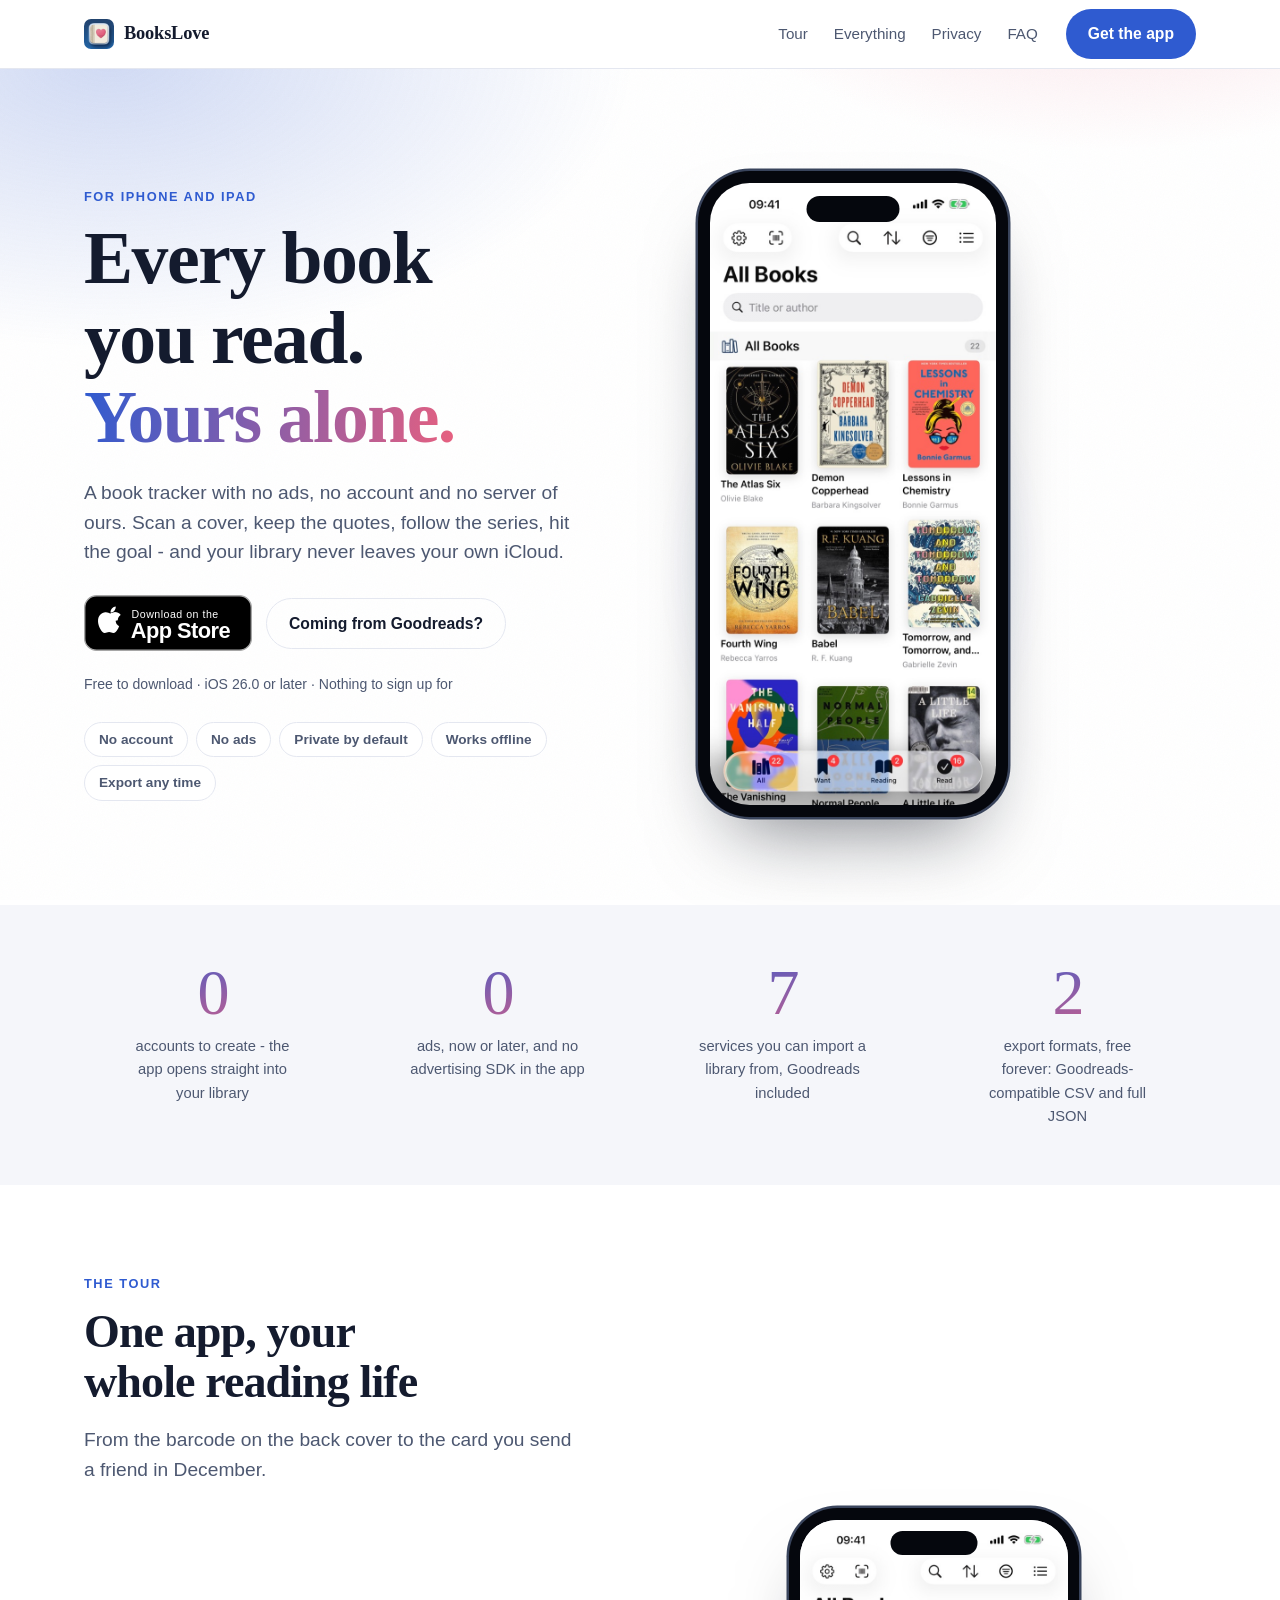
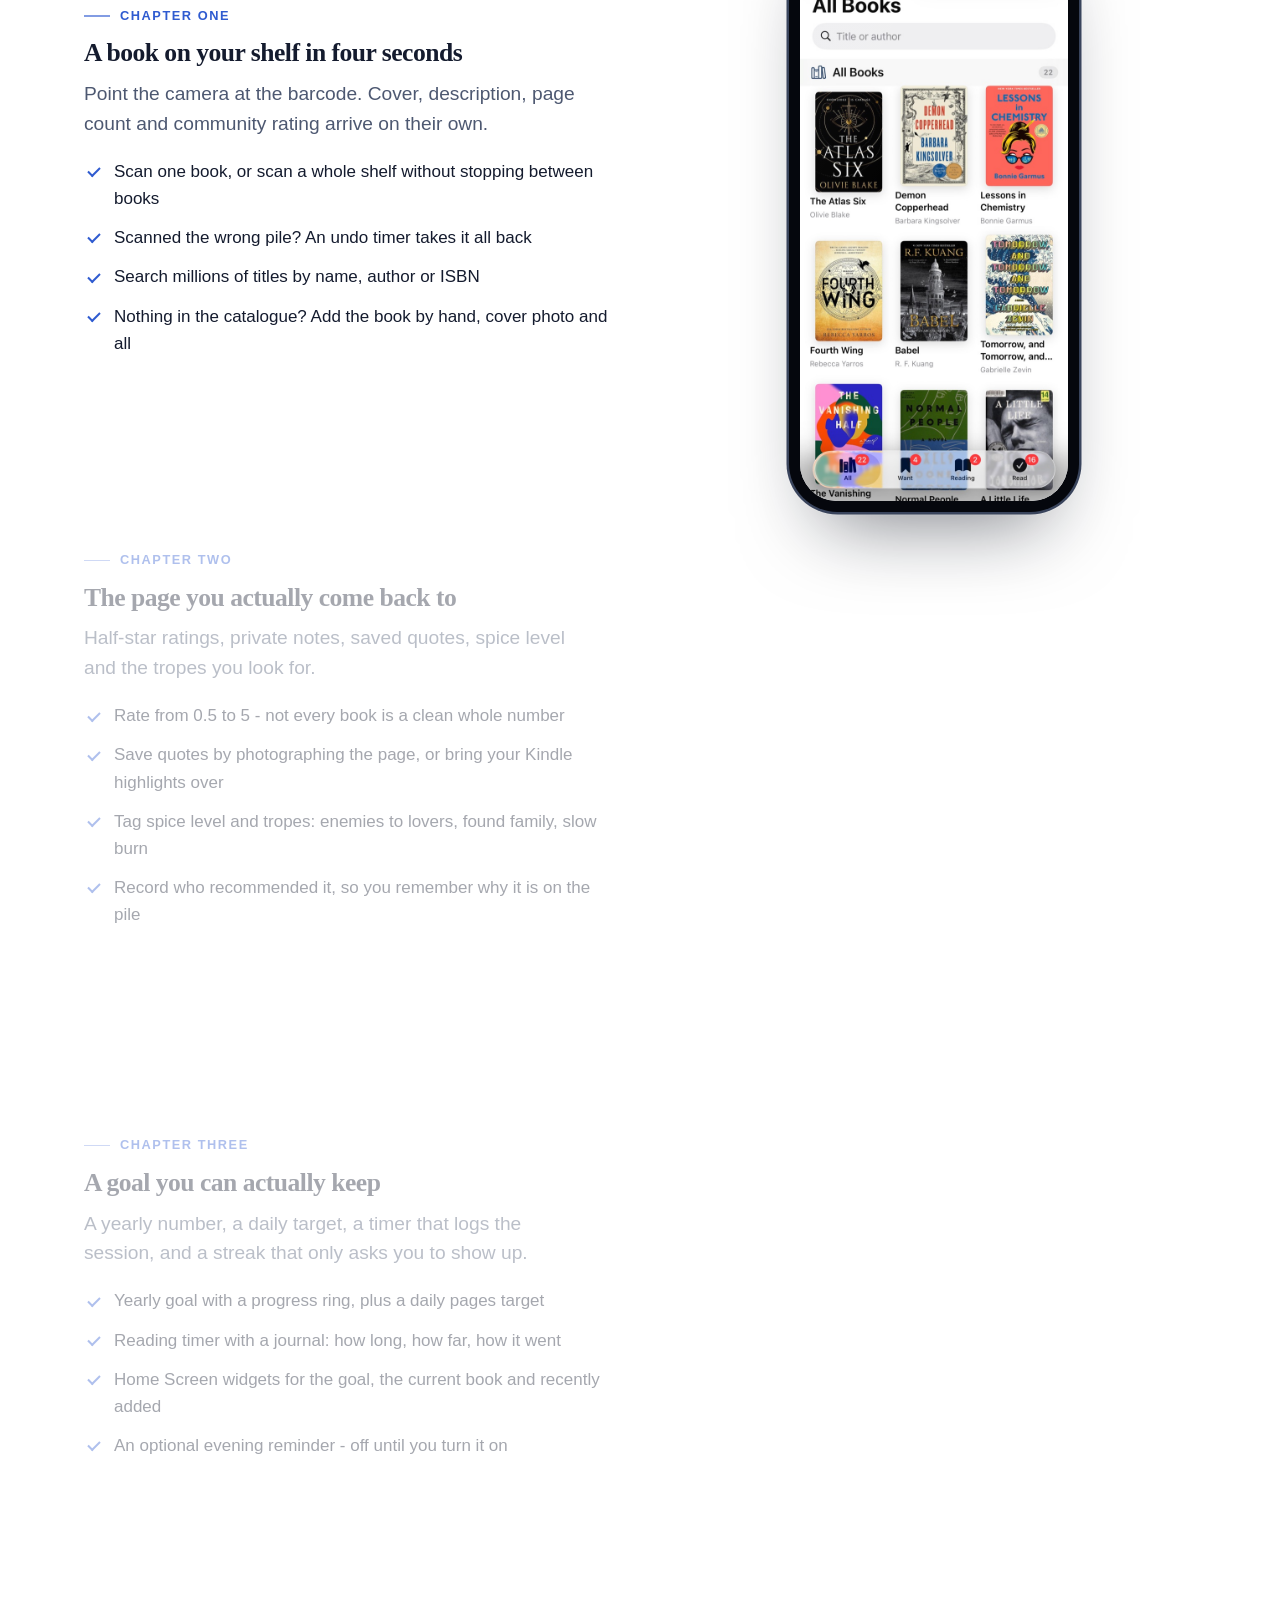
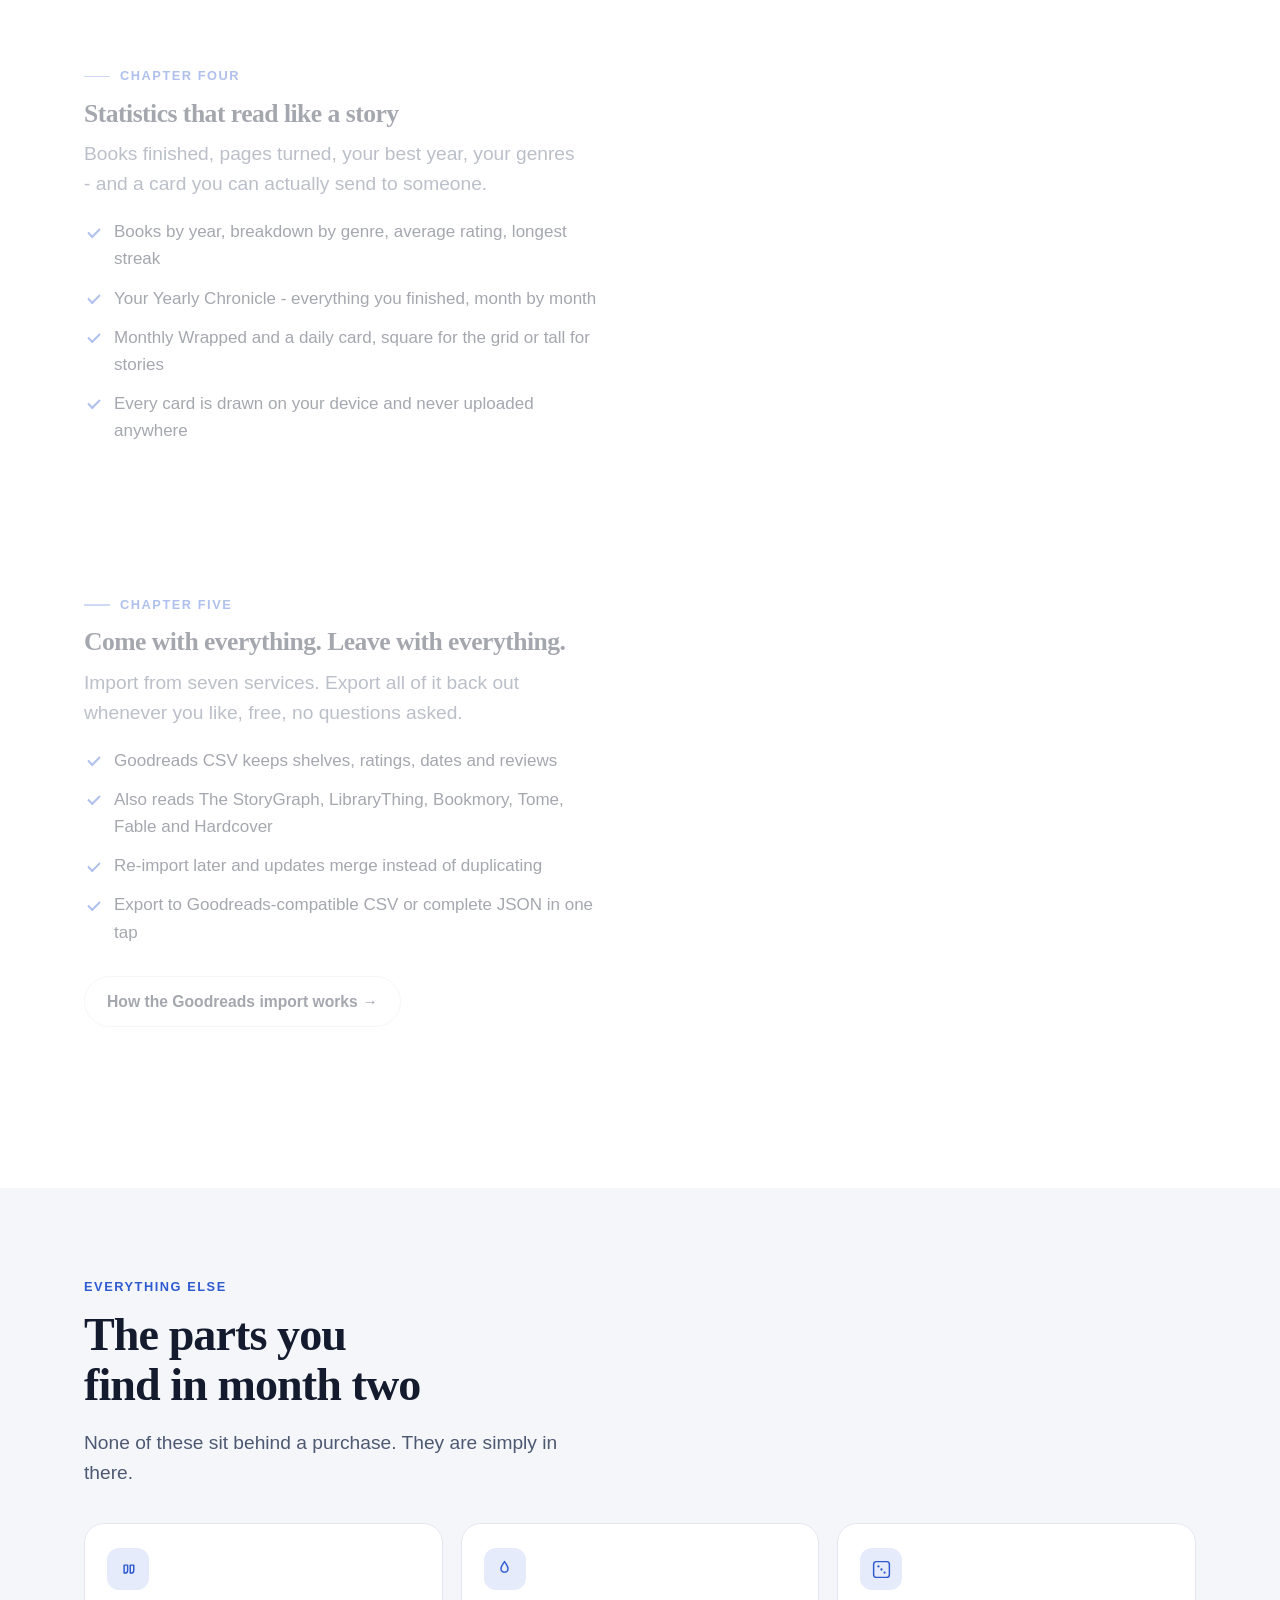
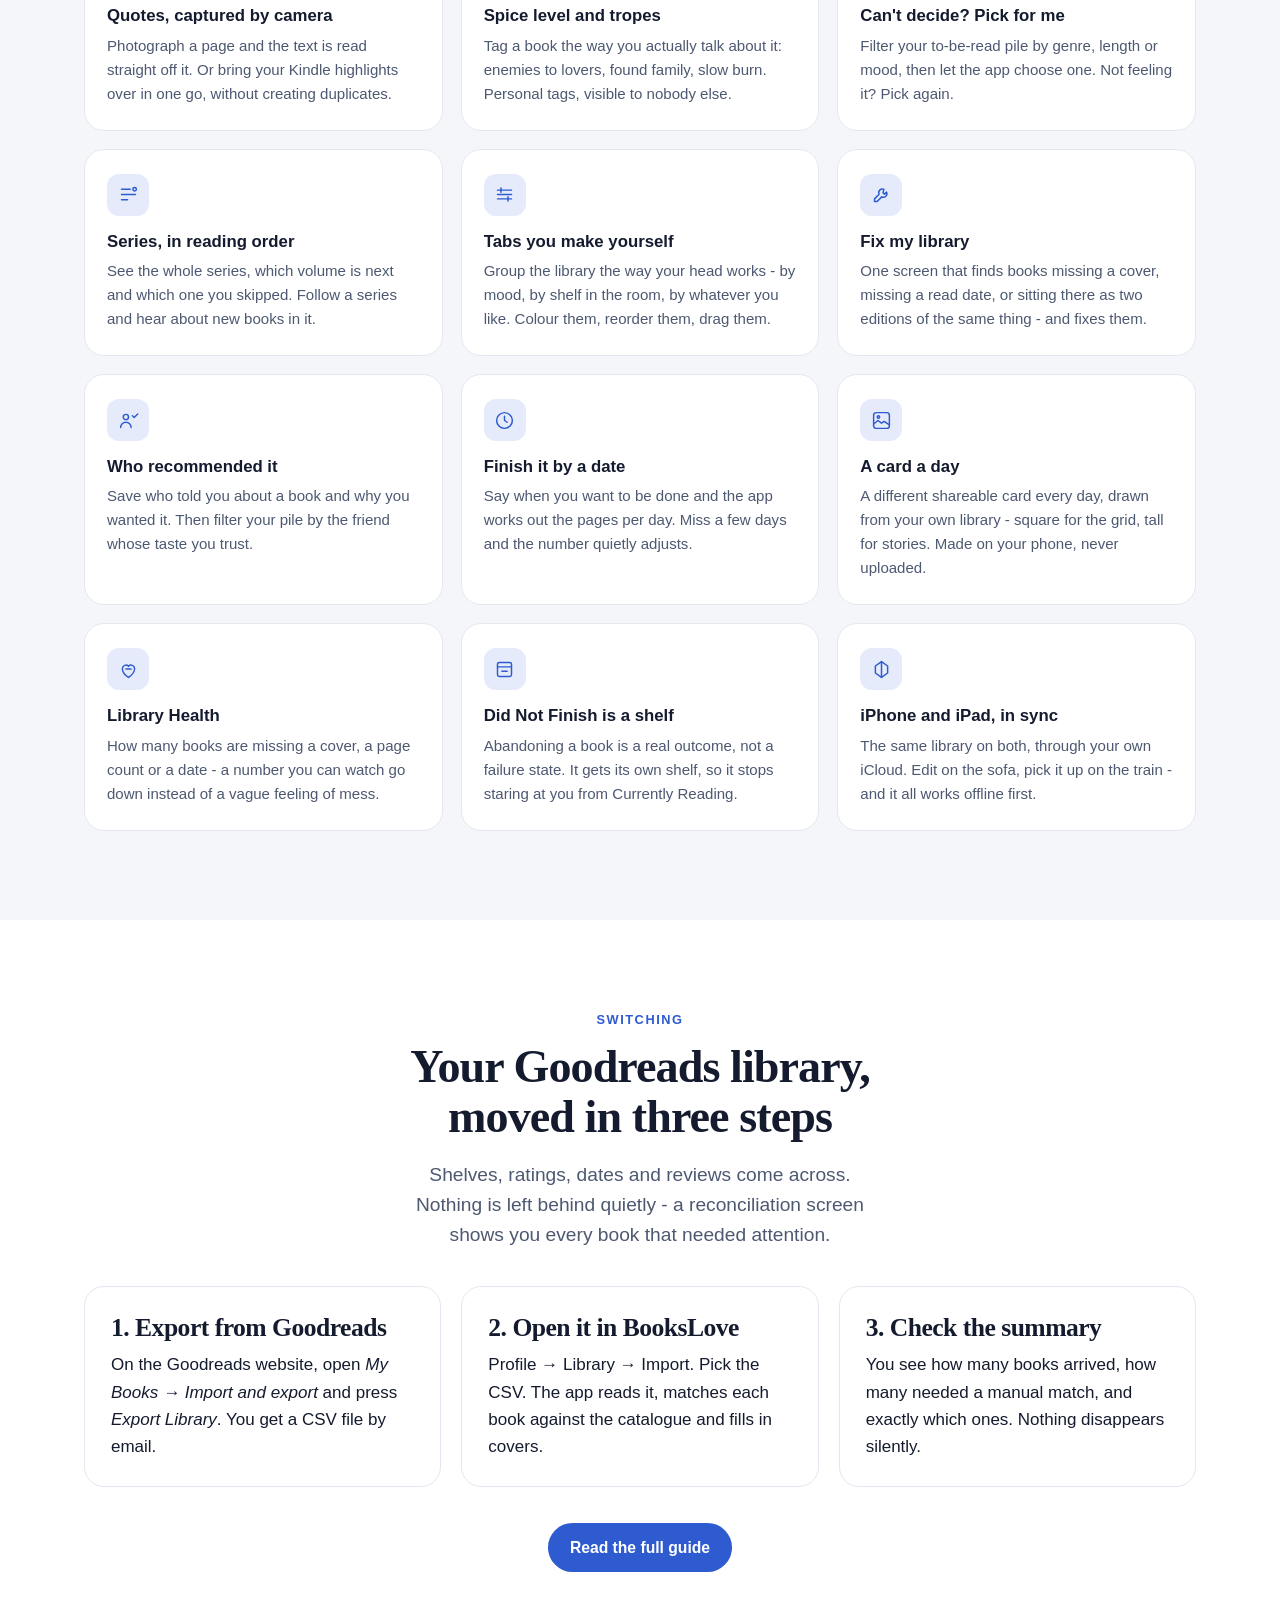
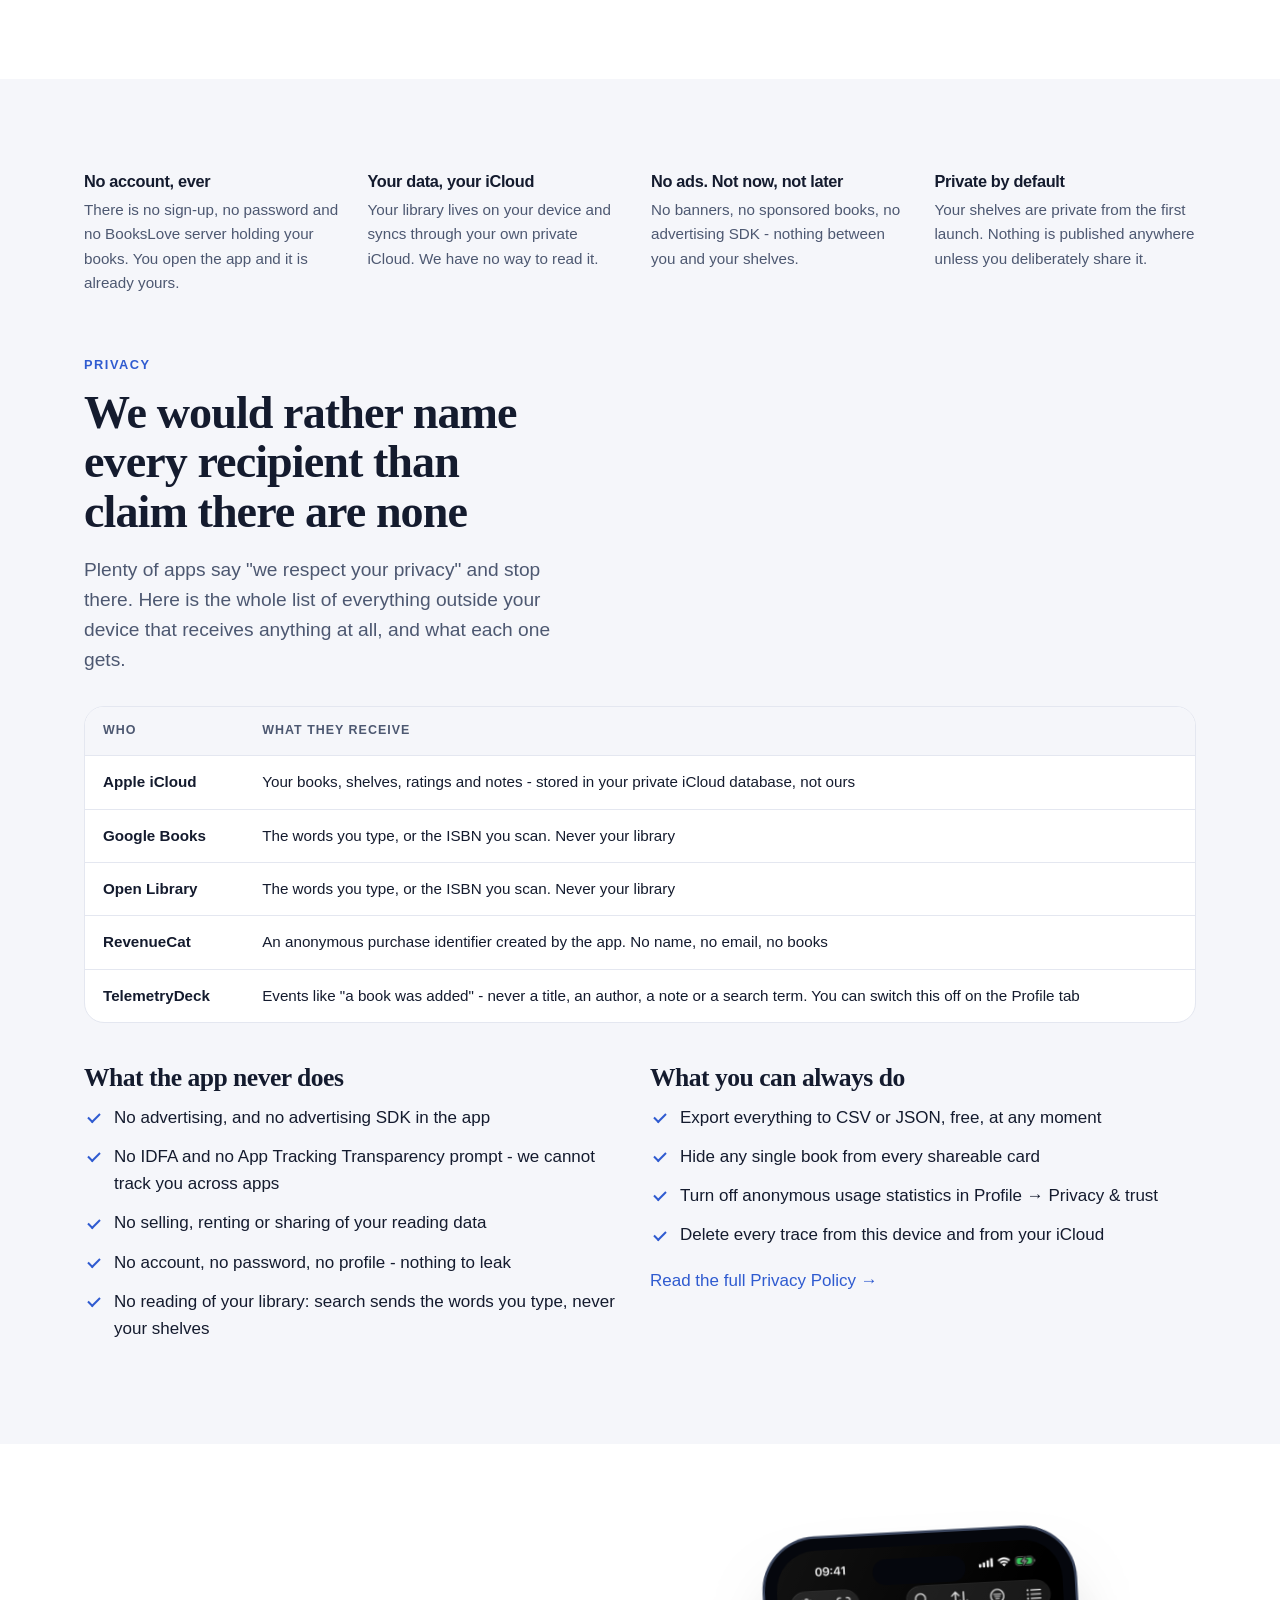
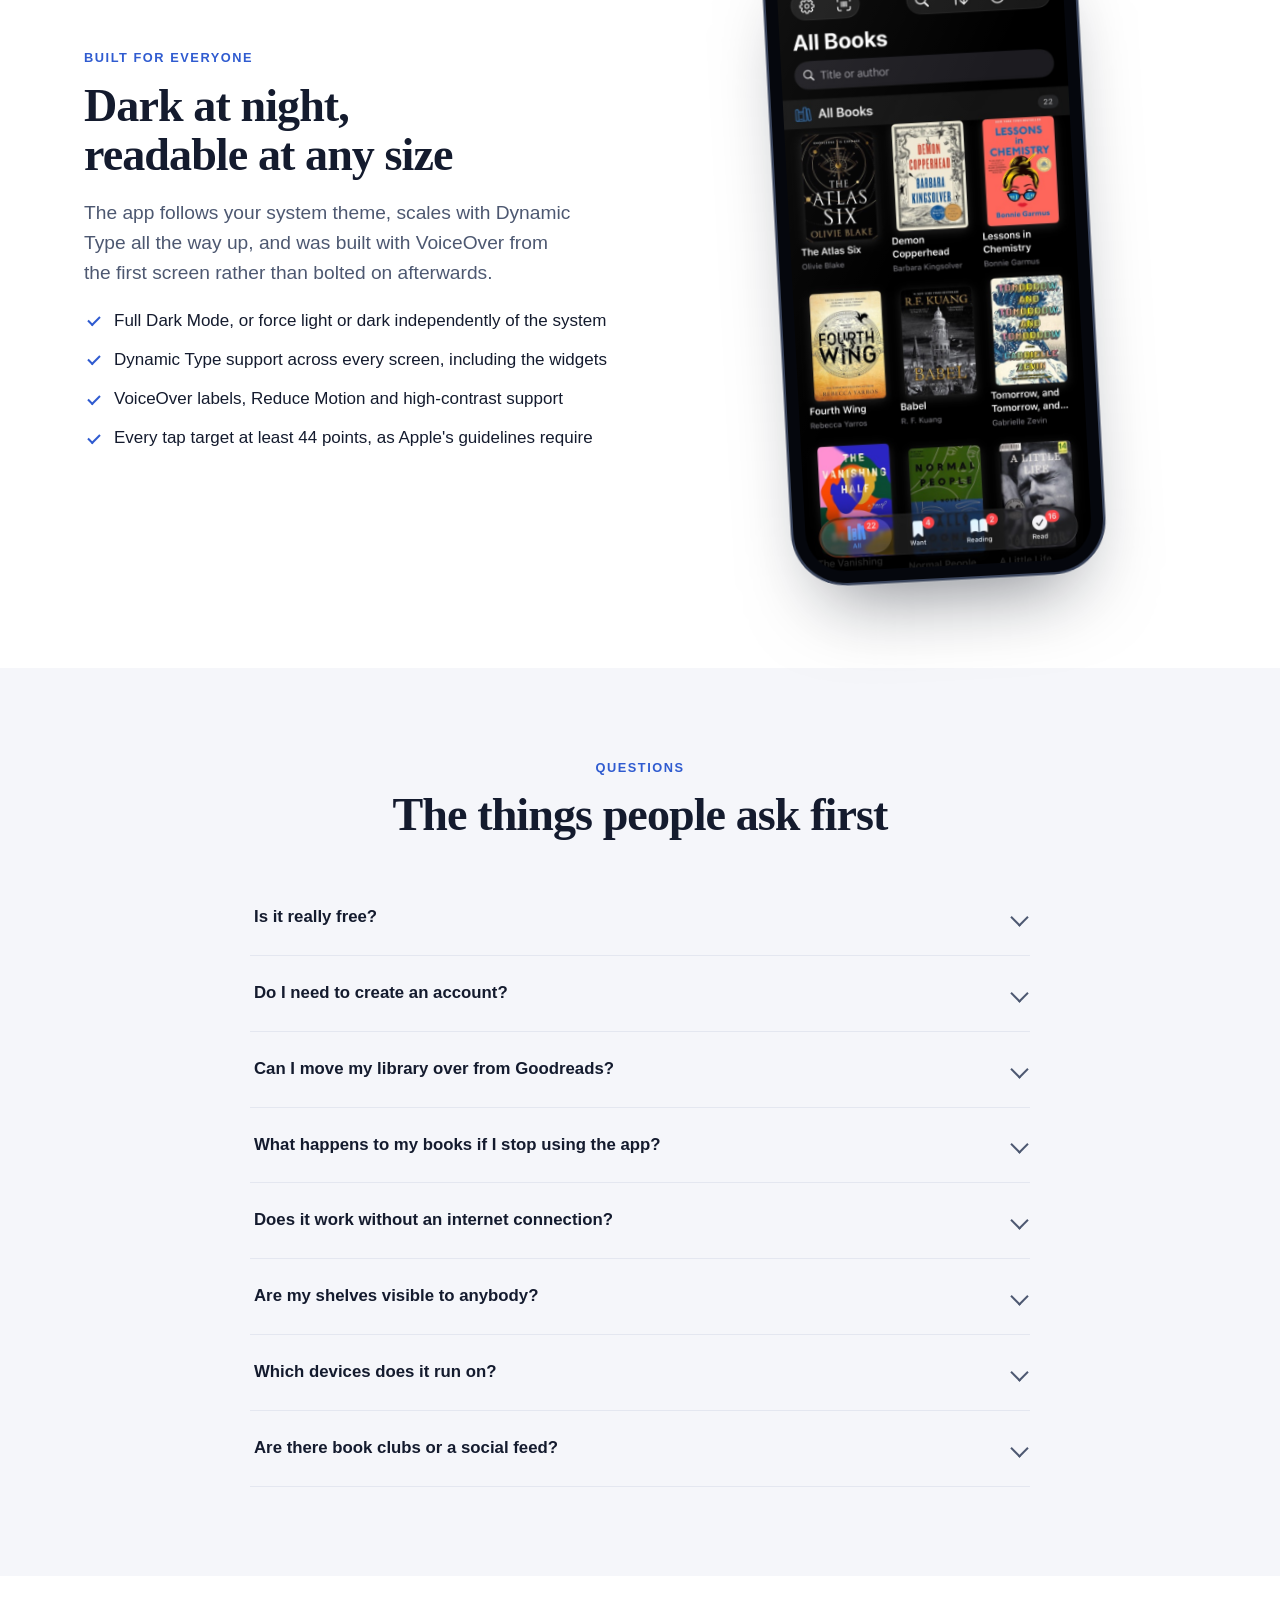
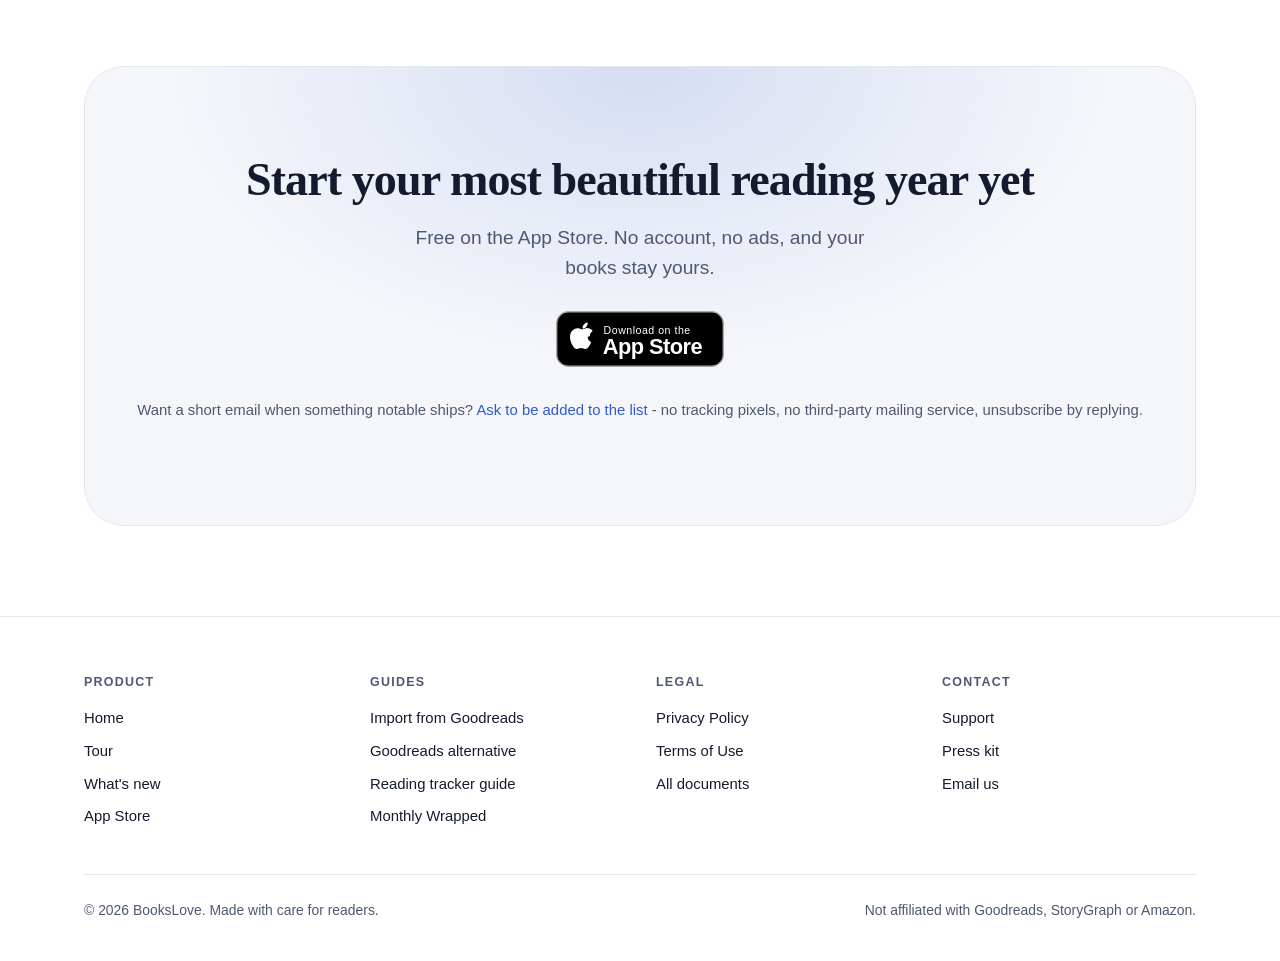
<file: index.html>
<!DOCTYPE html>
<!--
  index.html - лендинг BooksLove. T-230 (Блок 1A v1.1), редакция 2.

  ── ЧТО ИЗМЕНИЛОСЬ В РЕДАКЦИИ 2 ─────────────────────────────────────────────
  1. Рамка телефона перестала обрезать скриншот: aspect-ratio переехал с рамки
     на экран. Раньше срезало по 5,4 px с каждой стороны (3,9 % ширины), и
     интерфейс приложения выглядел вжатым в края корпуса.
  2. Шесть одинаковых блоков «текст + картинка» заменены ЛИПКОЙ СЦЕНОЙ: телефон
     стоит на месте, текст идёт мимо, кадр меняется. Одинаковые блоки читаются
     как шаблон и пролистываются не глядя.
  3. Добавлена сетка функций из двенадцати карточек. В первой редакции лендинг
     показывал примерно половину приложения: цитат, вкусовых тегов, лотереи
     TBR, своих вкладок, радара серий, «Fix my library», источника рекомендации,
     карточек дня, журнала сессий и Library Health не было вовсе.
  4. Полоса цифр, индикатор прокрутки, зерно поверх страницы.

  ── ⚠️ КОГДА ЭТУ СТРАНИЦУ МОЖНО ПУБЛИКОВАТЬ ─────────────────────────────────
  Страница описывает функции версии 1.1, а в App Store сейчас 1.0.1. Сайт
  обязан уехать ОДНОВРЕМЕННО с релизом v1.1 (T-401), не раньше: иначе он
  обещает то, чего в скачанном приложении ещё нет. Сторож следит за этим с
  другой стороны - проверка H требует, чтобы changelog.html содержал текущий
  MARKETING_VERSION проекта.

  ── ПОРЯДОК БЛОКОВ ──────────────────────────────────────────────────────────
  Подчинён порядку, в каком человек задаёт вопросы:
    1. «Что это?»            → hero.
    2. «Насколько всерьёз?»  → полоса из четырёх проверяемых цифр.
    3. «Как это работает?»   → липкая сцена из пяти глав.
    4. «А ещё что умеет?»    → сетка из двенадцати карточек.
    5. «У меня всё в Goodreads» → блок переезда.
    6. «А данные?»           → манифест приватности с ИМЕНАМИ получателей.
    7. «А если…?»            → FAQ.
    8. «Ладно.»              → финальный призыв.

  ── ПРАВИЛО ТЕКСТА ──────────────────────────────────────────────────────────
  Ни одного обещания функции, которой нет в коде. Названия экранов и кнопок
  сверены по исходникам. Формулировки про приватность скопированы из
  BookLove/Domain/Models/TrustPolicy.swift дословно.
-->
<html lang="en">
<head>
  <meta charset="utf-8">
  <meta name="viewport" content="width=device-width, initial-scale=1">

  <title>BooksLove - a private book tracker for iPhone and iPad</title>
  <meta name="description" content="Track every book you read - without ads, without an account, without a server of ours. Quotes, series, spice tags, goals and Goodreads import. For iPhone and iPad.">
  <link rel="canonical" href="https://volynetsvitalii.github.io/booklove-legal/">

  <meta name="apple-itunes-app" content="app-id=6761546582, app-argument=https://volynetsvitalii.github.io/booklove-legal/">

  <meta property="og:type" content="website">
  <meta property="og:site_name" content="BooksLove">
  <meta property="og:title" content="BooksLove - a private book tracker for iPhone and iPad">
  <meta property="og:description" content="No ads. No account. No server of ours. Your shelves live on your device and sync through your own iCloud.">
  <meta property="og:url" content="https://volynetsvitalii.github.io/booklove-legal/">
  <meta property="og:image" content="https://volynetsvitalii.github.io/booklove-legal/assets/og.png">
  <meta property="og:image:width" content="1200">
  <meta property="og:image:height" content="630">
  <meta property="og:image:alt" content="BooksLove - track your reading, keep it private">

  <meta name="twitter:card" content="summary_large_image">
  <meta name="twitter:title" content="BooksLove - a private book tracker">
  <meta name="twitter:description" content="No ads. No account. Your shelves stay yours.">
  <meta name="twitter:image" content="https://volynetsvitalii.github.io/booklove-legal/assets/og.png">

  <meta name="theme-color" content="#ffffff" media="(prefers-color-scheme: light)">
  <meta name="theme-color" content="#0b1120" media="(prefers-color-scheme: dark)">

  <link rel="icon" href="assets/favicon.svg" type="image/svg+xml">
  <link rel="apple-touch-icon" href="assets/icon.png">
  <link rel="stylesheet" href="assets/landing.css">
  <link rel="preload" as="image" href="assets/screens/library.jpg">

  <script type="application/ld+json">
  {
    "@context": "https://schema.org",
    "@type": "SoftwareApplication",
    "name": "BooksLove",
    "applicationCategory": "LifestyleApplication",
    "operatingSystem": "iOS 26.0 or later",
    "url": "https://volynetsvitalii.github.io/booklove-legal/",
    "downloadUrl": "https://apps.apple.com/app/id6761546582",
    "image": "https://volynetsvitalii.github.io/booklove-legal/assets/og.png",
    "description": "A book tracker for iPhone and iPad with no ads, no account and no server of its own. Shelves, half-star ratings, quotes, series tracking, reading goals, statistics and Goodreads import.",
    "offers": { "@type": "Offer", "price": "0", "priceCurrency": "USD" }
  }
  </script>

  <script defer src="assets/landing.js"></script>
</head>

<body>

<a class="sr-only" href="#main">Skip to content</a>

<!-- Индикатор прокрутки. Ширину задаёт landing.js. -->
<div class="progress" aria-hidden="true"></div>

<nav class="nav">
  <div class="wrap nav__inner">
    <a class="nav__brand" href="./">
      <img src="assets/icon.png" width="30" height="30" alt="">
      BooksLove
    </a>
    <div class="nav__links">
      <a href="#tour">Tour</a>
      <a href="#everything">Everything</a>
      <a href="#privacy">Privacy</a>
      <a href="#faq">FAQ</a>
    </div>
    <div class="nav__cta">
      <!-- ct= - campaign token Apple: App Store Connect → Analytics →
           Acquisition → Campaigns покажет, какая кнопка приносит установки. -->
      <a class="btn" href="https://apps.apple.com/app/id6761546582?ct=web_nav&amp;mt=8">Get the app</a>
    </div>
  </div>
</nav>

<main id="main">

<!-- ═══════════════════════════════════════════════════════════════════════
     HERO
     ═══════════════════════════════════════════════════════════════════════ -->
<header class="hero">
  <div class="wrap">
    <div class="hero__grid">

      <div>
        <p class="eyebrow">For iPhone and iPad</p>

        <h1 class="hero__title">
          Every book you read.<br>
          <span class="hero__accent">Yours alone.</span>
        </h1>

        <p class="lede hero__lede">
          A book tracker with no ads, no account and no server of ours. Scan a
          cover, keep the quotes, follow the series, hit the goal - and your
          library never leaves your own iCloud.
        </p>

        <div class="actions hero__actions">
          <a class="badge-appstore" href="https://apps.apple.com/app/id6761546582?ct=web_hero&amp;mt=8">
            <img src="assets/appstore-badge.svg" width="168" height="56" alt="Download BooksLove on the App Store">
          </a>
          <a class="btn btn--ghost" href="import-from-goodreads.html">Coming from Goodreads?</a>
        </div>

        <p class="hero__note">
          Free to download · iOS 26.0 or later · Nothing to sign up for
        </p>

        <ul class="pills" style="margin-top: 26px;">
          <li class="pill">No account</li>
          <li class="pill">No ads</li>
          <li class="pill">Private by default</li>
          <li class="pill">Works offline</li>
          <li class="pill">Export any time</li>
        </ul>
      </div>

      <div class="hero__media">
        <div class="phone phone--glow">
          <div class="phone__screen">
            <img src="assets/screens/library.jpg" width="640" height="1391"
                 alt="The BooksLove library: a grid of book covers with shelf counters at the bottom"
                 fetchpriority="high">
          </div>
        </div>
      </div>

    </div>
  </div>
</header>

<!-- ═══════════════════════════════════════════════════════════════════════
     ПОЛОСА ЦИФР
     ───────────────────────────────────────────────────────────────────────
     Все четыре числа - ПРОВЕРЯЕМЫЕ факты о продукте. Метрик вроде «100 000
     довольных читателей» здесь нет и не будет: их пришлось бы выдумать.
     ═══════════════════════════════════════════════════════════════════════ -->
<section class="section section--alt" style="padding-top: 56px; padding-bottom: 56px;">
  <div class="wrap">
    <div class="stats reveal">
      <div>
        <span class="stats__n">0</span>
        <span class="stats__l">accounts to create - the app opens straight into your library</span>
      </div>
      <div>
        <span class="stats__n">0</span>
        <span class="stats__l">ads, now or later, and no advertising SDK in the app</span>
      </div>
      <div>
        <span class="stats__n">7</span>
        <span class="stats__l">services you can import a library from, Goodreads included</span>
      </div>
      <div>
        <span class="stats__n">2</span>
        <span class="stats__l">export formats, free forever: Goodreads-compatible CSV and full JSON</span>
      </div>
    </div>
  </div>
</section>

<!-- ═══════════════════════════════════════════════════════════════════════
     ЛИПКАЯ СЦЕНА - ПЯТЬ ГЛАВ
     ───────────────────────────────────────────────────────────────────────
     Телефон прилипает к экрану, текст идёт мимо, кадр меняется.

     Связь «глава ↔ кадр» - через атрибут data-shot, а не через порядковый
     номер: с номерами перестановка двух глав в разметке молча показывала бы
     чужой экран, и заметить это можно только глазами.
     ═══════════════════════════════════════════════════════════════════════ -->
<section class="section" id="tour">
  <div class="wrap">
    <div class="lead-block reveal" style="margin-bottom: 24px;">
      <p class="eyebrow">The tour</p>
      <h2>One app, your whole reading life</h2>
      <p class="lede">From the barcode on the back cover to the card you send a
      friend in December.</p>
    </div>

    <div class="scene__grid">

      <div class="scene__steps">

        <article class="scene__step" data-shot="library">
          <p class="eyebrow">Chapter one</p>
          <h3>A book on your shelf in four seconds</h3>
          <p class="lede">Point the camera at the barcode. Cover, description,
          page count and community rating arrive on their own.</p>
          <ul class="ticks">
            <li>Scan one book, or scan a whole shelf without stopping between books</li>
            <li>Scanned the wrong pile? An undo timer takes it all back</li>
            <li>Search millions of titles by name, author or ISBN</li>
            <li>Nothing in the catalogue? Add the book by hand, cover photo and all</li>
          </ul>
        </article>

        <article class="scene__step" data-shot="bookdetail">
          <p class="eyebrow">Chapter two</p>
          <h3>The page you actually come back to</h3>
          <p class="lede">Half-star ratings, private notes, saved quotes, spice
          level and the tropes you look for.</p>
          <ul class="ticks">
            <li>Rate from 0.5 to 5 - not every book is a clean whole number</li>
            <li>Save quotes by photographing the page, or bring your Kindle highlights over</li>
            <li>Tag spice level and tropes: enemies to lovers, found family, slow burn</li>
            <li>Record who recommended it, so you remember why it is on the pile</li>
          </ul>
        </article>

        <article class="scene__step" data-shot="goal">
          <p class="eyebrow">Chapter three</p>
          <h3>A goal you can actually keep</h3>
          <p class="lede">A yearly number, a daily target, a timer that logs the
          session, and a streak that only asks you to show up.</p>
          <ul class="ticks">
            <li>Yearly goal with a progress ring, plus a daily pages target</li>
            <li>Reading timer with a journal: how long, how far, how it went</li>
            <li>Home Screen widgets for the goal, the current book and recently added</li>
            <li>An optional evening reminder - off until you turn it on</li>
          </ul>
        </article>

        <article class="scene__step" data-shot="stats">
          <p class="eyebrow">Chapter four</p>
          <h3>Statistics that read like a story</h3>
          <p class="lede">Books finished, pages turned, your best year, your
          genres - and a card you can actually send to someone.</p>
          <ul class="ticks">
            <li>Books by year, breakdown by genre, average rating, longest streak</li>
            <li>Your Yearly Chronicle - everything you finished, month by month</li>
            <li>Monthly Wrapped and a daily card, square for the grid or tall for stories</li>
            <li>Every card is drawn on your device and never uploaded anywhere</li>
          </ul>
        </article>

        <article class="scene__step" data-shot="import">
          <p class="eyebrow">Chapter five</p>
          <h3>Come with everything. Leave with everything.</h3>
          <p class="lede">Import from seven services. Export all of it back out
          whenever you like, free, no questions asked.</p>
          <ul class="ticks">
            <li>Goodreads CSV keeps shelves, ratings, dates and reviews</li>
            <li>Also reads The StoryGraph, LibraryThing, Bookmory, Tome, Fable and Hardcover</li>
            <li>Re-import later and updates merge instead of duplicating</li>
            <li>Export to Goodreads-compatible CSV or complete JSON in one tap</li>
          </ul>
          <p style="margin-top: 18px;">
            <a class="btn btn--ghost" href="import-from-goodreads.html">How the Goodreads import works →</a>
          </p>
        </article>

      </div>

      <!-- Липкий телефон. Все кадры лежат в экране СРАЗУ, друг на друге, и
           переключается только прозрачность. Подмена src давала бы вспышку
           пустого экрана на каждом переходе. -->
      <div class="scene__stage">
        <div class="phone">
          <div class="phone__screen">
            <img class="scene__shot is-active" data-shot="library"
                 src="assets/screens/library.jpg" width="640" height="1391"
                 alt="The library screen: a grid of book covers">
            <img class="scene__shot" data-shot="bookdetail"
                 src="assets/screens/bookdetail.jpg" width="640" height="1391"
                 alt="A book detail screen with cover, rating and description">
            <img class="scene__shot" data-shot="goal"
                 src="assets/screens/goal.jpg" width="640" height="1391"
                 alt="The reading goal screen with a progress ring">
            <img class="scene__shot" data-shot="stats"
                 src="assets/screens/stats.jpg" width="640" height="1391"
                 alt="The statistics screen with charts by year and genre">
            <img class="scene__shot" data-shot="import"
                 src="assets/screens/import.jpg" width="640" height="1391"
                 alt="The import screen reading a Goodreads CSV file">
          </div>
        </div>
      </div>

    </div>
  </div>
</section>

<!-- ═══════════════════════════════════════════════════════════════════════
     СЕТКА ФУНКЦИЙ - всё остальное, что умеет приложение
     ───────────────────────────────────────────────────────────────────────
     Двенадцать карточек. В первой редакции лендинга не было ни одной из
     первых десяти, и половина приложения оставалась незамеченной.
     ═══════════════════════════════════════════════════════════════════════ -->
<section class="section section--alt" id="everything">
  <div class="wrap">
    <div class="lead-block reveal">
      <p class="eyebrow">Everything else</p>
      <h2>The parts you find in month two</h2>
      <p class="lede">None of these sit behind a purchase. They are simply in
      there.</p>
    </div>

    <div class="fgrid reveal" style="margin-top: 36px;">

      <div class="fcard">
        <span class="fcard__icon" aria-hidden="true">
          <svg viewBox="0 0 24 24" fill="none" stroke="currentColor" stroke-width="1.7" stroke-linecap="round" stroke-linejoin="round">
            <path d="M7 7h4v6a3 3 0 0 1-3 3H7zM14 7h4v6a3 3 0 0 1-3 3h-1z"/>
          </svg>
        </span>
        <h3>Quotes, captured by camera</h3>
        <p>Photograph a page and the text is read straight off it. Or bring your
        Kindle highlights over in one go, without creating duplicates.</p>
      </div>

      <div class="fcard">
        <span class="fcard__icon" aria-hidden="true">
          <svg viewBox="0 0 24 24" fill="none" stroke="currentColor" stroke-width="1.7" stroke-linecap="round" stroke-linejoin="round">
            <path d="M12 3c2.5 3.5 4 5.8 4 8a4 4 0 0 1-8 0c0-2.2 1.5-4.5 4-8z"/>
          </svg>
        </span>
        <h3>Spice level and tropes</h3>
        <p>Tag a book the way you actually talk about it: enemies to lovers,
        found family, slow burn. Personal tags, visible to nobody else.</p>
      </div>

      <div class="fcard">
        <span class="fcard__icon" aria-hidden="true">
          <svg viewBox="0 0 24 24" fill="none" stroke="currentColor" stroke-width="1.7" stroke-linecap="round" stroke-linejoin="round">
            <rect x="3" y="3" width="18" height="18" rx="3"/>
            <circle cx="8.5" cy="8.5" r="1.3" fill="currentColor" stroke="none"/>
            <circle cx="12" cy="12" r="1.3" fill="currentColor" stroke="none"/>
            <circle cx="15.5" cy="15.5" r="1.3" fill="currentColor" stroke="none"/>
          </svg>
        </span>
        <h3>Can't decide? Pick for me</h3>
        <p>Filter your to-be-read pile by genre, length or mood, then let the app
        choose one. Not feeling it? Pick again.</p>
      </div>

      <div class="fcard">
        <span class="fcard__icon" aria-hidden="true">
          <svg viewBox="0 0 24 24" fill="none" stroke="currentColor" stroke-width="1.7" stroke-linecap="round" stroke-linejoin="round">
            <path d="M4 6h10M4 12h16M4 18h7"/><circle cx="19" cy="6" r="2"/>
          </svg>
        </span>
        <h3>Series, in reading order</h3>
        <p>See the whole series, which volume is next and which one you skipped.
        Follow a series and hear about new books in it.</p>
      </div>

      <div class="fcard">
        <span class="fcard__icon" aria-hidden="true">
          <svg viewBox="0 0 24 24" fill="none" stroke="currentColor" stroke-width="1.7" stroke-linecap="round" stroke-linejoin="round">
            <path d="M4 7h16M4 12h16M4 17h16"/><path d="M8 4.5v5M16 14.5v5"/>
          </svg>
        </span>
        <h3>Tabs you make yourself</h3>
        <p>Group the library the way your head works - by mood, by shelf in the
        room, by whatever you like. Colour them, reorder them, drag them.</p>
      </div>

      <div class="fcard">
        <span class="fcard__icon" aria-hidden="true">
          <svg viewBox="0 0 24 24" fill="none" stroke="currentColor" stroke-width="1.7" stroke-linecap="round" stroke-linejoin="round">
            <path d="M14.7 6.3a4 4 0 0 0-5.4 5.4L4 17v3h3l5.3-5.3a4 4 0 0 0 5.4-5.4l-2.3 2.3-1.7-1.7z"/>
          </svg>
        </span>
        <h3>Fix my library</h3>
        <p>One screen that finds books missing a cover, missing a read date, or
        sitting there as two editions of the same thing - and fixes them.</p>
      </div>

      <div class="fcard">
        <span class="fcard__icon" aria-hidden="true">
          <svg viewBox="0 0 24 24" fill="none" stroke="currentColor" stroke-width="1.7" stroke-linecap="round" stroke-linejoin="round">
            <circle cx="9" cy="8" r="3"/><path d="M3 20a6 6 0 0 1 12 0"/><path d="M16.5 6.5l2 2 4-4"/>
          </svg>
        </span>
        <h3>Who recommended it</h3>
        <p>Save who told you about a book and why you wanted it. Then filter your
        pile by the friend whose taste you trust.</p>
      </div>

      <div class="fcard">
        <span class="fcard__icon" aria-hidden="true">
          <svg viewBox="0 0 24 24" fill="none" stroke="currentColor" stroke-width="1.7" stroke-linecap="round" stroke-linejoin="round">
            <circle cx="12" cy="12" r="9"/><path d="M12 7v5l3 2"/>
          </svg>
        </span>
        <h3>Finish it by a date</h3>
        <p>Say when you want to be done and the app works out the pages per day.
        Miss a few days and the number quietly adjusts.</p>
      </div>

      <div class="fcard">
        <span class="fcard__icon" aria-hidden="true">
          <svg viewBox="0 0 24 24" fill="none" stroke="currentColor" stroke-width="1.7" stroke-linecap="round" stroke-linejoin="round">
            <rect x="3" y="3" width="18" height="18" rx="3"/><path d="M3 16l5-4 4 3 3-2 6 4"/><circle cx="8.5" cy="8" r="1.4"/>
          </svg>
        </span>
        <h3>A card a day</h3>
        <p>A different shareable card every day, drawn from your own library -
        square for the grid, tall for stories. Made on your phone, never uploaded.</p>
      </div>

      <div class="fcard">
        <span class="fcard__icon" aria-hidden="true">
          <svg viewBox="0 0 24 24" fill="none" stroke="currentColor" stroke-width="1.7" stroke-linecap="round" stroke-linejoin="round">
            <path d="M12 21s-7-4.6-7-10a4 4 0 0 1 7-2.6A4 4 0 0 1 19 11c0 5.4-7 10-7 10z"/><path d="M9 11.5h6"/>
          </svg>
        </span>
        <h3>Library Health</h3>
        <p>How many books are missing a cover, a page count or a date - a number
        you can watch go down instead of a vague feeling of mess.</p>
      </div>

      <div class="fcard">
        <span class="fcard__icon" aria-hidden="true">
          <svg viewBox="0 0 24 24" fill="none" stroke="currentColor" stroke-width="1.7" stroke-linecap="round" stroke-linejoin="round">
            <rect x="4" y="4" width="16" height="16" rx="2"/><path d="M4 9h16"/><path d="M9 14h6"/>
          </svg>
        </span>
        <h3>Did Not Finish is a shelf</h3>
        <p>Abandoning a book is a real outcome, not a failure state. It gets its
        own shelf, so it stops staring at you from Currently Reading.</p>
      </div>

      <div class="fcard">
        <span class="fcard__icon" aria-hidden="true">
          <svg viewBox="0 0 24 24" fill="none" stroke="currentColor" stroke-width="1.7" stroke-linecap="round" stroke-linejoin="round">
            <path d="M12 3l7 5v8l-7 5-7-5V8z"/><path d="M12 3v18"/>
          </svg>
        </span>
        <h3>iPhone and iPad, in sync</h3>
        <p>The same library on both, through your own iCloud. Edit on the sofa,
        pick it up on the train - and it all works offline first.</p>
      </div>

    </div>
  </div>
</section>

<!-- ═══════════════════════════════════════════════════════════════════════
     ПЕРЕЕЗД С GOODREADS
     ═══════════════════════════════════════════════════════════════════════ -->
<section class="section">
  <div class="wrap">
    <div class="measure center reveal">
      <p class="eyebrow">Switching</p>
      <h2>Your Goodreads library, moved in three steps</h2>
      <p class="lede" style="margin: 0 auto 36px;">Shelves, ratings, dates and
      reviews come across. Nothing is left behind quietly - a reconciliation
      screen shows you every book that needed attention.</p>
    </div>

    <div class="grid-3">
      <div class="card reveal">
        <h3>1. Export from Goodreads</h3>
        <p>On the Goodreads website, open <em class="ext-path">My Books → Import and export</em>
        and press <em>Export Library</em>. You get a CSV file by email.</p>
      </div>
      <div class="card reveal reveal--d1">
        <h3>2. Open it in BooksLove</h3>
        <p><span class="app-path">Profile → Library → Import</span>. Pick the CSV. The app reads it, matches each book
        against the catalogue and fills in covers.</p>
      </div>
      <div class="card reveal reveal--d2">
        <h3>3. Check the summary</h3>
        <p>You see how many books arrived, how many needed a manual match, and
        exactly which ones. Nothing disappears silently.</p>
      </div>
    </div>

    <p class="center" style="margin-top: 36px;">
      <a class="btn" href="import-from-goodreads.html">Read the full guide</a>
    </p>
  </div>
</section>

<!-- ═══════════════════════════════════════════════════════════════════════
     МАНИФЕСТ ПРИВАТНОСТИ
     ───────────────────────────────────────────────────────────────────────
     Четыре обещания - дословно из TrustPolicy.promises. Таблица получателей -
     точная копия TrustPolicy.dataRecipients, включая ОБЕ сторонние
     библиотеки: умолчание о них было бы тем самым способом соврать, который
     ловит Scripts/trust-audit.sh с другой стороны.
     ═══════════════════════════════════════════════════════════════════════ -->
<section class="section section--alt" id="privacy">
  <div class="wrap">
    <div class="promise reveal" style="margin-bottom: 56px;">
      <div>
        <h3>No account, ever</h3>
        <p>There is no sign-up, no password and no BooksLove server holding your books. You open the app and it is already yours.</p>
      </div>
      <div>
        <h3>Your data, your iCloud</h3>
        <p>Your library lives on your device and syncs through your own private iCloud. We have no way to read it.</p>
      </div>
      <div>
        <h3>No ads. Not now, not later</h3>
        <p>No banners, no sponsored books, no advertising SDK - nothing between you and your shelves.</p>
      </div>
      <div>
        <h3>Private by default</h3>
        <p>Your shelves are private from the first launch. Nothing is published anywhere unless you deliberately share it.</p>
      </div>
    </div>

    <div class="lead-block reveal">
      <p class="eyebrow">Privacy</p>
      <h2>We would rather name every recipient than claim there are none</h2>
      <p class="lede">Plenty of apps say "we respect your privacy" and stop
      there. Here is the whole list of everything outside your device that
      receives anything at all, and what each one gets.</p>
    </div>

    <div class="table-scroll reveal" style="margin-top: 32px;">
      <table class="compare">
        <thead>
          <tr><th scope="col">Who</th><th scope="col">What they receive</th></tr>
        </thead>
        <tbody>
          <tr><th scope="row">Apple iCloud</th><td>Your books, shelves, ratings and notes - stored in your private iCloud database, not ours</td></tr>
          <tr><th scope="row">Google Books</th><td>The words you type, or the ISBN you scan. Never your library</td></tr>
          <tr><th scope="row">Open Library</th><td>The words you type, or the ISBN you scan. Never your library</td></tr>
          <tr><th scope="row">RevenueCat</th><td>An anonymous purchase identifier created by the app. No name, no email, no books</td></tr>
          <tr><th scope="row">TelemetryDeck</th><td>Events like "a book was added" - never a title, an author, a note or a search term. You can switch this off on the Profile tab</td></tr>
        </tbody>
      </table>
    </div>

    <div class="grid-2 reveal" style="margin-top: 40px;">
      <div>
        <h3>What the app never does</h3>
        <ul class="ticks">
          <li>No advertising, and no advertising SDK in the app</li>
          <li>No IDFA and no App Tracking Transparency prompt - we cannot track you across apps</li>
          <li>No selling, renting or sharing of your reading data</li>
          <li>No account, no password, no profile - nothing to leak</li>
          <li>No reading of your library: search sends the words you type, never your shelves</li>
        </ul>
      </div>
      <div>
        <h3>What you can always do</h3>
        <ul class="ticks">
          <li>Export everything to CSV or JSON, free, at any moment</li>
          <li>Hide any single book from every shareable card</li>
          <li>Turn off anonymous usage statistics in <span class="app-path">Profile → Privacy &amp; trust</span></li>
          <li>Delete every trace from this device and from your iCloud</li>
        </ul>
        <p style="margin-top: 18px;">
          <a href="privacy.html">Read the full Privacy Policy →</a>
        </p>
      </div>
    </div>
  </div>
</section>

<!-- ═══════════════════════════════════════════════════════════════════════
     ТЁМНАЯ ТЕМА И ДОСТУПНОСТЬ
     ═══════════════════════════════════════════════════════════════════════ -->
<section class="section">
  <div class="wrap">
    <div class="feature reveal">
      <div>
        <p class="eyebrow">Built for everyone</p>
        <h2>Dark at night, readable at any size</h2>
        <p class="lede">The app follows your system theme, scales with Dynamic
        Type all the way up, and was built with VoiceOver from the first screen
        rather than bolted on afterwards.</p>
        <ul class="ticks">
          <li>Full Dark Mode, or force light or dark independently of the system</li>
          <li>Dynamic Type support across every screen, including the widgets</li>
          <li>VoiceOver labels, Reduce Motion and high-contrast support</li>
          <li>Every tap target at least 44 points, as Apple's guidelines require</li>
        </ul>
      </div>
      <div class="feature__media">
        <div class="phone phone--tilt">
          <div class="phone__screen">
            <img src="assets/screens/darkmode.jpg" width="640" height="1391" loading="lazy"
                 alt="The same library screen in dark mode, with light text on a dark background">
          </div>
        </div>
      </div>
    </div>
  </div>
</section>

<!-- ═══════════════════════════════════════════════════════════════════════
     FAQ
     ───────────────────────────────────────────────────────────────────────
     На <details>/<summary>: раскрывается силами браузера, работает с
     клавиатуры и без JavaScript. landing.js только сворачивает соседей.
     ═══════════════════════════════════════════════════════════════════════ -->
<section class="section section--alt" id="faq">
  <div class="wrap">
    <div class="measure center reveal">
      <p class="eyebrow">Questions</p>
      <h2>The things people ask first</h2>
    </div>

    <div class="faq reveal" style="margin-top: 40px;">

      <details>
        <summary>Is it really free?</summary>
        <div class="faq__a">
          <p>Downloading and using BooksLove is free. Unlimited books, every
          statistic, iCloud sync and full export are free forever and are never
          placed behind a purchase - that is a written guarantee in the app, not
          a launch promotion. There is an optional subscription for people who
          want to support the work; it does not unlock the core of the app.</p>
        </div>
      </details>

      <details>
        <summary>Do I need to create an account?</summary>
        <div class="faq__a">
          <p>No. There is no sign-up, no password and no BooksLove server. The
          app opens straight into your library. Syncing between your iPhone and
          iPad happens through your own iCloud account, which you already have.</p>
        </div>
      </details>

      <details>
        <summary>Can I move my library over from Goodreads?</summary>
        <div class="faq__a">
          <p>Yes. Export a CSV from Goodreads, open it in BooksLove, and your
          shelves, ratings, dates and reviews come across. You can re-import the
          same file later - updates are merged instead of duplicated. The same
          importer also reads The StoryGraph, LibraryThing, Bookmory, Tome,
          Fable and Hardcover.
          <a href="import-from-goodreads.html">Full guide here.</a></p>
        </div>
      </details>

      <details>
        <summary>What happens to my books if I stop using the app?</summary>
        <div class="faq__a">
          <p>You take them with you. Export the whole library to a
          Goodreads-compatible CSV or a complete JSON file in one tap, at any
          time, without a subscription. The door out is as wide as the door in -
          that is deliberate.</p>
        </div>
      </details>

      <details>
        <summary>Does it work without an internet connection?</summary>
        <div class="faq__a">
          <p>Yes. Your library is stored on the device, so reading, rating,
          editing and logging sessions all work offline. Only searching the
          catalogue and downloading covers need a connection, and changes made
          offline sync when you are back online.</p>
        </div>
      </details>

      <details>
        <summary>Are my shelves visible to anybody?</summary>
        <div class="faq__a">
          <p>No. There is no public profile, no feed and nowhere to publish to.
          Sharing only happens when you deliberately create a card and send it
          yourself, and any single book can be marked so it never appears on one.</p>
        </div>
      </details>

      <details>
        <summary>Which devices does it run on?</summary>
        <div class="faq__a">
          <p>iPhone and iPad running iOS or iPadOS 26.0 or later. The same
          library appears on both through iCloud, and there are Home Screen
          widgets for the reading goal, the book you're on and recently added
          books.</p>
        </div>
      </details>

      <details>
        <summary>Are there book clubs or a social feed?</summary>
        <div class="faq__a">
          <p>Not today. BooksLove is a personal reading tracker. If a social
          layer is ever built, it will be something you opt into deliberately -
          the private-by-default behaviour described above is not going to be
          quietly reversed.</p>
        </div>
      </details>

    </div>
  </div>
</section>

<!-- ═══════════════════════════════════════════════════════════════════════
     ФИНАЛЬНЫЙ ПРИЗЫВ + ПОДПИСКА
     ───────────────────────────────────────────────────────────────────────
     Подписка - обычная mailto-ссылка, а НЕ форма Mailchimp или Buttondown.
     Любой такой сервис ставит на страницу чужой скрипт и cookie, то есть
     ровно то, чего приложение обещает не делать.
     ═══════════════════════════════════════════════════════════════════════ -->
<section class="section">
  <div class="wrap">
    <div class="cta reveal">
      <h2>Start your most beautiful reading year yet</h2>
      <p class="lede" style="margin: 0 auto 28px;">Free on the App Store.
      No account, no ads, and your books stay yours.</p>

      <div class="actions">
        <a class="badge-appstore" href="https://apps.apple.com/app/id6761546582?ct=web_footer&amp;mt=8">
          <img src="assets/appstore-badge.svg" width="168" height="56" alt="Download BooksLove on the App Store">
        </a>
      </div>

      <p class="muted" style="margin-top: 32px; font-size: .93rem;">
        Want a short email when something notable ships?
        <a href="mailto:volynetsvitalii82@gmail.com?subject=BooksLove%20updates">Ask to be added to the list</a>
        - no tracking pixels, no third-party mailing service, unsubscribe by replying.
      </p>
    </div>
  </div>
</section>

</main>

<footer class="foot">
  <div class="wrap">
    <div class="foot__cols">

      <div>
        <h4>Product</h4>
        <ul>
          <li><a href="./">Home</a></li>
          <li><a href="#tour">Tour</a></li>
          <li><a href="changelog.html">What's new</a></li>
          <li><a href="https://apps.apple.com/app/id6761546582?ct=web_footer_link&amp;mt=8">App Store</a></li>
        </ul>
      </div>

      <div>
        <h4>Guides</h4>
        <ul>
          <li><a href="import-from-goodreads.html">Import from Goodreads</a></li>
          <li><a href="goodreads-alternative.html">Goodreads alternative</a></li>
          <li><a href="reading-tracker.html">Reading tracker guide</a></li>
          <li><a href="wrapped.html">Monthly Wrapped</a></li>
        </ul>
      </div>

      <div>
        <h4>Legal</h4>
        <ul>
          <li><a href="privacy.html">Privacy Policy</a></li>
          <li><a href="terms.html">Terms of Use</a></li>
          <li><a href="legal.html">All documents</a></li>
        </ul>
      </div>

      <div>
        <h4>Contact</h4>
        <ul>
          <li><a href="support.html">Support</a></li>
          <li><a href="press.html">Press kit</a></li>
          <li><a href="mailto:volynetsvitalii82@gmail.com">Email us</a></li>
        </ul>
      </div>

    </div>

    <div class="foot__bottom">
      <!-- data-year подставляет landing.js. Значение в разметке - запасное. -->
      <span>© <span data-year>2026</span> BooksLove. Made with care for readers.</span>
      <span>Not affiliated with Goodreads, StoryGraph or Amazon.</span>
    </div>
  </div>
</footer>

</body>
</html>
</file>
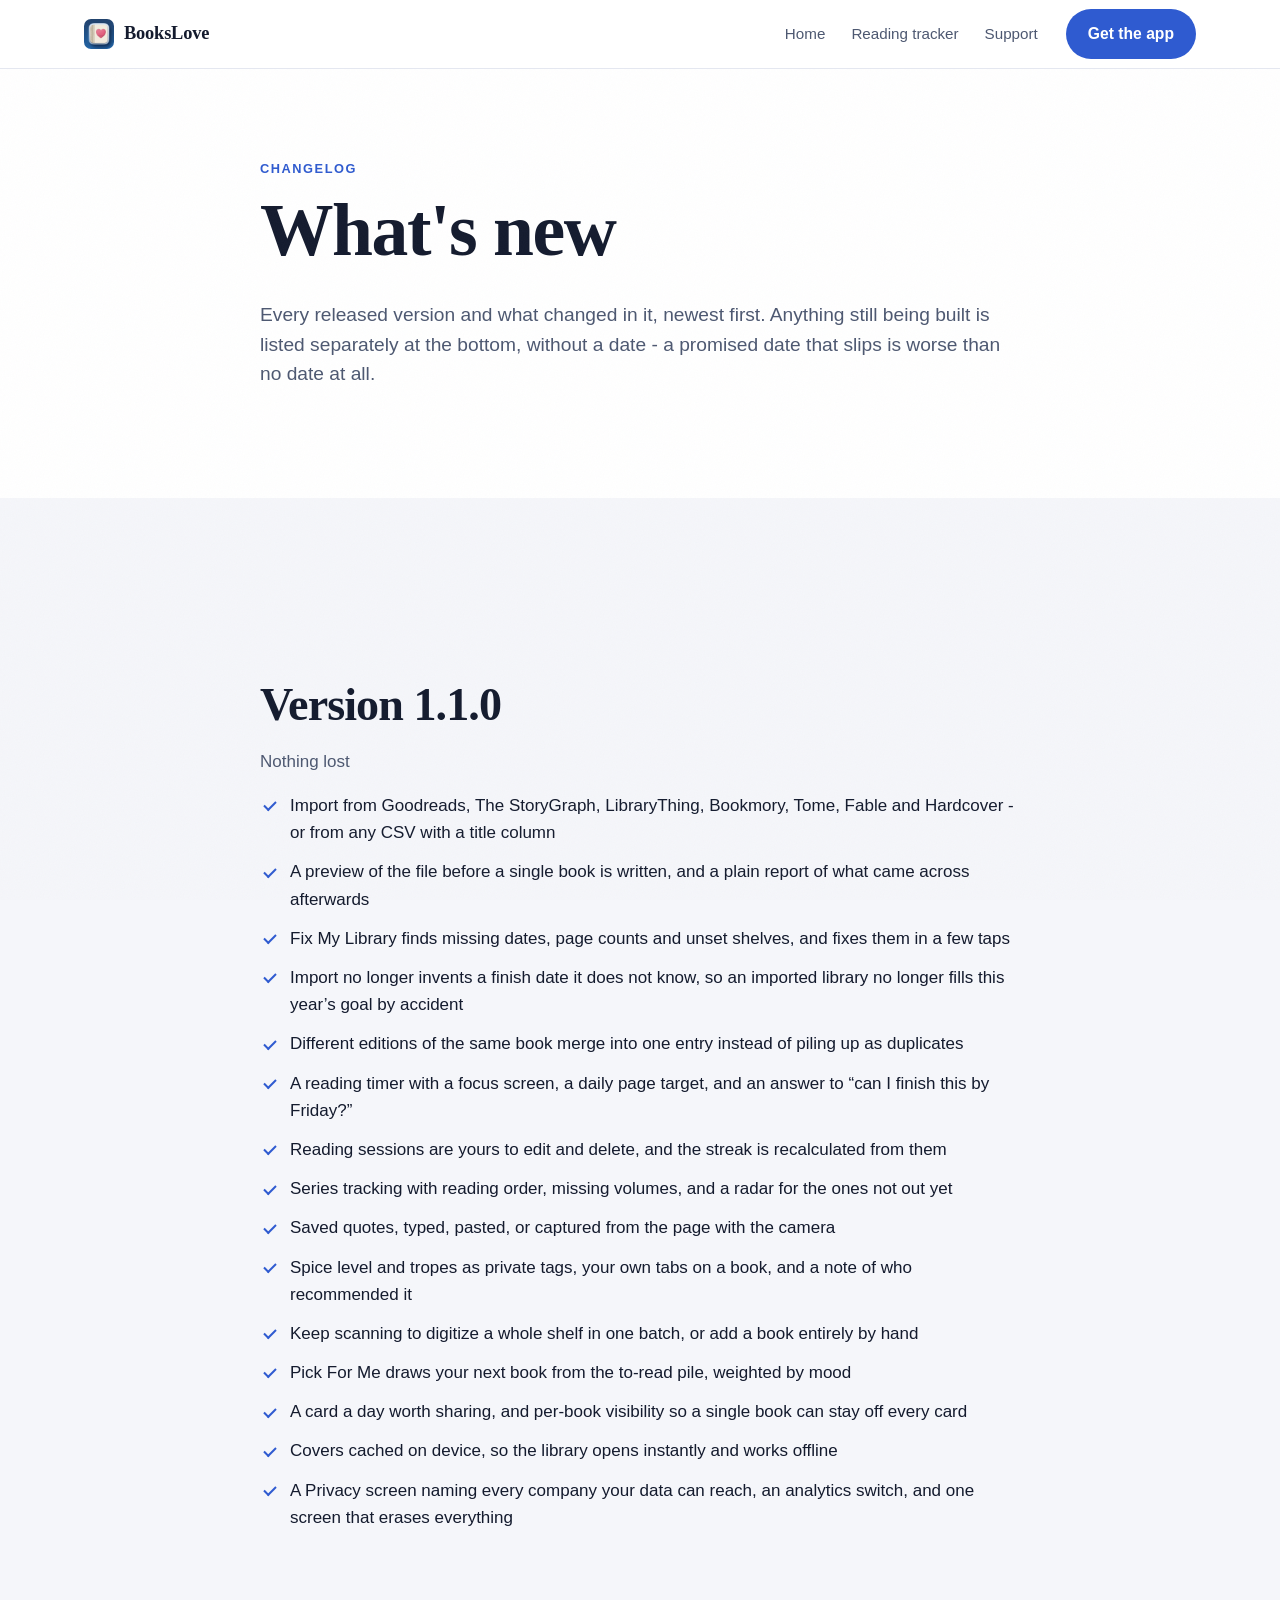
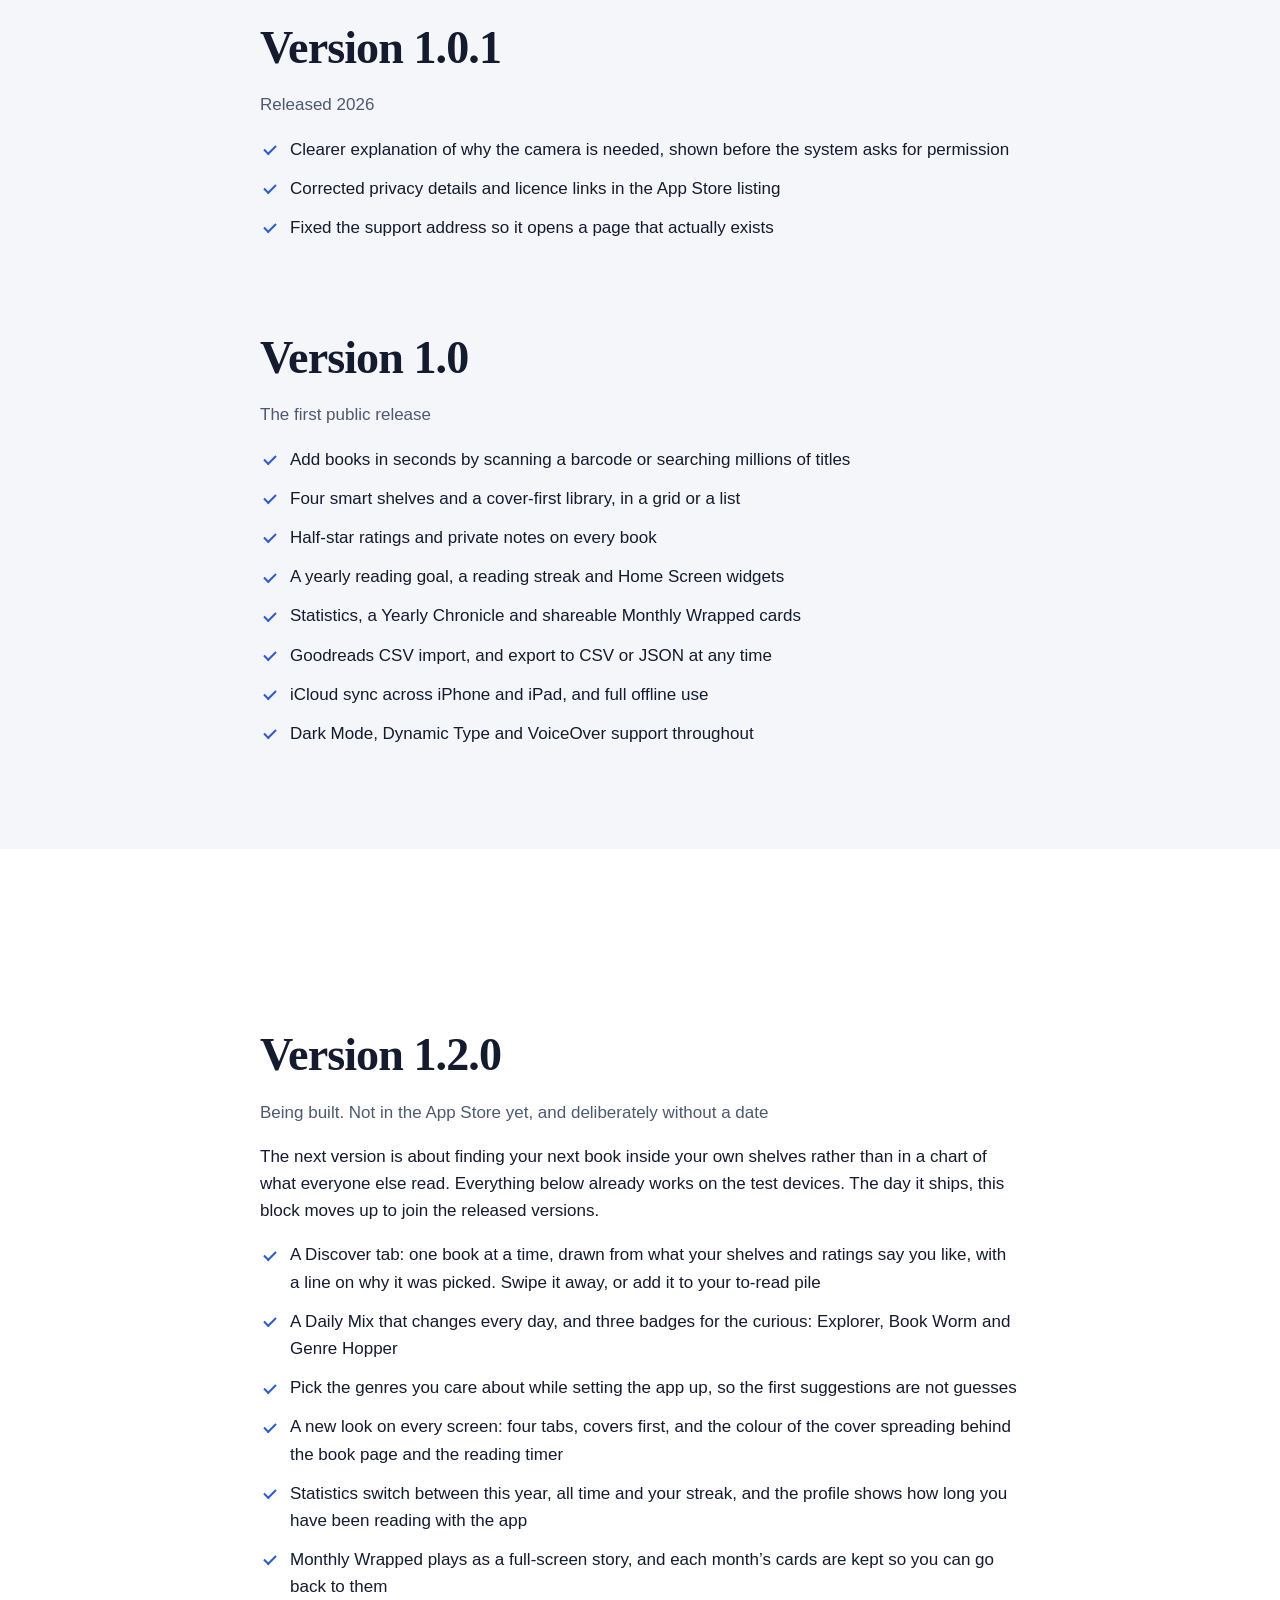
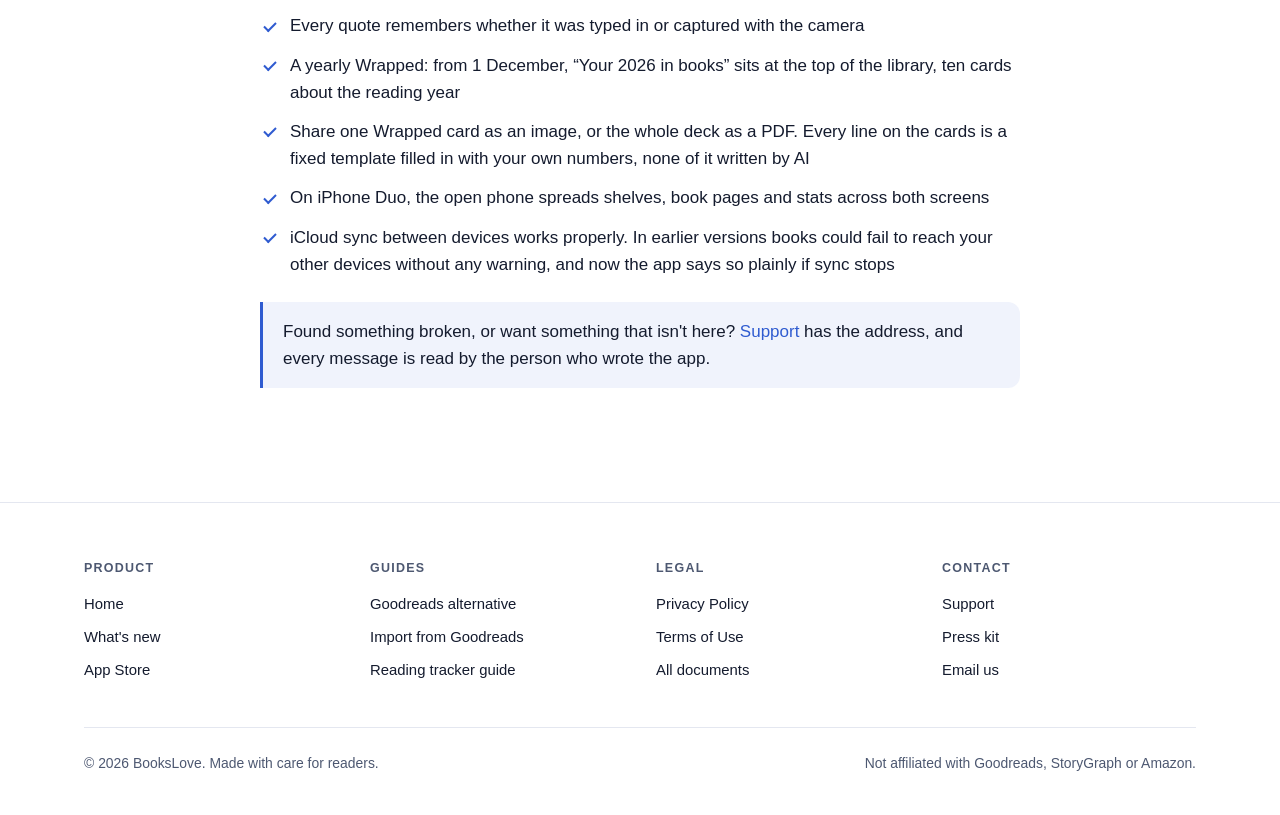
<file: changelog.html>
<!DOCTYPE html>
<!--
  changelog.html - журнал версий. T-230, пункт 5 ТЗ («блог / changelog»).

  ── ЗАЧЕМ ЖУРНАЛ ВООБЩЕ НУЖЕН ───────────────────────────────────────────────
  Две причины, обе практические.

  1. ДОВЕРИЕ. Заброшенное приложение и живое приложение выглядят в App Store
     одинаково. Датированный список версий - единственное дешёвое доказательство
     того, что работа идёт. Для приложения, которое просит доверить ему всю
     историю чтения, это не мелочь.

  2. ОРГАНИКА. Страница обновляется чаще всех остальных, и поисковые роботы
     заходят на неё регулярно, а через неё - на весь сайт.

  ── ПРАВИЛО ЗАПОЛНЕНИЯ ──────────────────────────────────────────────────────
  Дату и магазинный текст получает только ВЫШЕДШЕЕ. Тексты выпущенных версий
  берутся из fastlane/metadata/en-US/release_notes.txt того релиза -
  расхождение между магазином и сайтом здесь заметнее всего.

  Номер СЛЕДУЮЩЕЙ версии появляется на странице раньше релиза, и это не
  ошибка. Scripts/landing-audit.sh (проверка H) требует, чтобы здесь был
  раздел с MARKETING_VERSION проекта, а версия в проекте поднимается в день
  одобрения предыдущей: иначе Xcode Cloud отбивает каждый билд (ITMS-90186).
  Между одобрением 1.1.0 и выходом 1.2.0 проходят месяцы. Поэтому раздел
  «в работе» внизу страницы носит номер будущей версии, помечен явно как
  невыпущенный и не содержит дат: обещанная и сорванная дата вредит доверию
  сильнее, чем её отсутствие (T-661). В нём только то, что уже собрано и
  работает на тестовых устройствах, одной строкой - что ещё не готово.
  В день релиза блок переезжает наверх, к выпущенным, подпись меняется на
  магазинную, список сверяется с release_notes.txt. И СРАЗУ ЖЕ внизу
  заводится новый раздел «Being built» под следующий номер: версия в проекте
  поднимается в тот же день, и без этого раздела проверка H снова красная.
-->
<html lang="en">
<head>
  <meta charset="utf-8">
  <meta name="viewport" content="width=device-width, initial-scale=1">

  <title>What's new in BooksLove - release notes</title>
  <meta name="description" content="Every BooksLove release and what changed in it, newest first - plus what is being worked on now.">
  <link rel="canonical" href="https://volynetsvitalii.github.io/booklove-legal/changelog.html">

  <meta name="apple-itunes-app" content="app-id=6761546582">

  <meta property="og:type" content="article">
  <meta property="og:site_name" content="BooksLove">
  <meta property="og:title" content="What's new in BooksLove">
  <meta property="og:description" content="Every release and what changed in it, newest first.">
  <meta property="og:url" content="https://volynetsvitalii.github.io/booklove-legal/changelog.html">
  <meta property="og:image" content="https://volynetsvitalii.github.io/booklove-legal/assets/og.png">
  <meta name="twitter:card" content="summary_large_image">
  <meta name="twitter:title" content="What's new in BooksLove">
  <meta name="twitter:description" content="Every release and what changed in it, newest first.">
  <meta name="twitter:image" content="https://volynetsvitalii.github.io/booklove-legal/assets/og.png">

  <meta name="theme-color" content="#ffffff" media="(prefers-color-scheme: light)">
  <meta name="theme-color" content="#0b1120" media="(prefers-color-scheme: dark)">

  <link rel="icon" href="assets/favicon.svg" type="image/svg+xml">
  <link rel="apple-touch-icon" href="assets/icon.png">
  <link rel="stylesheet" href="assets/landing.css">
  <script defer src="assets/landing.js"></script>
</head>

<body>

<nav class="nav">
  <div class="wrap nav__inner">
    <a class="nav__brand" href="./"><img src="assets/icon.png" width="30" height="30" alt="">BooksLove</a>
    <div class="nav__links">
      <a href="./">Home</a>
      <a href="reading-tracker.html">Reading tracker</a>
      <a href="support.html">Support</a>
    </div>
    <div class="nav__cta">
      <a class="btn" href="https://apps.apple.com/app/id6761546582?ct=web_changelog_nav&amp;mt=8">Get the app</a>
    </div>
  </div>
</nav>

<main>

<section class="section">
  <div class="wrap">
    <div class="article">
      <p class="eyebrow">Changelog</p>
      <h1>What's new</h1>
      <p class="lede" style="max-width: none;">
        Every released version and what changed in it, newest first. Anything
        still being built is listed separately at the bottom, without a date -
        a promised date that slips is worse than no date at all.
      </p>
    </div>
  </div>
</section>

<section class="section section--alt">
  <div class="wrap">
    <div class="article reveal">

      <h2>Version 1.1.0</h2>
      <p class="muted">Nothing lost</p>
      <ul class="ticks">
        <li>Import from Goodreads, The StoryGraph, LibraryThing, Bookmory, Tome, Fable and Hardcover - or from any CSV with a title column</li>
        <li>A preview of the file before a single book is written, and a plain report of what came across afterwards</li>
        <li>Fix My Library finds missing dates, page counts and unset shelves, and fixes them in a few taps</li>
        <li>Import no longer invents a finish date it does not know, so an imported library no longer fills this year&rsquo;s goal by accident</li>
        <li>Different editions of the same book merge into one entry instead of piling up as duplicates</li>
        <li>A reading timer with a focus screen, a daily page target, and an answer to &ldquo;can I finish this by Friday?&rdquo;</li>
        <li>Reading sessions are yours to edit and delete, and the streak is recalculated from them</li>
        <li>Series tracking with reading order, missing volumes, and a radar for the ones not out yet</li>
        <li>Saved quotes, typed, pasted, or captured from the page with the camera</li>
        <li>Spice level and tropes as private tags, your own tabs on a book, and a note of who recommended it</li>
        <li>Keep scanning to digitize a whole shelf in one batch, or add a book entirely by hand</li>
        <li>Pick For Me draws your next book from the to-read pile, weighted by mood</li>
        <li>A card a day worth sharing, and per-book visibility so a single book can stay off every card</li>
        <li>Covers cached on device, so the library opens instantly and works offline</li>
        <li>A Privacy screen naming every company your data can reach, an analytics switch, and one screen that erases everything</li>
      </ul>

      <h2>Version 1.0.1</h2>
      <p class="muted">Released 2026</p>
      <ul class="ticks">
        <li>Clearer explanation of why the camera is needed, shown before the system asks for permission</li>
        <li>Corrected privacy details and licence links in the App Store listing</li>
        <li>Fixed the support address so it opens a page that actually exists</li>
      </ul>

      <h2>Version 1.0</h2>
      <p class="muted">The first public release</p>
      <ul class="ticks">
        <li>Add books in seconds by scanning a barcode or searching millions of titles</li>
        <li>Four smart shelves and a cover-first library, in a grid or a list</li>
        <li>Half-star ratings and private notes on every book</li>
        <li>A yearly reading goal, a reading streak and Home Screen widgets</li>
        <li>Statistics, a Yearly Chronicle and shareable Monthly Wrapped cards</li>
        <li>Goodreads CSV import, and export to CSV or JSON at any time</li>
        <li>iCloud sync across iPhone and iPad, and full offline use</li>
        <li>Dark Mode, Dynamic Type and VoiceOver support throughout</li>
      </ul>

    </div>
  </div>
</section>

<section class="section">
  <div class="wrap">
    <div class="article reveal">
      <h2>Version 1.2.0</h2>
      <p class="muted">Being built. Not in the App Store yet, and deliberately without a date</p>
      <p>
        The next version is about finding your next book inside your own
        shelves rather than in a chart of what everyone else read. Everything
        below already works on the test devices. The day it ships, this block
        moves up to join the released versions.
      </p>
      <ul class="ticks">
        <li>A Discover tab: one book at a time, drawn from what your shelves and ratings say you like, with a line on why it was picked. Swipe it away, or add it to your to-read pile</li>
        <li>A Daily Mix that changes every day, and three badges for the curious: Explorer, Book Worm and Genre Hopper</li>
        <li>Pick the genres you care about while setting the app up, so the first suggestions are not guesses</li>
        <li>A new look on every screen: four tabs, covers first, and the colour of the cover spreading behind the book page and the reading timer</li>
        <li>Statistics switch between this year, all time and your streak, and the profile shows how long you have been reading with the app</li>
        <li>Monthly Wrapped plays as a full-screen story, and each month&rsquo;s cards are kept so you can go back to them</li>
        <li>Every quote remembers whether it was typed in or captured with the camera</li>
        <li>A yearly Wrapped: from 1 December, &ldquo;Your 2026 in books&rdquo; sits at the top of the library, ten cards about the reading year</li>
        <li>Share one Wrapped card as an image, or the whole deck as a PDF. Every line on the cards is a fixed template filled in with your own numbers, none of it written by AI</li>
        <li>On iPhone Duo, the open phone spreads shelves, book pages and stats across both screens</li>
        <li>iCloud sync between devices works properly. In earlier versions books could fail to reach your other devices without any warning, and now the app says so plainly if sync stops</li>
      </ul>

      <div class="note">
        <p>
          Found something broken, or want something that isn't here?
          <a href="support.html">Support</a> has the address, and every message
          is read by the person who wrote the app.
        </p>
      </div>
    </div>
  </div>
</section>

</main>

<footer class="foot">
  <div class="wrap">
    <div class="foot__cols">
      <div>
        <h4>Product</h4>
        <ul>
          <li><a href="./">Home</a></li>
          <li><a href="changelog.html">What's new</a></li>
          <li><a href="https://apps.apple.com/app/id6761546582?ct=web_changelog_footer&amp;mt=8">App Store</a></li>
        </ul>
      </div>
      <div>
        <h4>Guides</h4>
        <ul>
          <li><a href="goodreads-alternative.html">Goodreads alternative</a></li>
          <li><a href="import-from-goodreads.html">Import from Goodreads</a></li>
          <li><a href="reading-tracker.html">Reading tracker guide</a></li>
        </ul>
      </div>
      <div>
        <h4>Legal</h4>
        <ul>
          <li><a href="privacy.html">Privacy Policy</a></li>
          <li><a href="terms.html">Terms of Use</a></li>
          <li><a href="legal.html">All documents</a></li>
        </ul>
      </div>
      <div>
        <h4>Contact</h4>
        <ul>
          <li><a href="support.html">Support</a></li>
          <li><a href="press.html">Press kit</a></li>
          <li><a href="mailto:volynetsvitalii82@gmail.com">Email us</a></li>
        </ul>
      </div>
    </div>
    <div class="foot__bottom">
      <span>© <span data-year>2026</span> BooksLove. Made with care for readers.</span>
      <span>Not affiliated with Goodreads, StoryGraph or Amazon.</span>
    </div>
  </div>
</footer>

</body>
</html>
</file>
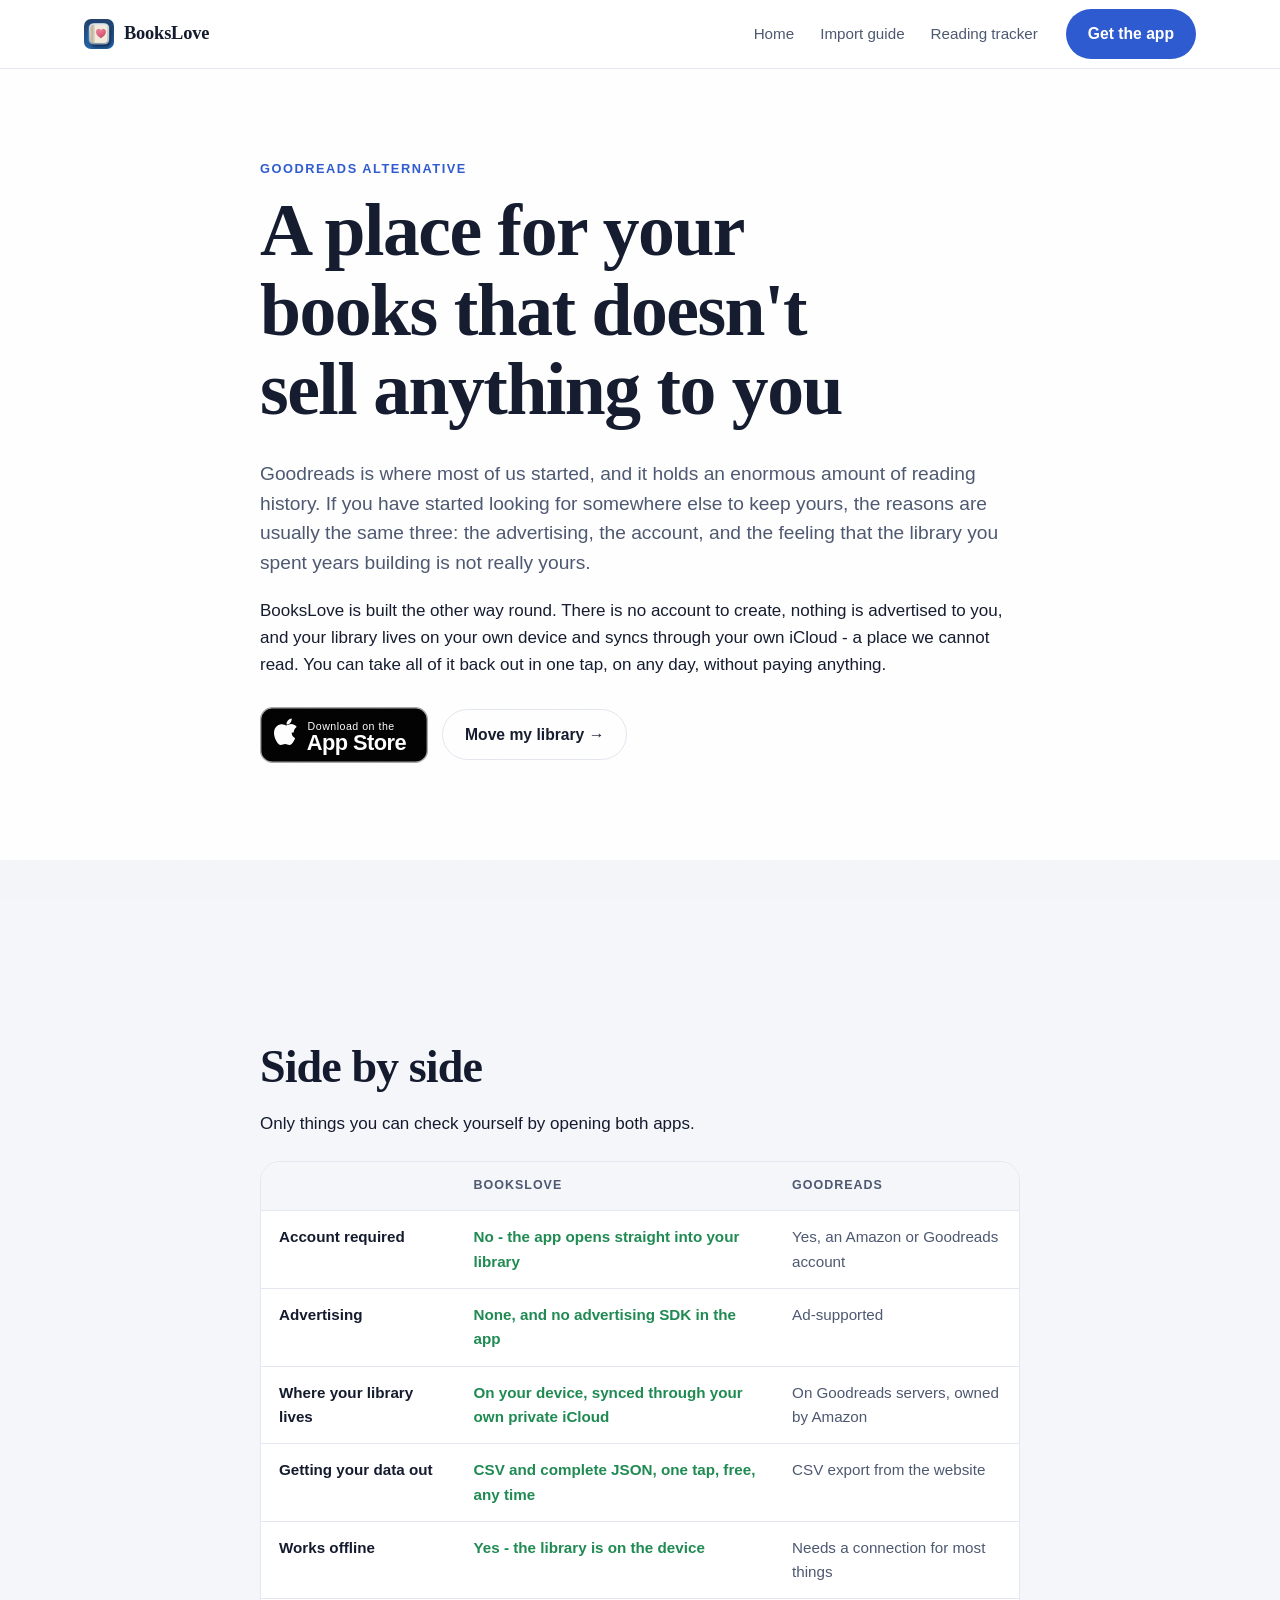
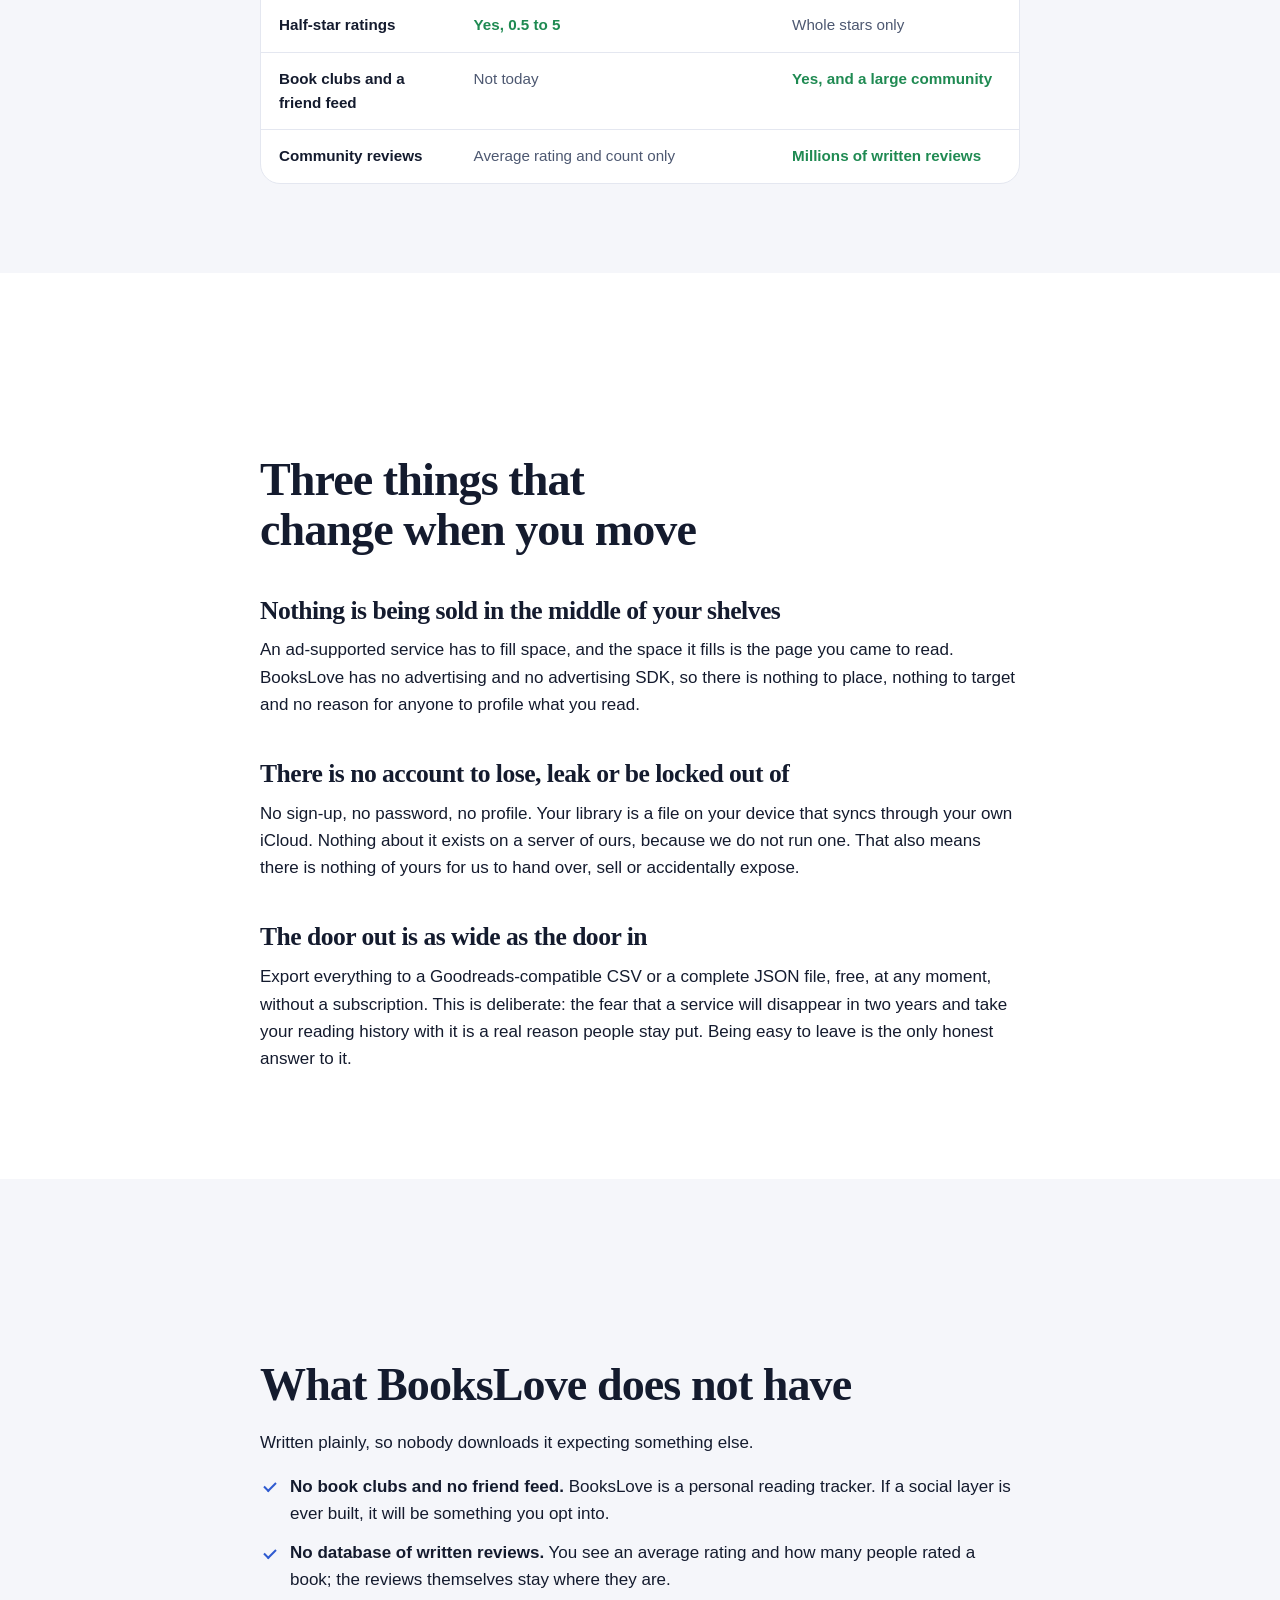
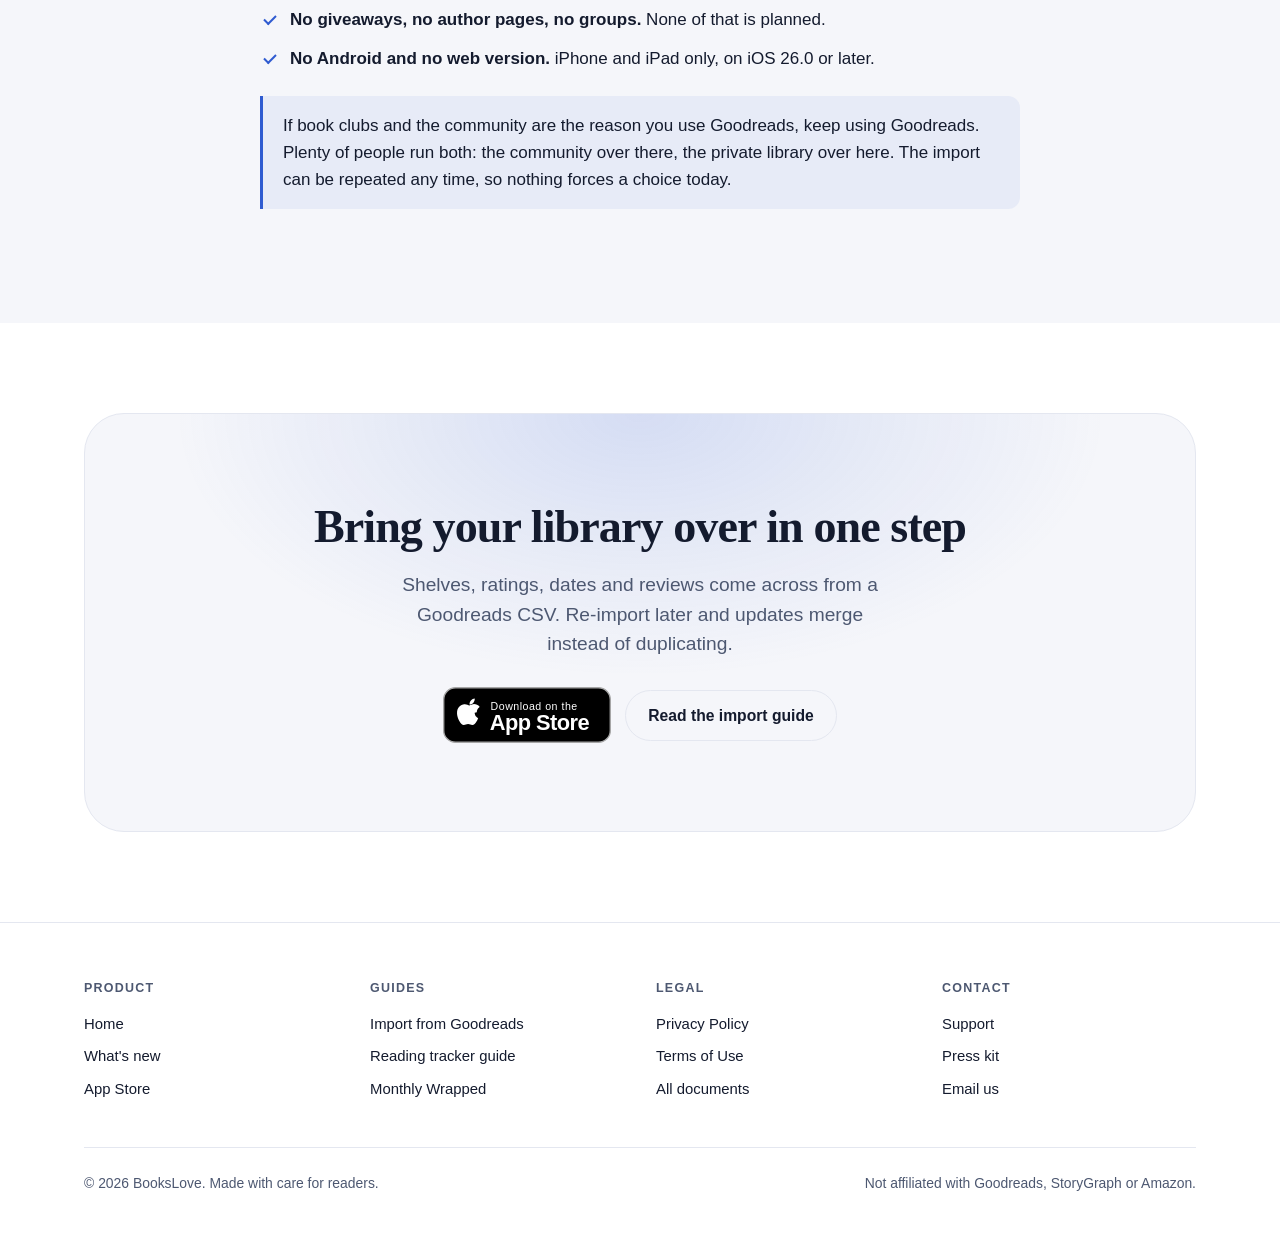
<file: goodreads-alternative.html>
<!DOCTYPE html>
<!--
  goodreads-alternative.html - SEO-страница коммерческого намерения. T-230.

  ── КАКОЙ ЗАПРОС ОНА ЛОВИТ ──────────────────────────────────────────────────
  «goodreads alternative», «apps like goodreads», «goodreads without ads».
  Человек уже недоволен и ищет, на что уйти. Ему не нужен рассказ о том, что
  такое трекер чтения, - ему нужен ответ на вопрос «чем ваш лучше и чего в нём
  нет».

  ── ПОЧЕМУ ЗДЕСЬ ЕСТЬ РАЗДЕЛ «ЧЕГО У НАС НЕТ» ───────────────────────────────
  Сравнение, в котором конкурент проигрывает по всем строкам, читается как
  реклама и не убеждает никого. Раздел с честным перечнем отсутствующего
  (клубы, лента друзей, база отзывов) делает ровно обратное: он показывает, что
  остальным строкам можно верить. И он же отсекает людей, которым нужны именно
  клубы, - их установка всё равно закончилась бы удалением и одной звездой.

  ── ЧТО СОЗНАТЕЛЬНО НЕ НАПИСАНО ─────────────────────────────────────────────
  В исходных данных аудита T-394 есть куда более резкие подробности о
  конкуренте. На публичной странице их нет: это утверждения о чужой компании,
  которые пришлось бы доказывать. В таблице оставлены только факты, очевидные
  любому, кто открывал Goodreads: нужен аккаунт, есть реклама, владелец -
  Amazon, экспорт отдают в CSV.
-->
<html lang="en">
<head>
  <meta charset="utf-8">
  <meta name="viewport" content="width=device-width, initial-scale=1">

  <title>A Goodreads alternative without ads or an account - BooksLove</title>
  <meta name="description" content="Looking for a Goodreads alternative? BooksLove tracks your reading with no ads, no account and no server of ours - and imports your Goodreads library in one step.">
  <link rel="canonical" href="https://volynetsvitalii.github.io/booklove-legal/goodreads-alternative.html">

  <meta name="apple-itunes-app" content="app-id=6761546582">

  <meta property="og:type" content="article">
  <meta property="og:site_name" content="BooksLove">
  <meta property="og:title" content="A Goodreads alternative without ads or an account">
  <meta property="og:description" content="Your shelves on your device, in your own iCloud. Import from Goodreads in one step, export back out any time.">
  <meta property="og:url" content="https://volynetsvitalii.github.io/booklove-legal/goodreads-alternative.html">
  <meta property="og:image" content="https://volynetsvitalii.github.io/booklove-legal/assets/og.png">
  <meta name="twitter:card" content="summary_large_image">
  <meta name="twitter:title" content="A Goodreads alternative without ads or an account">
  <meta name="twitter:description" content="Your shelves on your device, in your own iCloud.">
  <meta name="twitter:image" content="https://volynetsvitalii.github.io/booklove-legal/assets/og.png">

  <meta name="theme-color" content="#ffffff" media="(prefers-color-scheme: light)">
  <meta name="theme-color" content="#0b1120" media="(prefers-color-scheme: dark)">

  <link rel="icon" href="assets/favicon.svg" type="image/svg+xml">
  <link rel="apple-touch-icon" href="assets/icon.png">
  <link rel="stylesheet" href="assets/landing.css">
  <script defer src="assets/landing.js"></script>
</head>

<body>

<nav class="nav">
  <div class="wrap nav__inner">
    <a class="nav__brand" href="./"><img src="assets/icon.png" width="30" height="30" alt="">BooksLove</a>
    <div class="nav__links">
      <a href="./">Home</a>
      <a href="import-from-goodreads.html">Import guide</a>
      <a href="reading-tracker.html">Reading tracker</a>
    </div>
    <div class="nav__cta">
      <a class="btn" href="https://apps.apple.com/app/id6761546582?ct=web_alt_nav&amp;mt=8">Get the app</a>
    </div>
  </div>
</nav>

<main>

<section class="section">
  <div class="wrap">
    <div class="article">
      <p class="eyebrow">Goodreads alternative</p>
      <h1>A place for your books that doesn't sell anything to you</h1>
      <p class="lede" style="max-width: none;">
        Goodreads is where most of us started, and it holds an enormous amount
        of reading history. If you have started looking for somewhere else to
        keep yours, the reasons are usually the same three: the advertising,
        the account, and the feeling that the library you spent years building
        is not really yours.
      </p>
      <p>
        BooksLove is built the other way round. There is no account to create,
        nothing is advertised to you, and your library lives on your own device
        and syncs through your own iCloud - a place we cannot read. You can take
        all of it back out in one tap, on any day, without paying anything.
      </p>

      <div class="actions" style="margin: 28px 0 8px;">
        <a class="badge-appstore" href="https://apps.apple.com/app/id6761546582?ct=web_alt_hero&amp;mt=8">
          <img src="assets/appstore-badge.svg" width="168" height="56" alt="Download BooksLove on the App Store">
        </a>
        <a class="btn btn--ghost" href="import-from-goodreads.html">Move my library →</a>
      </div>
    </div>
  </div>
</section>

<!-- ── Сравнение ────────────────────────────────────────────────────────── -->
<section class="section section--alt">
  <div class="wrap">
    <div class="article reveal">
      <h2>Side by side</h2>
      <p>Only things you can check yourself by opening both apps.</p>
    </div>

    <div class="table-scroll article reveal" style="margin-top: 24px;">
      <table class="compare">
        <thead>
          <tr>
            <th scope="col">&nbsp;</th>
            <th scope="col">BooksLove</th>
            <th scope="col">Goodreads</th>
          </tr>
        </thead>
        <tbody>
          <tr>
            <th scope="row">Account required</th>
            <td class="yes">No - the app opens straight into your library</td>
            <td class="no">Yes, an Amazon or Goodreads account</td>
          </tr>
          <tr>
            <th scope="row">Advertising</th>
            <td class="yes">None, and no advertising SDK in the app</td>
            <td class="no">Ad-supported</td>
          </tr>
          <tr>
            <th scope="row">Where your library lives</th>
            <td class="yes">On your device, synced through your own private iCloud</td>
            <td class="no">On Goodreads servers, owned by Amazon</td>
          </tr>
          <tr>
            <th scope="row">Getting your data out</th>
            <td class="yes">CSV and complete JSON, one tap, free, any time</td>
            <td class="no">CSV export from the website</td>
          </tr>
          <tr>
            <th scope="row">Works offline</th>
            <td class="yes">Yes - the library is on the device</td>
            <td class="no">Needs a connection for most things</td>
          </tr>
          <tr>
            <th scope="row">Half-star ratings</th>
            <td class="yes">Yes, 0.5 to 5</td>
            <td class="no">Whole stars only</td>
          </tr>
          <tr>
            <th scope="row">Book clubs and a friend feed</th>
            <td class="no">Not today</td>
            <td class="yes">Yes, and a large community</td>
          </tr>
          <tr>
            <th scope="row">Community reviews</th>
            <td class="no">Average rating and count only</td>
            <td class="yes">Millions of written reviews</td>
          </tr>
        </tbody>
      </table>
    </div>
  </div>
</section>

<!-- ── Три причины ──────────────────────────────────────────────────────── -->
<section class="section">
  <div class="wrap">
    <div class="article reveal">
      <h2>Three things that change when you move</h2>

      <h3>Nothing is being sold in the middle of your shelves</h3>
      <p>
        An ad-supported service has to fill space, and the space it fills is the
        page you came to read. BooksLove has no advertising and no advertising
        SDK, so there is nothing to place, nothing to target and no reason for
        anyone to profile what you read.
      </p>

      <h3>There is no account to lose, leak or be locked out of</h3>
      <p>
        No sign-up, no password, no profile. Your library is a file on your
        device that syncs through your own iCloud. Nothing about it exists on a
        server of ours, because we do not run one. That also means there is
        nothing of yours for us to hand over, sell or accidentally expose.
      </p>

      <h3>The door out is as wide as the door in</h3>
      <p>
        Export everything to a Goodreads-compatible CSV or a complete JSON file,
        free, at any moment, without a subscription. This is deliberate: the
        fear that a service will disappear in two years and take your reading
        history with it is a real reason people stay put. Being easy to leave
        is the only honest answer to it.
      </p>
    </div>
  </div>
</section>

<!-- ── Чего у нас нет ───────────────────────────────────────────────────── -->
<section class="section section--alt">
  <div class="wrap">
    <div class="article reveal">
      <h2>What BooksLove does not have</h2>
      <p>
        Written plainly, so nobody downloads it expecting something else.
      </p>
      <ul class="ticks">
        <li><strong>No book clubs and no friend feed.</strong> BooksLove is a personal reading tracker. If a social layer is ever built, it will be something you opt into.</li>
        <li><strong>No database of written reviews.</strong> You see an average rating and how many people rated a book; the reviews themselves stay where they are.</li>
        <li><strong>No giveaways, no author pages, no groups.</strong> None of that is planned.</li>
        <li><strong>No Android and no web version.</strong> iPhone and iPad only, on iOS 26.0 or later.</li>
      </ul>
      <div class="note">
        <p>
          If book clubs and the community are the reason you use Goodreads,
          keep using Goodreads. Plenty of people run both: the community over
          there, the private library over here. The import can be repeated any
          time, so nothing forces a choice today.
        </p>
      </div>
    </div>
  </div>
</section>

<!-- ── Призыв ───────────────────────────────────────────────────────────── -->
<section class="section">
  <div class="wrap">
    <div class="cta reveal">
      <h2>Bring your library over in one step</h2>
      <p class="lede" style="margin: 0 auto 28px;">
        Shelves, ratings, dates and reviews come across from a Goodreads CSV.
        Re-import later and updates merge instead of duplicating.
      </p>
      <div class="actions">
        <a class="badge-appstore" href="https://apps.apple.com/app/id6761546582?ct=web_alt_cta&amp;mt=8">
          <img src="assets/appstore-badge.svg" width="168" height="56" alt="Download BooksLove on the App Store">
        </a>
        <a class="btn btn--ghost" href="import-from-goodreads.html">Read the import guide</a>
      </div>
    </div>
  </div>
</section>

</main>

<footer class="foot">
  <div class="wrap">
    <div class="foot__cols">
      <div>
        <h4>Product</h4>
        <ul>
          <li><a href="./">Home</a></li>
          <li><a href="changelog.html">What's new</a></li>
          <li><a href="https://apps.apple.com/app/id6761546582?ct=web_alt_footer&amp;mt=8">App Store</a></li>
        </ul>
      </div>
      <div>
        <h4>Guides</h4>
        <ul>
          <li><a href="import-from-goodreads.html">Import from Goodreads</a></li>
          <li><a href="reading-tracker.html">Reading tracker guide</a></li>
          <li><a href="wrapped.html">Monthly Wrapped</a></li>
        </ul>
      </div>
      <div>
        <h4>Legal</h4>
        <ul>
          <li><a href="privacy.html">Privacy Policy</a></li>
          <li><a href="terms.html">Terms of Use</a></li>
          <li><a href="legal.html">All documents</a></li>
        </ul>
      </div>
      <div>
        <h4>Contact</h4>
        <ul>
          <li><a href="support.html">Support</a></li>
          <li><a href="press.html">Press kit</a></li>
          <li><a href="mailto:volynetsvitalii82@gmail.com">Email us</a></li>
        </ul>
      </div>
    </div>
    <div class="foot__bottom">
      <span>© <span data-year>2026</span> BooksLove. Made with care for readers.</span>
      <span>Not affiliated with Goodreads, StoryGraph or Amazon.</span>
    </div>
  </div>
</footer>

</body>
</html>
</file>
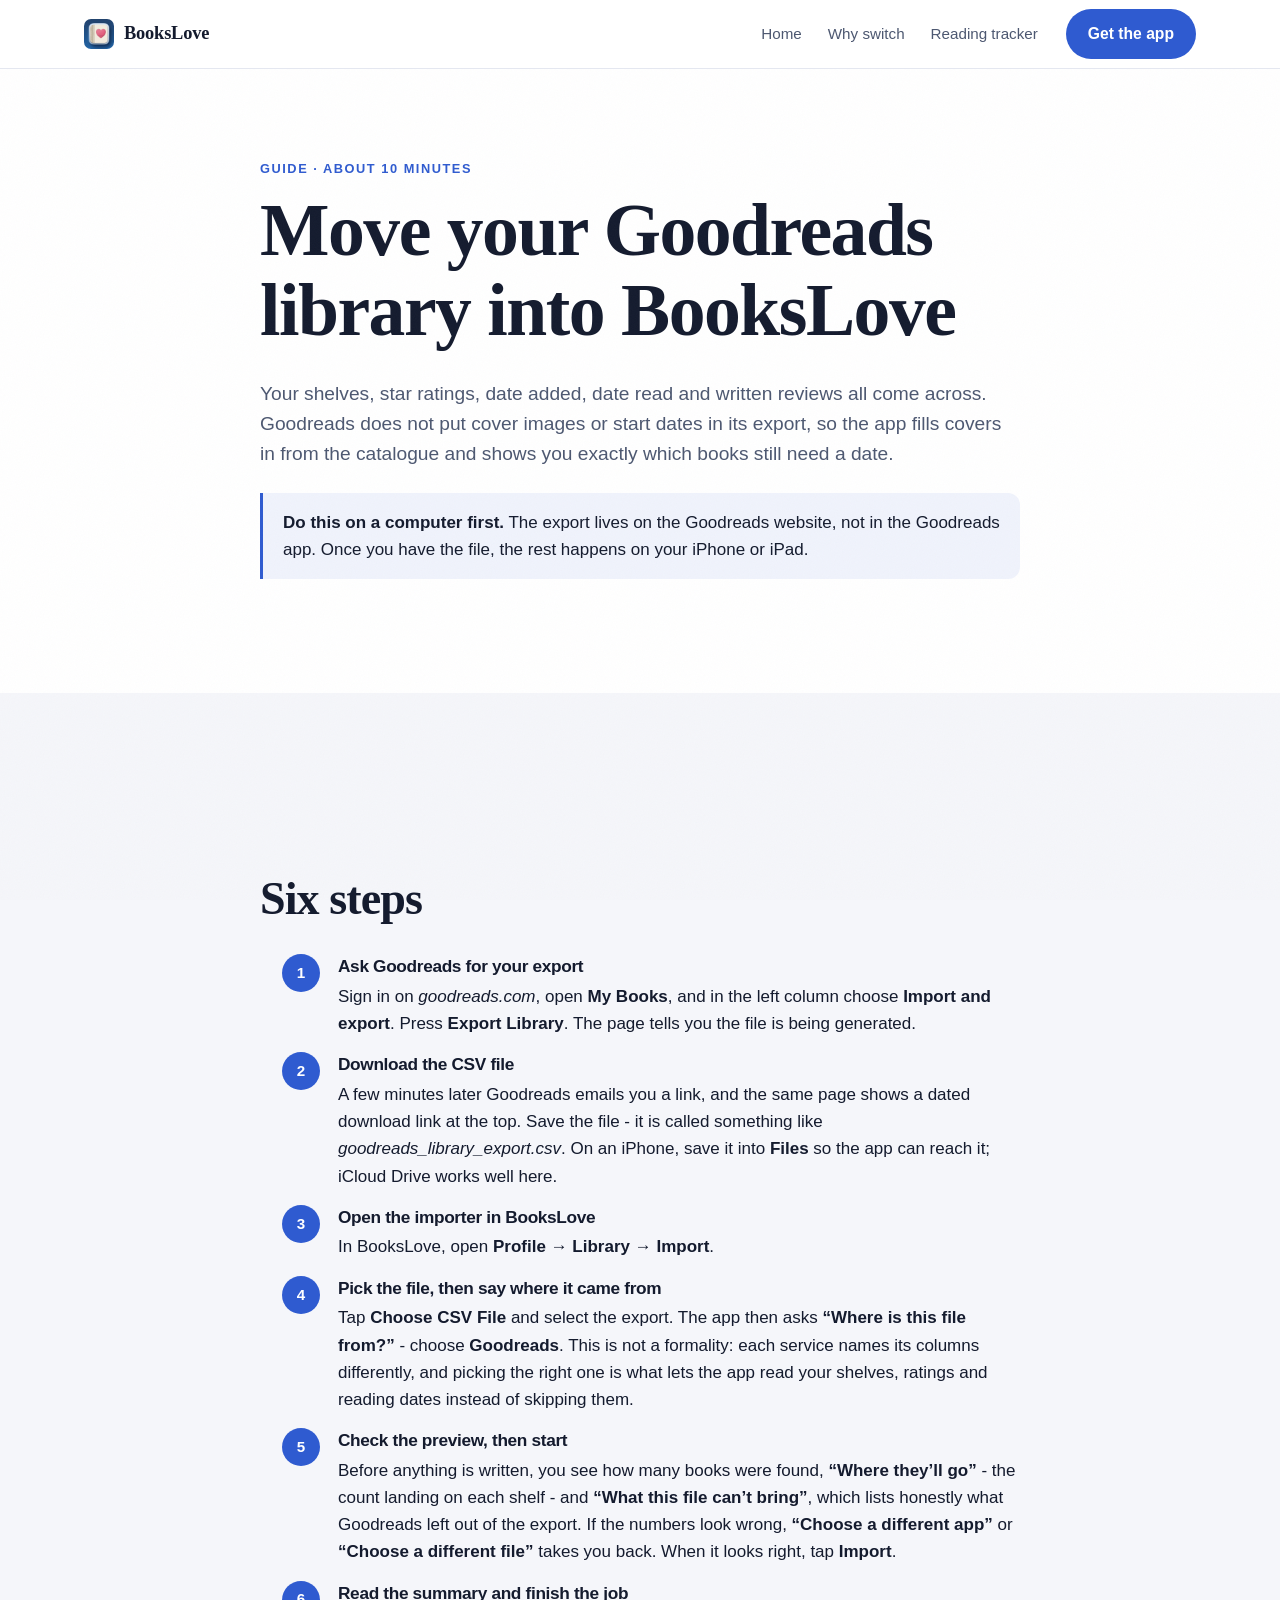
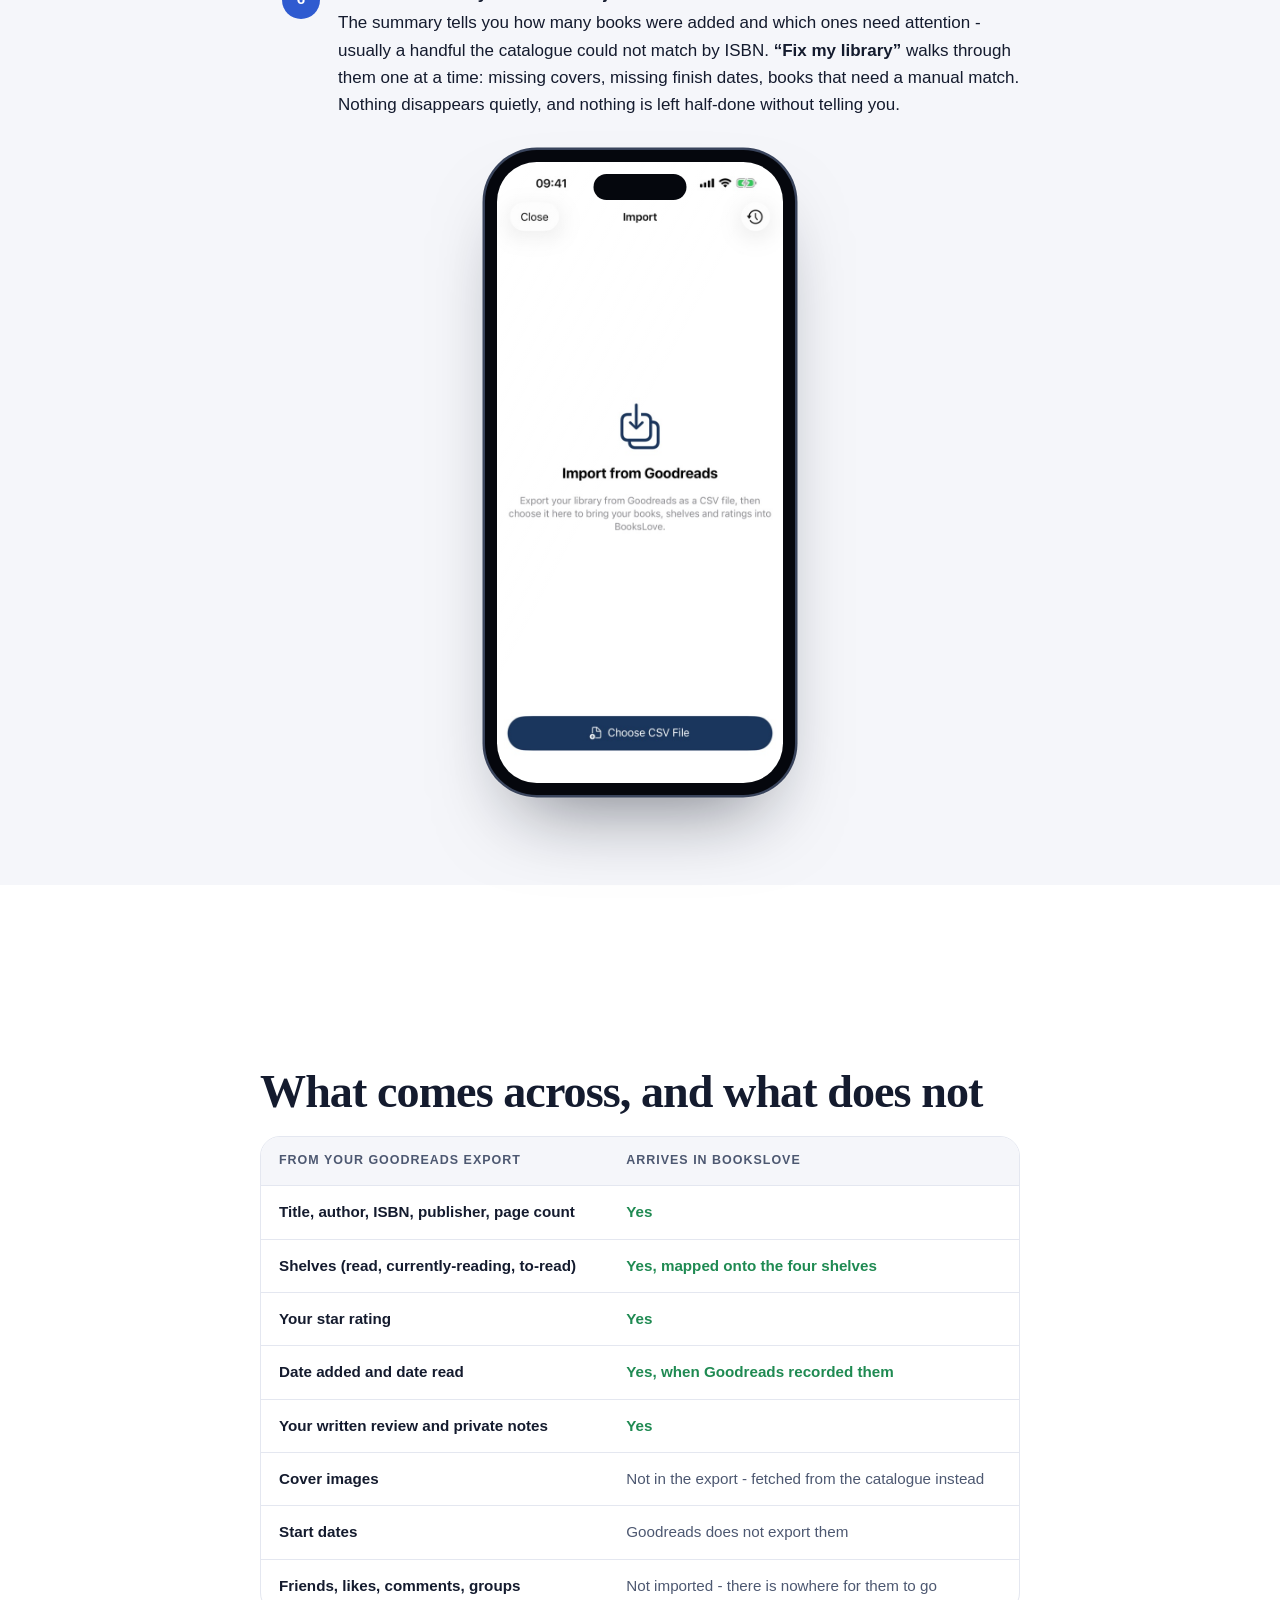
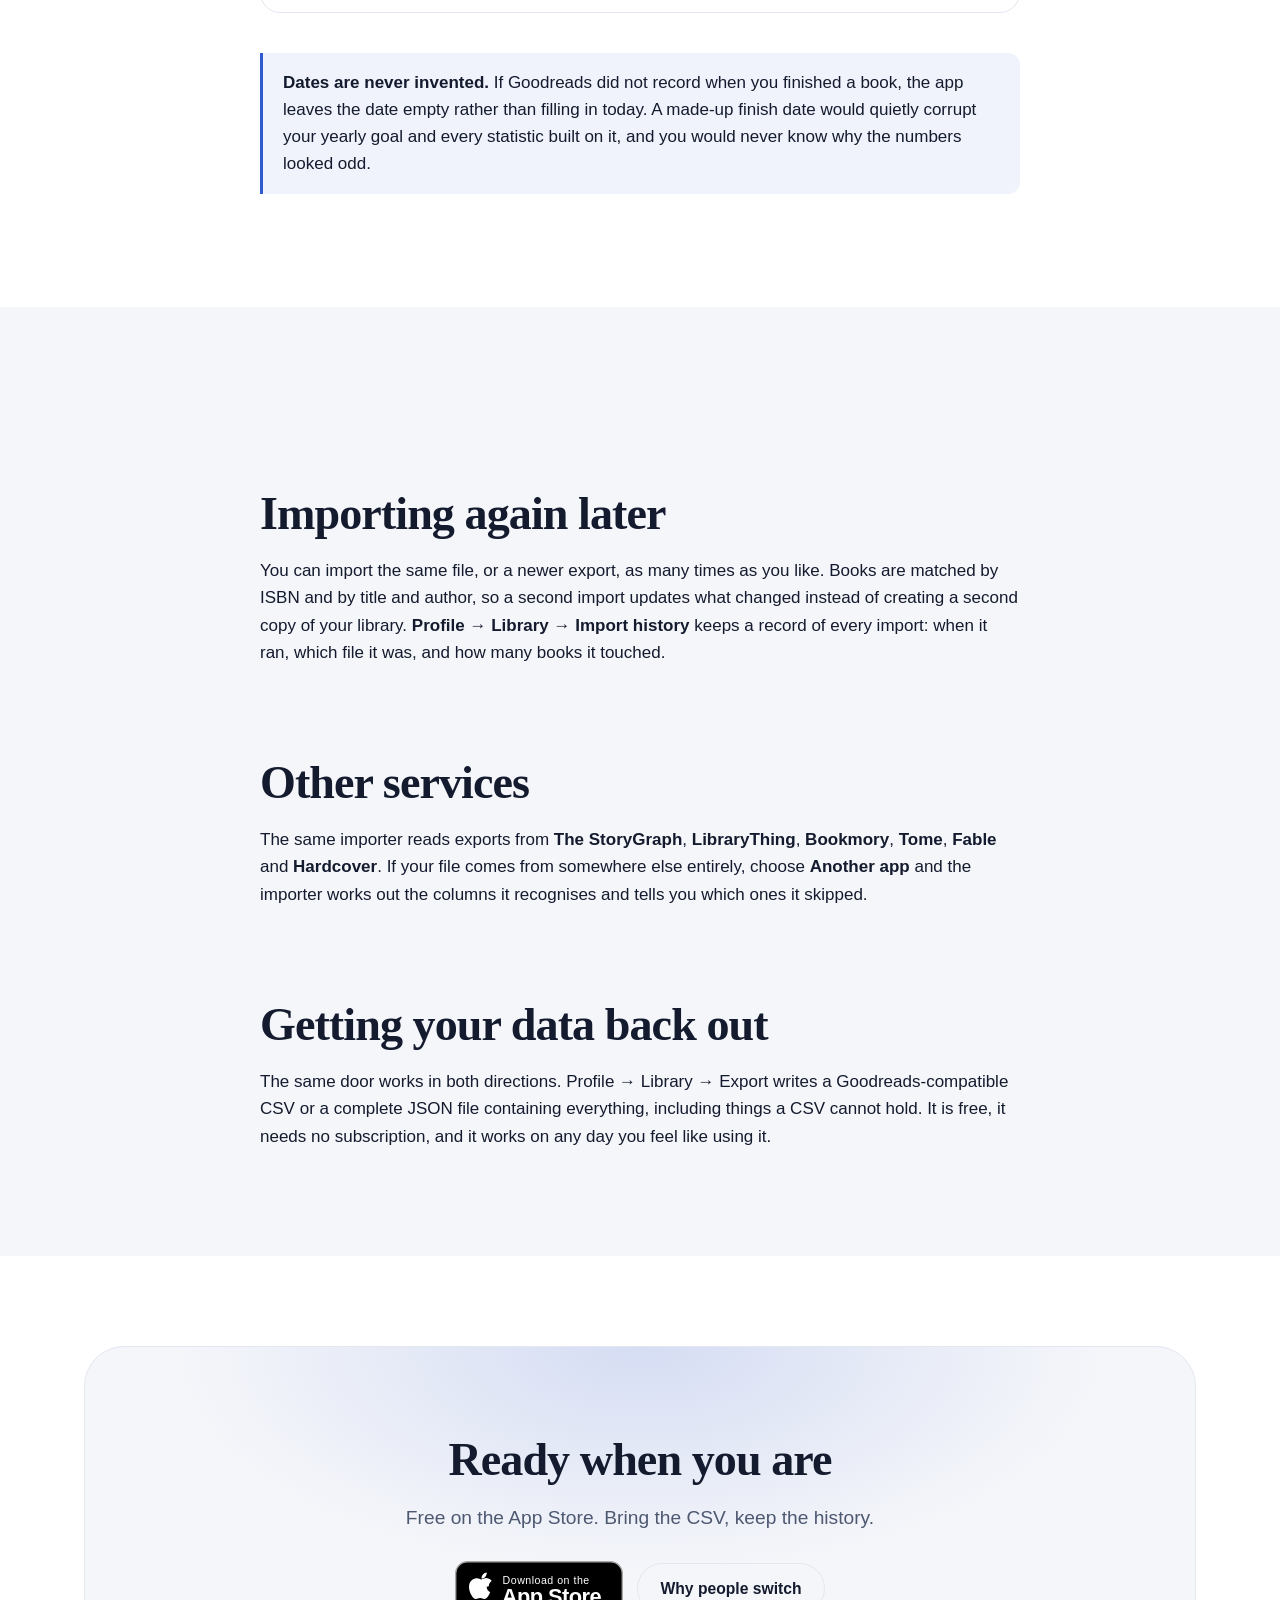
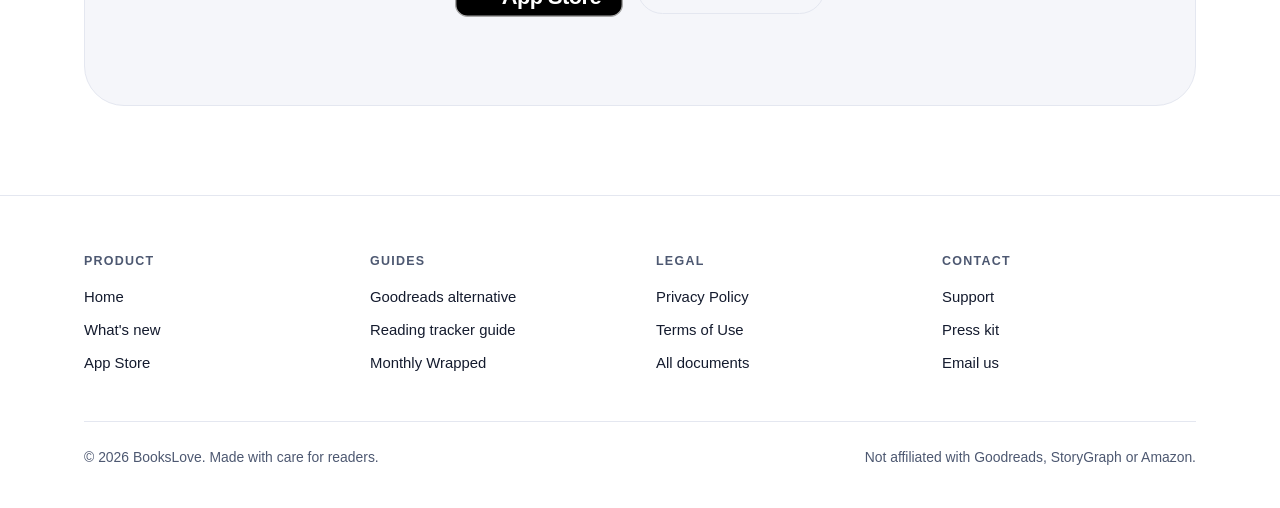
<file: import-from-goodreads.html>
<!DOCTYPE html>
<!--
  import-from-goodreads.html - SEO-страница инструкционного намерения. T-230.

  ── КАКОЙ ЗАПРОС ОНА ЛОВИТ ──────────────────────────────────────────────────
  «import goodreads library», «goodreads csv export», «move books from
  goodreads». Здесь человек не выбирает приложение - он уже решил и ищет, КАК.
  Поэтому страница начинается не с рекламы, а с первого шага.

  ── ПОЧЕМУ ЭТО ОТДЕЛЬНАЯ СТРАНИЦА, А НЕ РАЗДЕЛ ЛЕНДИНГА ────────────────────
  У запросов «goodreads alternative» и «how to import from goodreads» разное
  намерение: первый выбирает, второй уже действует. Одна страница на оба
  ранжируется хуже по обоим - поисковик не понимает, что она вообще решает.
  Две страницы с явной перелинковкой закрывают обе воронки, и это не
  каннибализация, а разделение намерений.

  ── ТОЧНОСТЬ НАЗВАНИЙ ───────────────────────────────────────────────────────
  Каждая кнопка названа ровно так, как она подписана в приложении. Строки
  сверены по исходникам: DataSection.swift («Import your library»),
  ImportView.swift («Choose CSV File»), ImportSourcePickerView.swift
  («Where is this file from?»), ImportPreviewStepView.swift («Where they’ll go»,
  «What this file can’t bring»), ImportSummaryStepView.swift («Let’s finish the
  job», «Fix my library»). Инструкция, где кнопка называется иначе, чем на
  экране, хуже отсутствия инструкции: человек решает, что у него другая версия.
-->
<html lang="en">
<head>
  <meta charset="utf-8">
  <meta name="viewport" content="width=device-width, initial-scale=1">

  <title>How to import your Goodreads library into BooksLove</title>
  <meta name="description" content="Export a CSV from Goodreads and bring your shelves, ratings, dates and reviews into BooksLove in six steps. Re-import any time without creating duplicates.">
  <link rel="canonical" href="https://volynetsvitalii.github.io/booklove-legal/import-from-goodreads.html">

  <meta name="apple-itunes-app" content="app-id=6761546582">

  <meta property="og:type" content="article">
  <meta property="og:site_name" content="BooksLove">
  <meta property="og:title" content="How to import your Goodreads library into BooksLove">
  <meta property="og:description" content="Shelves, ratings, dates and reviews, in six steps. Nothing goes missing quietly.">
  <meta property="og:url" content="https://volynetsvitalii.github.io/booklove-legal/import-from-goodreads.html">
  <meta property="og:image" content="https://volynetsvitalii.github.io/booklove-legal/assets/og.png">
  <meta name="twitter:card" content="summary_large_image">
  <meta name="twitter:title" content="How to import your Goodreads library into BooksLove">
  <meta name="twitter:description" content="Shelves, ratings, dates and reviews, in six steps.">
  <meta name="twitter:image" content="https://volynetsvitalii.github.io/booklove-legal/assets/og.png">

  <meta name="theme-color" content="#ffffff" media="(prefers-color-scheme: light)">
  <meta name="theme-color" content="#0b1120" media="(prefers-color-scheme: dark)">

  <link rel="icon" href="assets/favicon.svg" type="image/svg+xml">
  <link rel="apple-touch-icon" href="assets/icon.png">
  <link rel="stylesheet" href="assets/landing.css">
  <script defer src="assets/landing.js"></script>

  <!--
    JSON-LD типа HowTo. Google понимает из него, что страница - пошаговая
    инструкция, и может показать шаги прямо в выдаче. Названия шагов ДОЛЖНЫ
    совпадать с заголовками на странице: расхождение Google трактует как
    попытку подсунуть разметку, не соответствующую содержимому.
  -->
  <script type="application/ld+json">
  {
    "@context": "https://schema.org",
    "@type": "HowTo",
    "name": "How to import your Goodreads library into BooksLove",
    "description": "Export your Goodreads library as a CSV file and bring your shelves, ratings, dates and reviews into BooksLove.",
    "totalTime": "PT10M",
    "step": [
      { "@type": "HowToStep", "name": "Ask Goodreads for your export", "text": "On the Goodreads website open My Books, then Import and export, then press Export Library." },
      { "@type": "HowToStep", "name": "Download the CSV file", "text": "Goodreads prepares the file and emails you a link. Save it to Files on your iPhone or iPad." },
      { "@type": "HowToStep", "name": "Open the importer in BooksLove", "text": "In BooksLove open the Profile tab and tap Import in the Library group." },
      { "@type": "HowToStep", "name": "Pick the file and tell the app where it came from", "text": "Tap Choose CSV File, select the export, then choose Goodreads on the Where is this file from? screen." },
      { "@type": "HowToStep", "name": "Check the preview and start the import", "text": "Review how many books were found and where they will go, then tap Import." },
      { "@type": "HowToStep", "name": "Read the summary and fix what needs attention", "text": "The summary shows what arrived and what needs a manual match. Tap Fix my library to finish the job." }
    ]
  }
  </script>
</head>

<body>

<nav class="nav">
  <div class="wrap nav__inner">
    <a class="nav__brand" href="./"><img src="assets/icon.png" width="30" height="30" alt="">BooksLove</a>
    <div class="nav__links">
      <a href="./">Home</a>
      <a href="goodreads-alternative.html">Why switch</a>
      <a href="reading-tracker.html">Reading tracker</a>
    </div>
    <div class="nav__cta">
      <a class="btn" href="https://apps.apple.com/app/id6761546582?ct=web_import_nav&amp;mt=8">Get the app</a>
    </div>
  </div>
</nav>

<main>

<section class="section">
  <div class="wrap">
    <div class="article">
      <p class="eyebrow">Guide · about 10 minutes</p>
      <h1>Move your Goodreads library into BooksLove</h1>
      <p class="lede" style="max-width: none;">
        Your shelves, star ratings, date added, date read and written reviews
        all come across. Goodreads does not put cover images or start dates in
        its export, so the app fills covers in from the catalogue and shows you
        exactly which books still need a date.
      </p>

      <div class="note">
        <p>
          <strong>Do this on a computer first.</strong> The export lives on the
          Goodreads website, not in the Goodreads app. Once you have the file,
          the rest happens on your iPhone or iPad.
        </p>
      </div>
    </div>
  </div>
</section>

<!-- ── Шесть шагов ──────────────────────────────────────────────────────── -->
<section class="section section--alt">
  <div class="wrap">
    <div class="article reveal">
      <h2>Six steps</h2>

      <ol class="steps">
        <li>
          <h3>Ask Goodreads for your export</h3>
          <p>
            Sign in on <em>goodreads.com</em>, open <strong>My Books</strong>,
            and in the left column choose <strong>Import and export</strong>.
            Press <strong>Export Library</strong>. The page tells you the file
            is being generated.
          </p>
        </li>

        <li>
          <h3>Download the CSV file</h3>
          <p>
            A few minutes later Goodreads emails you a link, and the same page
            shows a dated download link at the top. Save the file - it is called
            something like <em>goodreads_library_export.csv</em>. On an iPhone,
            save it into <strong>Files</strong> so the app can reach it; iCloud
            Drive works well here.
          </p>
        </li>

        <li>
          <h3>Open the importer in BooksLove</h3>
          <p>
            In BooksLove, open
            <strong class="app-path">Profile → Library → Import</strong>.
          </p>
        </li>

        <li>
          <h3>Pick the file, then say where it came from</h3>
          <p>
            Tap <strong>Choose CSV File</strong> and select the export. The app
            then asks <strong>“Where is this file from?”</strong> - choose
            <strong>Goodreads</strong>. This is not a formality: each service
            names its columns differently, and picking the right one is what
            lets the app read your shelves, ratings and reading dates instead
            of skipping them.
          </p>
        </li>

        <li>
          <h3>Check the preview, then start</h3>
          <p>
            Before anything is written, you see how many books were found,
            <strong>“Where they’ll go”</strong> - the count landing on each
            shelf - and <strong>“What this file can’t bring”</strong>, which
            lists honestly what Goodreads left out of the export. If the numbers
            look wrong, <strong>“Choose a different app”</strong> or
            <strong>“Choose a different file”</strong> takes you back. When it
            looks right, tap <strong>Import</strong>.
          </p>
        </li>

        <li>
          <h3>Read the summary and finish the job</h3>
          <p>
            The summary tells you how many books were added and which ones need
            attention - usually a handful the catalogue could not match by ISBN.
            <strong>“Fix my library”</strong> walks through them one at a time:
            missing covers, missing finish dates, books that need a manual
            match. Nothing disappears quietly, and nothing is left half-done
            without telling you.
          </p>
        </li>
      </ol>
    </div>

    <div class="feature__media reveal" style="margin-top: 8px;">
      <div class="phone">
        <div class="phone__screen">
          <img src="assets/screens/import.jpg" width="640" height="1391" loading="lazy"
               alt="The BooksLove import screen with the Choose CSV File button">
        </div>
      </div>
    </div>
  </div>
</section>

<!-- ── Что переносится ──────────────────────────────────────────────────── -->
<section class="section">
  <div class="wrap">
    <div class="article reveal">
      <h2>What comes across, and what does not</h2>
    </div>

    <div class="table-scroll article reveal" style="margin-top: 20px;">
      <table class="compare">
        <thead>
          <tr>
            <th scope="col">From your Goodreads export</th>
            <th scope="col">Arrives in BooksLove</th>
          </tr>
        </thead>
        <tbody>
          <tr><th scope="row">Title, author, ISBN, publisher, page count</th><td class="yes">Yes</td></tr>
          <tr><th scope="row">Shelves (read, currently-reading, to-read)</th><td class="yes">Yes, mapped onto the four shelves</td></tr>
          <tr><th scope="row">Your star rating</th><td class="yes">Yes</td></tr>
          <tr><th scope="row">Date added and date read</th><td class="yes">Yes, when Goodreads recorded them</td></tr>
          <tr><th scope="row">Your written review and private notes</th><td class="yes">Yes</td></tr>
          <tr><th scope="row">Cover images</th><td class="no">Not in the export - fetched from the catalogue instead</td></tr>
          <tr><th scope="row">Start dates</th><td class="no">Goodreads does not export them</td></tr>
          <tr><th scope="row">Friends, likes, comments, groups</th><td class="no">Not imported - there is nowhere for them to go</td></tr>
        </tbody>
      </table>
    </div>

    <div class="article reveal" style="margin-top: 40px;">
      <div class="note">
        <p>
          <strong>Dates are never invented.</strong> If Goodreads did not record
          when you finished a book, the app leaves the date empty rather than
          filling in today. A made-up finish date would quietly corrupt your
          yearly goal and every statistic built on it, and you would never know
          why the numbers looked odd.
        </p>
      </div>
    </div>
  </div>
</section>

<!-- ── Повторный импорт ─────────────────────────────────────────────────── -->
<section class="section section--alt">
  <div class="wrap">
    <div class="article reveal">
      <h2>Importing again later</h2>
      <p>
        You can import the same file, or a newer export, as many times as you
        like. Books are matched by ISBN and by title and author, so a second
        import updates what changed instead of creating a second copy of your
        library. <strong class="app-path">Profile → Library → Import history</strong> keeps a record of
        every import: when it ran, which file it was, and how many books it
        touched.
      </p>

      <h2>Other services</h2>
      <p>
        The same importer reads exports from
        <strong>The StoryGraph</strong>, <strong>LibraryThing</strong>,
        <strong>Bookmory</strong>, <strong>Tome</strong>,
        <strong>Fable</strong> and <strong>Hardcover</strong>. If your file
        comes from somewhere else entirely, choose <strong>Another app</strong>
        and the importer works out the columns it recognises and tells you which
        ones it skipped.
      </p>

      <h2>Getting your data back out</h2>
      <p>
        The same door works in both directions.
        <span class="app-path">Profile → Library → Export</span> writes a
        Goodreads-compatible CSV or a complete JSON file containing everything,
        including things a CSV cannot hold. It is free, it needs no
        subscription, and it works on any day you feel like using it.
      </p>
    </div>
  </div>
</section>

<section class="section">
  <div class="wrap">
    <div class="cta reveal">
      <h2>Ready when you are</h2>
      <p class="lede" style="margin: 0 auto 28px;">
        Free on the App Store. Bring the CSV, keep the history.
      </p>
      <div class="actions">
        <a class="badge-appstore" href="https://apps.apple.com/app/id6761546582?ct=web_import_cta&amp;mt=8">
          <img src="assets/appstore-badge.svg" width="168" height="56" alt="Download BooksLove on the App Store">
        </a>
        <a class="btn btn--ghost" href="goodreads-alternative.html">Why people switch</a>
      </div>
    </div>
  </div>
</section>

</main>

<footer class="foot">
  <div class="wrap">
    <div class="foot__cols">
      <div>
        <h4>Product</h4>
        <ul>
          <li><a href="./">Home</a></li>
          <li><a href="changelog.html">What's new</a></li>
          <li><a href="https://apps.apple.com/app/id6761546582?ct=web_import_footer&amp;mt=8">App Store</a></li>
        </ul>
      </div>
      <div>
        <h4>Guides</h4>
        <ul>
          <li><a href="goodreads-alternative.html">Goodreads alternative</a></li>
          <li><a href="reading-tracker.html">Reading tracker guide</a></li>
          <li><a href="wrapped.html">Monthly Wrapped</a></li>
        </ul>
      </div>
      <div>
        <h4>Legal</h4>
        <ul>
          <li><a href="privacy.html">Privacy Policy</a></li>
          <li><a href="terms.html">Terms of Use</a></li>
          <li><a href="legal.html">All documents</a></li>
        </ul>
      </div>
      <div>
        <h4>Contact</h4>
        <ul>
          <li><a href="support.html">Support</a></li>
          <li><a href="press.html">Press kit</a></li>
          <li><a href="mailto:volynetsvitalii82@gmail.com">Email us</a></li>
        </ul>
      </div>
    </div>
    <div class="foot__bottom">
      <span>© <span data-year>2026</span> BooksLove. Made with care for readers.</span>
      <span>Not affiliated with Goodreads, StoryGraph or Amazon.</span>
    </div>
  </div>
</footer>

</body>
</html>
</file>
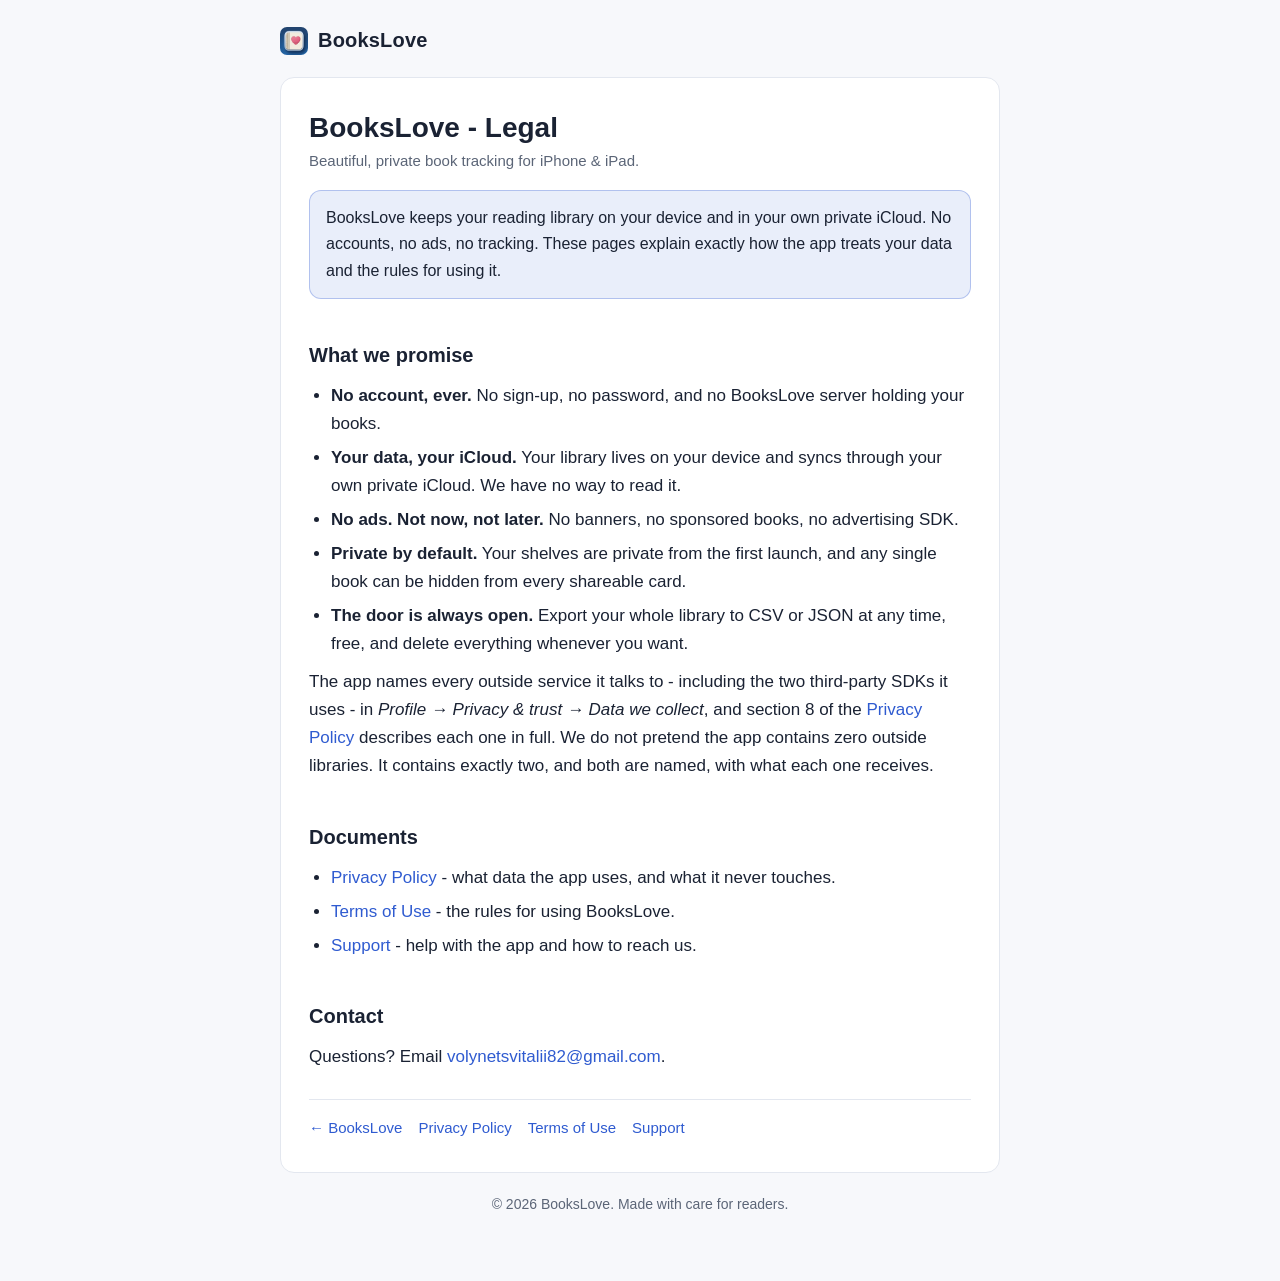
<file: legal.html>
<!DOCTYPE html>
<html lang="en">
<head>
  <meta charset="utf-8">
  <meta name="viewport" content="width=device-width, initial-scale=1">
  <title>Legal documents and promises - BooksLove</title>
  <meta name="description" content="The privacy policy, terms of use and support page for BooksLove, plus the four promises the app makes about your data.">
  <link rel="canonical" href="https://volynetsvitalii.github.io/booklove-legal/legal.html">

  <!-- Smart App Banner (T-230): в мобильном Safari поверх страницы появляется
       полоска с кнопкой «Open» / «View», ведущая прямо в App Store. -->
  <meta name="apple-itunes-app" content="app-id=6761546582">

  <!-- Open Graph: превью при вставке ссылки в мессенджер. Юридические
       страницы тоже пересылают - чаще всего именно их, когда спорят о том,
       что приложение делает с данными. -->
  <meta property="og:type" content="article">
  <meta property="og:site_name" content="BooksLove">
  <meta property="og:title" content="Legal documents and promises - BooksLove">
  <meta property="og:description" content="The privacy policy, terms of use and support page for BooksLove, plus the four promises the app makes about your data.">
  <meta property="og:url" content="https://volynetsvitalii.github.io/booklove-legal/legal.html">
  <meta property="og:image" content="https://volynetsvitalii.github.io/booklove-legal/assets/og.png">
  <meta name="twitter:card" content="summary_large_image">
  <meta name="twitter:title" content="Legal documents and promises - BooksLove">
  <meta name="twitter:description" content="The privacy policy, terms of use and support page for BooksLove, plus the four promises the app makes about your data.">
  <meta name="twitter:image" content="https://volynetsvitalii.github.io/booklove-legal/assets/og.png">

  <meta name="theme-color" content="#f7f8fb" media="(prefers-color-scheme: light)">
  <meta name="theme-color" content="#0e1524" media="(prefers-color-scheme: dark)">

  <link rel="icon" href="assets/favicon.svg" type="image/svg+xml">
  <link rel="apple-touch-icon" href="assets/icon.png">

  <link rel="stylesheet" href="assets/style.css">
</head>
<body>

  <header class="site">
    <a class="site-nav" href="./">
      <img class="mark" src="assets/icon.png" width="28" height="28" alt="">
      <span class="name">BooksLove</span>
    </a>
  </header>

  <main>
    <h1>BooksLove - Legal</h1>
    <p class="updated">Beautiful, private book tracking for iPhone &amp; iPad.</p>

    <p class="summary">
      BooksLove keeps your reading library on your device and in your own private
      iCloud. No accounts, no ads, no tracking. These pages explain exactly how
      the app treats your data and the rules for using it.
    </p>

    <h2>What we promise</h2>
    <ul>
      <li><strong>No account, ever.</strong> No sign-up, no password, and no BooksLove server holding your books.</li>
      <li><strong>Your data, your iCloud.</strong> Your library lives on your device and syncs through your own private iCloud. We have no way to read it.</li>
      <li><strong>No ads. Not now, not later.</strong> No banners, no sponsored books, no advertising SDK.</li>
      <li><strong>Private by default.</strong> Your shelves are private from the first launch, and any single book can be hidden from every shareable card.</li>
      <li><strong>The door is always open.</strong> Export your whole library to CSV or JSON at any time, free, and delete everything whenever you want.</li>
    </ul>

    <p>
      The app names every outside service it talks to - including the two
      third-party SDKs it uses - in <em class="app-path">Profile → Privacy &amp; trust →
      Data we collect</em>, and section 8 of the
      <a href="privacy.html">Privacy Policy</a> describes each one in full.
      We do not pretend the app contains zero outside libraries. It contains
      exactly two, and both are named, with what each one receives.
    </p>

    <h2>Documents</h2>
    <ul>
      <li><a href="privacy.html">Privacy Policy</a> - what data the app uses, and what it never touches.</li>
      <li><a href="terms.html">Terms of Use</a> - the rules for using BooksLove.</li>
      <li><a href="support.html">Support</a> - help with the app and how to reach us.</li>
    </ul>

    <h2>Contact</h2>
    <p>
      Questions? Email
      <a href="mailto:volynetsvitalii82@gmail.com">volynetsvitalii82@gmail.com</a>.
    </p>

    <nav class="legal-links">
      <a href="./">← BooksLove</a>
      <a href="privacy.html">Privacy Policy</a>
      <a href="terms.html">Terms of Use</a>
      <a href="support.html">Support</a>
    </nav>
  </main>

  <footer class="site">
    © 2026 BooksLove. Made with care for readers.
  </footer>

</body>
</html>
</file>
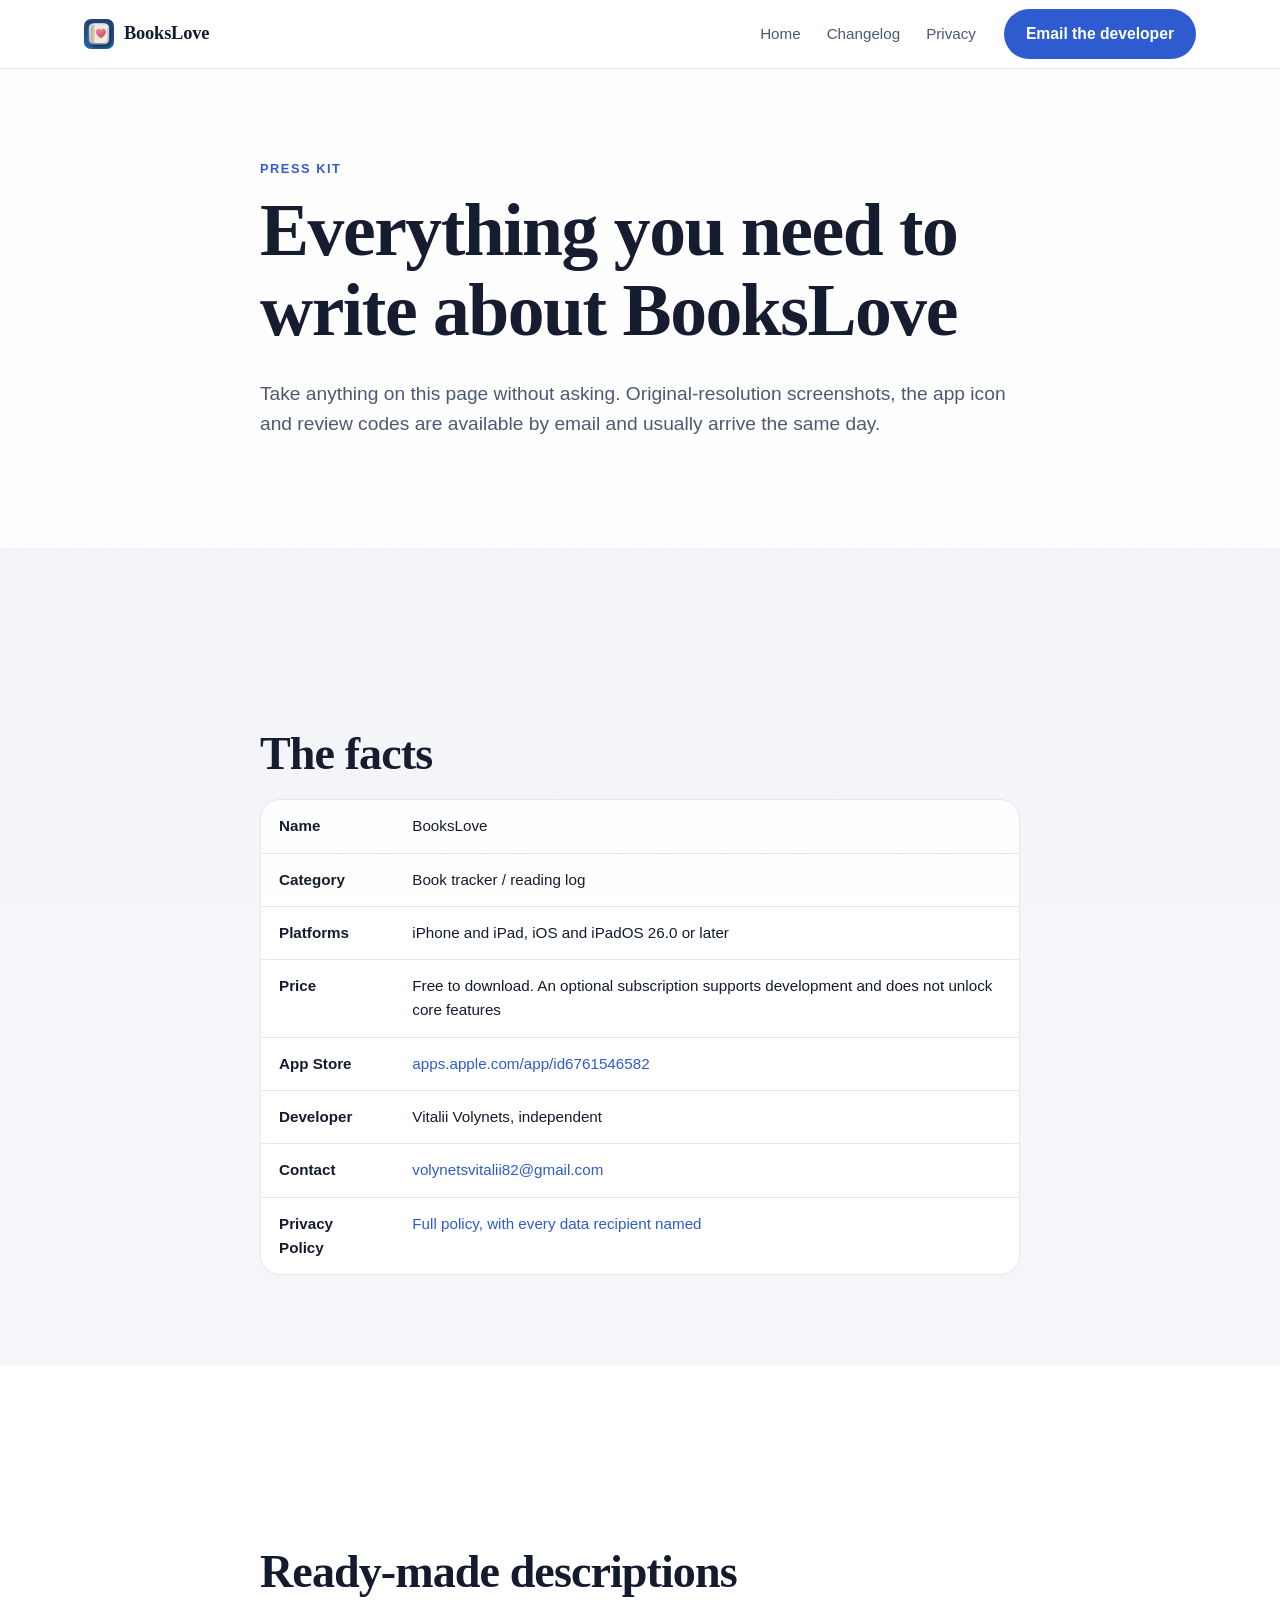
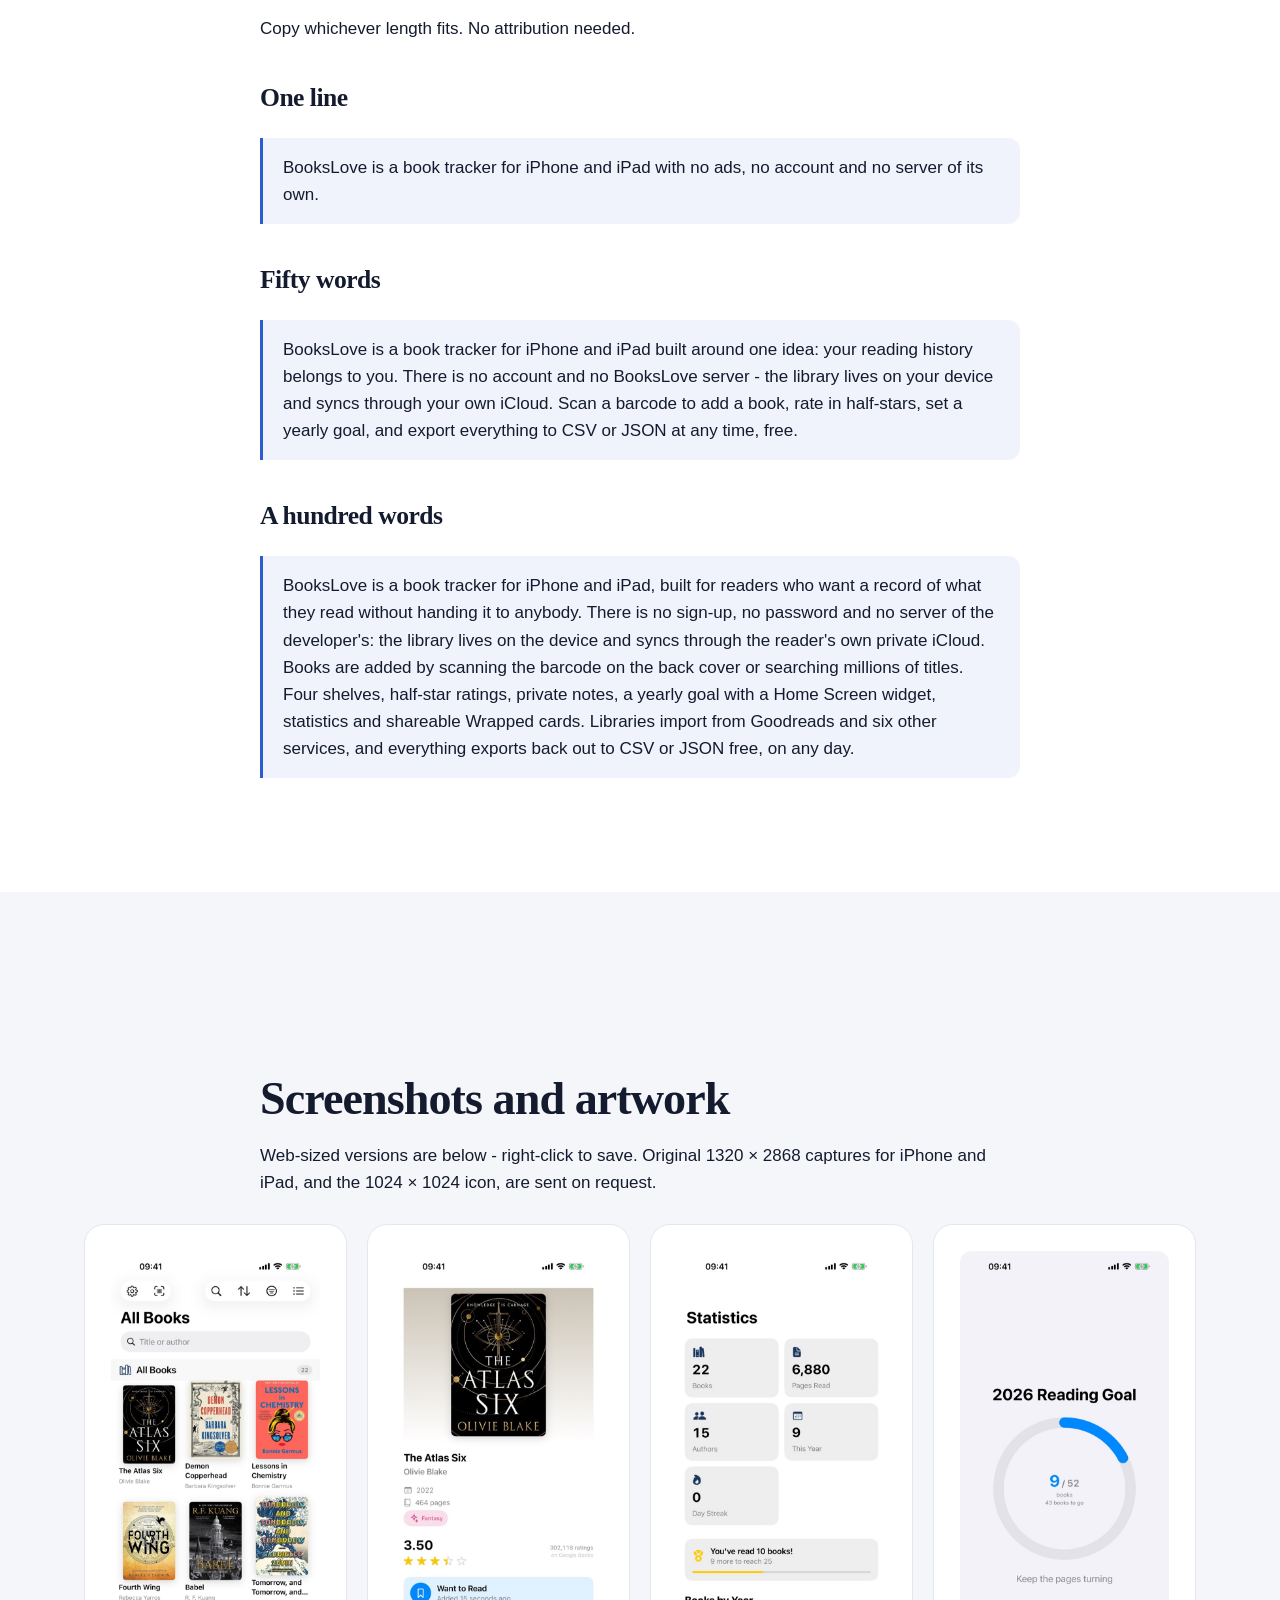
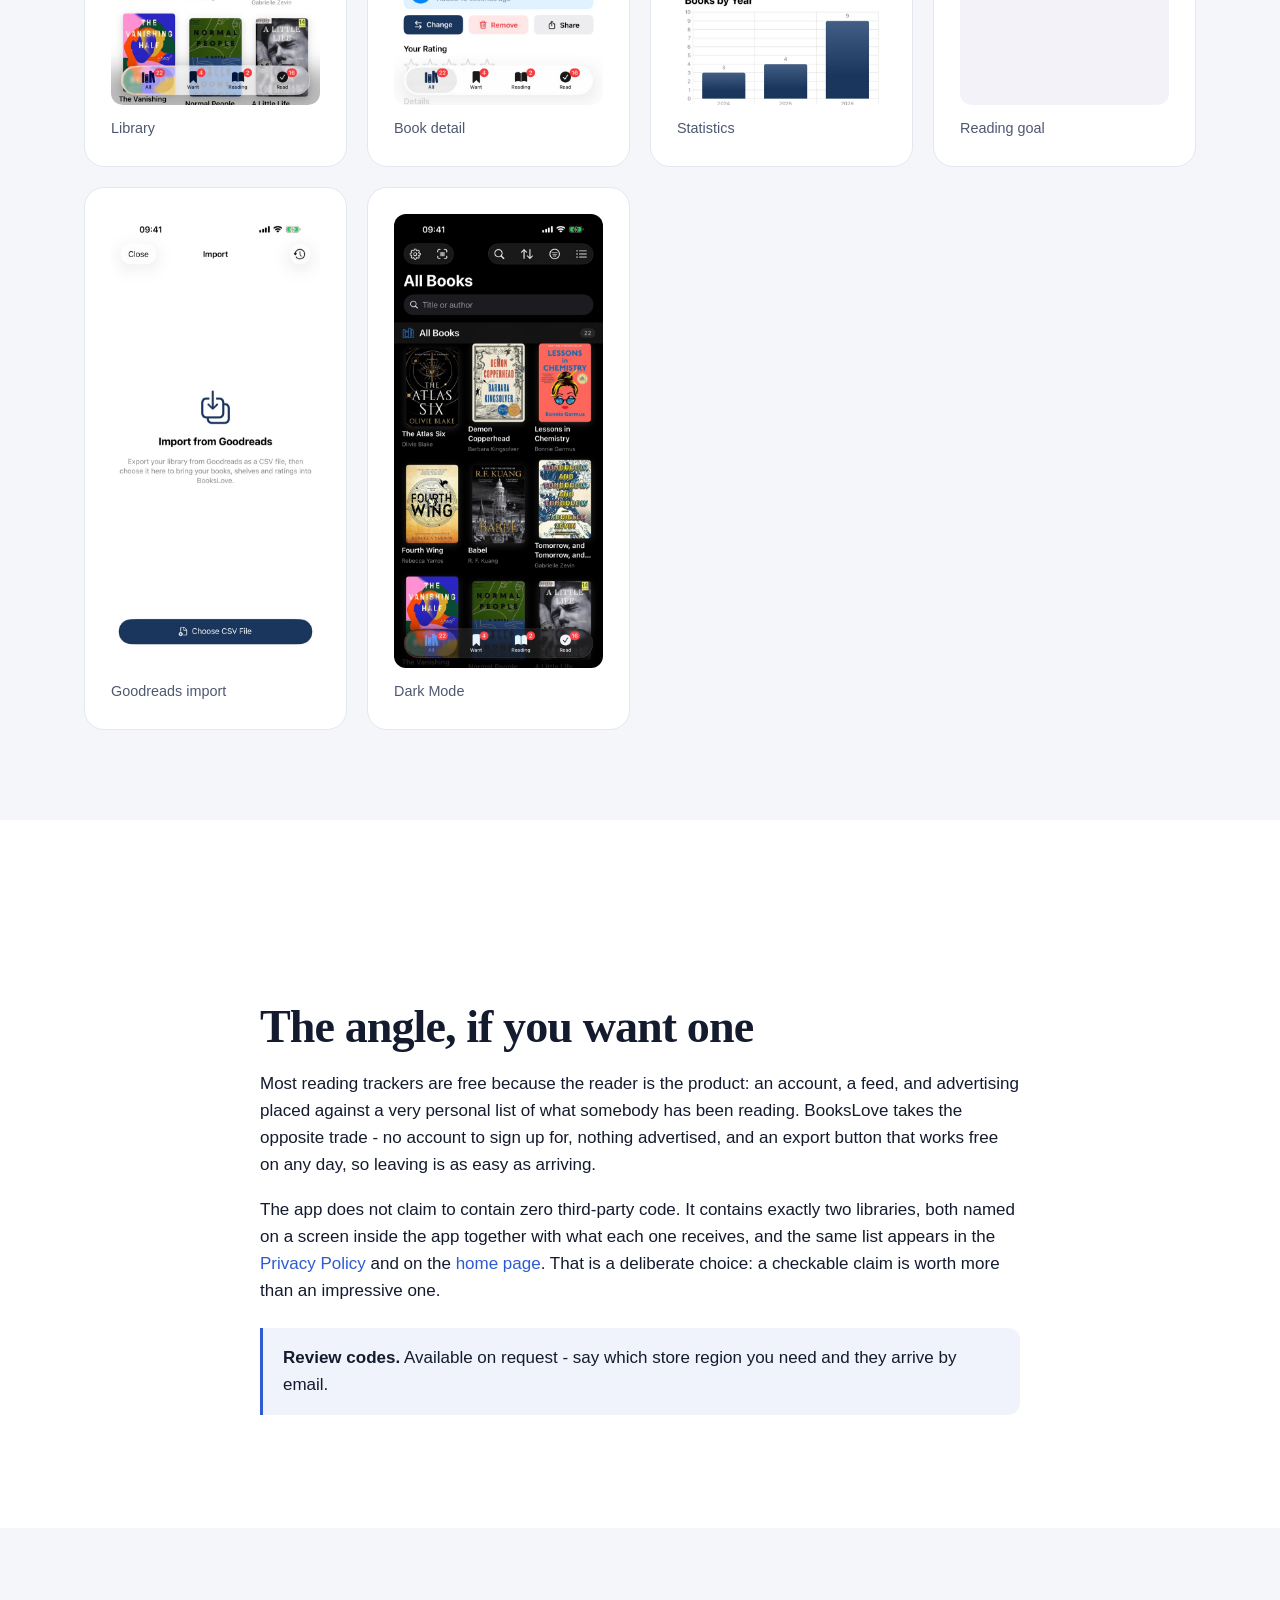
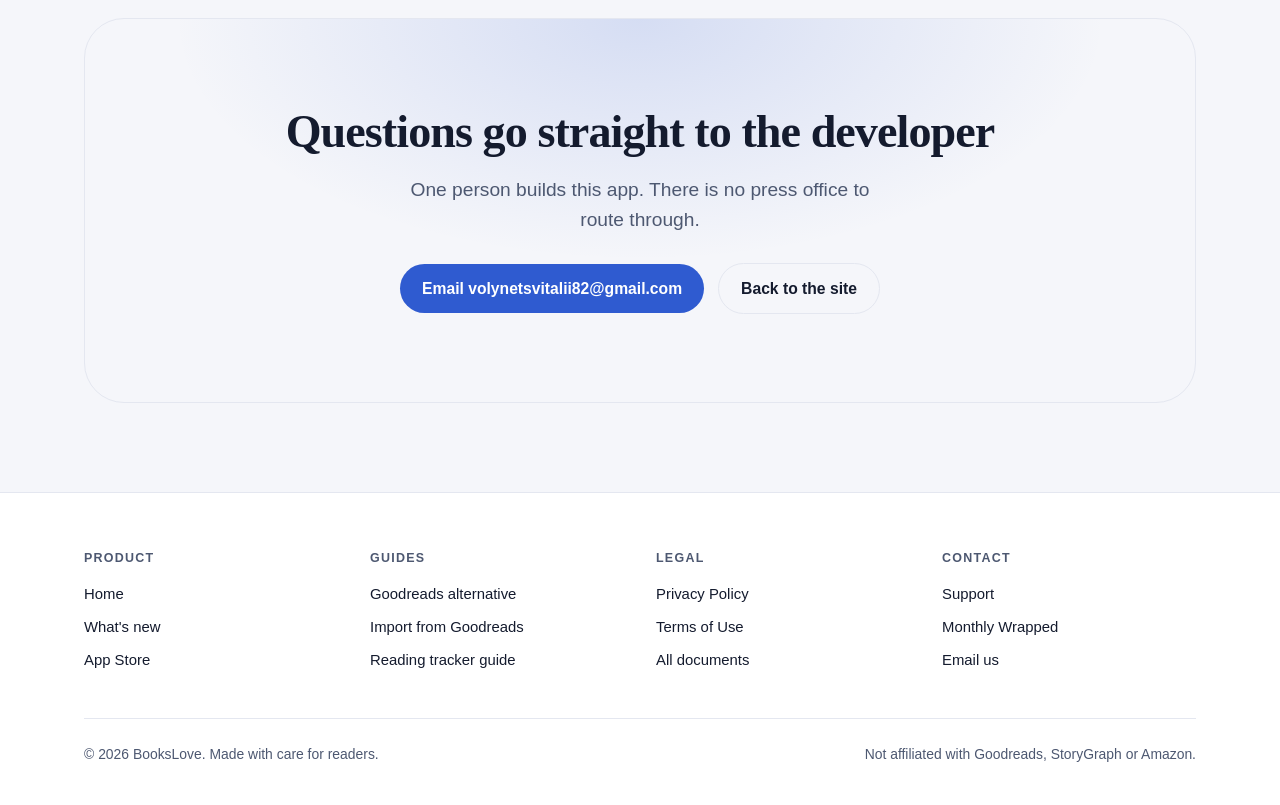
<file: press.html>
<!DOCTYPE html>
<!--
  press.html - пресс-кит. T-230, пункт 1 ТЗ («отзывы / press»), прямая
  зависимость T-234 (медиа-аутрич).

  ── ЧТО ТАКОЕ ПРЕСС-КИТ И ЗАЧЕМ ОН НУЖЕН СЕЙЧАС ─────────────────────────────
  Это страница, с которой журналист или обзорщик может забрать всё нужное для
  заметки за одну минуту, не задав ни одного вопроса: факты, готовые описания
  трёх длин, картинки в высоком разрешении, контакт.

  Пишется она ДО аутрича, а не после первого письма: питч без ссылки на
  материалы почти всегда остаётся без ответа, потому что собирать скриншоты
  вручную никто не станет.

  ── ПОЧЕМУ СКРИНШОТЫ ЗДЕСЬ В ВЕБ-РАЗМЕРЕ ───────────────────────────────────
  На странице стоят те же ужатые кадры, что и на лендинге. Оригиналы 1320×2868
  лежат в fastlane/screenshots репозитория приложения и высылаются по запросу:
  класть шесть файлов по 4 МБ на статический хостинг ради одного письма в месяц
  бессмысленно, а вот адрес, по которому их просят, должен быть на виду.

  ── ЧЕГО ЗДЕСЬ НЕТ ──────────────────────────────────────────────────────────
  Раздела с цитатами прессы и отзывами пользователей. Приложение вышло недавно,
  публикаций о нём нет, а выдуманная цитата - это подделка, а не маркетинг.
  Раздел появится, когда появятся настоящие (T-231 / T-234).
-->
<html lang="en">
<head>
  <meta charset="utf-8">
  <meta name="viewport" content="width=device-width, initial-scale=1">

  <title>Press kit - BooksLove</title>
  <meta name="description" content="Facts, ready-made descriptions, screenshots and contact details for writing about BooksLove, a private book tracker for iPhone and iPad.">
  <link rel="canonical" href="https://volynetsvitalii.github.io/booklove-legal/press.html">

  <meta name="apple-itunes-app" content="app-id=6761546582">

  <meta property="og:type" content="article">
  <meta property="og:site_name" content="BooksLove">
  <meta property="og:title" content="Press kit - BooksLove">
  <meta property="og:description" content="Facts, descriptions, screenshots and contact details for writing about BooksLove.">
  <meta property="og:url" content="https://volynetsvitalii.github.io/booklove-legal/press.html">
  <meta property="og:image" content="https://volynetsvitalii.github.io/booklove-legal/assets/og.png">
  <meta name="twitter:card" content="summary_large_image">
  <meta name="twitter:title" content="Press kit - BooksLove">
  <meta name="twitter:description" content="Facts, descriptions, screenshots and contact details.">
  <meta name="twitter:image" content="https://volynetsvitalii.github.io/booklove-legal/assets/og.png">

  <meta name="theme-color" content="#ffffff" media="(prefers-color-scheme: light)">
  <meta name="theme-color" content="#0b1120" media="(prefers-color-scheme: dark)">

  <link rel="icon" href="assets/favicon.svg" type="image/svg+xml">
  <link rel="apple-touch-icon" href="assets/icon.png">
  <link rel="stylesheet" href="assets/landing.css">
  <script defer src="assets/landing.js"></script>
</head>

<body>

<nav class="nav">
  <div class="wrap nav__inner">
    <a class="nav__brand" href="./"><img src="assets/icon.png" width="30" height="30" alt="">BooksLove</a>
    <div class="nav__links">
      <a href="./">Home</a>
      <a href="changelog.html">Changelog</a>
      <a href="privacy.html">Privacy</a>
    </div>
    <div class="nav__cta">
      <a class="btn" href="mailto:volynetsvitalii82@gmail.com?subject=BooksLove%20press%20enquiry">Email the developer</a>
    </div>
  </div>
</nav>

<main>

<section class="section">
  <div class="wrap">
    <div class="article">
      <p class="eyebrow">Press kit</p>
      <h1>Everything you need to write about BooksLove</h1>
      <p class="lede" style="max-width: none;">
        Take anything on this page without asking. Original-resolution
        screenshots, the app icon and review codes are available by email and
        usually arrive the same day.
      </p>
    </div>
  </div>
</section>

<!-- ── Факты ────────────────────────────────────────────────────────────── -->
<section class="section section--alt">
  <div class="wrap">
    <div class="article reveal">
      <h2>The facts</h2>
    </div>

    <div class="table-scroll article reveal" style="margin-top: 20px;">
      <table class="compare">
        <tbody>
          <tr><th scope="row">Name</th><td>BooksLove</td></tr>
          <tr><th scope="row">Category</th><td>Book tracker / reading log</td></tr>
          <tr><th scope="row">Platforms</th><td>iPhone and iPad, iOS and iPadOS 26.0 or later</td></tr>
          <tr><th scope="row">Price</th><td>Free to download. An optional subscription supports development and does not unlock core features</td></tr>
          <tr><th scope="row">App Store</th><td><a href="https://apps.apple.com/app/id6761546582?ct=web_press&amp;mt=8">apps.apple.com/app/id6761546582</a></td></tr>
          <tr><th scope="row">Developer</th><td>Vitalii Volynets, independent</td></tr>
          <tr><th scope="row">Contact</th><td><a href="mailto:volynetsvitalii82@gmail.com">volynetsvitalii82@gmail.com</a></td></tr>
          <tr><th scope="row">Privacy Policy</th><td><a href="privacy.html">Full policy, with every data recipient named</a></td></tr>
        </tbody>
      </table>
    </div>
  </div>
</section>

<!-- ── Готовые описания ─────────────────────────────────────────────────── -->
<section class="section">
  <div class="wrap">
    <div class="article reveal">
      <h2>Ready-made descriptions</h2>
      <p>Copy whichever length fits. No attribution needed.</p>

      <h3>One line</h3>
      <div class="note">
        <p>BooksLove is a book tracker for iPhone and iPad with no ads, no
        account and no server of its own.</p>
      </div>

      <h3>Fifty words</h3>
      <div class="note">
        <p>BooksLove is a book tracker for iPhone and iPad built around one
        idea: your reading history belongs to you. There is no account and no
        BooksLove server - the library lives on your device and syncs through
        your own iCloud. Scan a barcode to add a book, rate in half-stars, set
        a yearly goal, and export everything to CSV or JSON at any time, free.</p>
      </div>

      <h3>A hundred words</h3>
      <div class="note">
        <p>BooksLove is a book tracker for iPhone and iPad, built for readers
        who want a record of what they read without handing it to anybody. There
        is no sign-up, no password and no server of the developer's: the library
        lives on the device and syncs through the reader's own private iCloud.
        Books are added by scanning the barcode on the back cover or searching
        millions of titles. Four shelves, half-star ratings, private notes, a
        yearly goal with a Home Screen widget, statistics and shareable Wrapped
        cards. Libraries import from Goodreads and six other services, and
        everything exports back out to CSV or JSON free, on any day.</p>
      </div>
    </div>
  </div>
</section>

<!-- ── Материалы ────────────────────────────────────────────────────────── -->
<section class="section section--alt">
  <div class="wrap">
    <div class="article reveal">
      <h2>Screenshots and artwork</h2>
      <p>
        Web-sized versions are below - right-click to save. Original 1320 × 2868
        captures for iPhone and iPad, and the 1024 × 1024 icon, are sent on
        request.
      </p>
    </div>

    <div class="grid-3 reveal" style="margin-top: 28px;">
      <div class="card"><img src="assets/screens/library.jpg" width="640" height="1391" loading="lazy" alt="The library screen" style="border-radius: 12px;"><p class="muted" style="margin-top: 12px; font-size: .9rem;">Library</p></div>
      <div class="card"><img src="assets/screens/bookdetail.jpg" width="640" height="1391" loading="lazy" alt="A book detail screen" style="border-radius: 12px;"><p class="muted" style="margin-top: 12px; font-size: .9rem;">Book detail</p></div>
      <div class="card"><img src="assets/screens/stats.jpg" width="640" height="1391" loading="lazy" alt="The statistics screen" style="border-radius: 12px;"><p class="muted" style="margin-top: 12px; font-size: .9rem;">Statistics</p></div>
      <div class="card"><img src="assets/screens/goal.jpg" width="640" height="1391" loading="lazy" alt="The reading goal screen" style="border-radius: 12px;"><p class="muted" style="margin-top: 12px; font-size: .9rem;">Reading goal</p></div>
      <div class="card"><img src="assets/screens/import.jpg" width="640" height="1391" loading="lazy" alt="The import screen" style="border-radius: 12px;"><p class="muted" style="margin-top: 12px; font-size: .9rem;">Goodreads import</p></div>
      <div class="card"><img src="assets/screens/darkmode.jpg" width="640" height="1391" loading="lazy" alt="The library in dark mode" style="border-radius: 12px;"><p class="muted" style="margin-top: 12px; font-size: .9rem;">Dark Mode</p></div>
    </div>
  </div>
</section>

<!-- ── Угол ─────────────────────────────────────────────────────────────── -->
<section class="section">
  <div class="wrap">
    <div class="article reveal">
      <h2>The angle, if you want one</h2>
      <p>
        Most reading trackers are free because the reader is the product: an
        account, a feed, and advertising placed against a very personal list of
        what somebody has been reading. BooksLove takes the opposite trade - no
        account to sign up for, nothing advertised, and an export button that
        works free on any day, so leaving is as easy as arriving.
      </p>
      <p>
        The app does not claim to contain zero third-party code. It contains
        exactly two libraries, both named on a screen inside the app together
        with what each one receives, and the same list appears in the
        <a href="privacy.html">Privacy Policy</a> and on the
        <a href="./#privacy">home page</a>. That is a deliberate choice: a
        checkable claim is worth more than an impressive one.
      </p>

      <div class="note">
        <p>
          <strong>Review codes.</strong> Available on request - say which store
          region you need and they arrive by email.
        </p>
      </div>
    </div>
  </div>
</section>

<section class="section section--alt">
  <div class="wrap">
    <div class="cta reveal">
      <h2>Questions go straight to the developer</h2>
      <p class="lede" style="margin: 0 auto 28px;">
        One person builds this app. There is no press office to route through.
      </p>
      <div class="actions">
        <a class="btn" href="mailto:volynetsvitalii82@gmail.com?subject=BooksLove%20press%20enquiry">Email volynetsvitalii82@gmail.com</a>
        <a class="btn btn--ghost" href="./">Back to the site</a>
      </div>
    </div>
  </div>
</section>

</main>

<footer class="foot">
  <div class="wrap">
    <div class="foot__cols">
      <div>
        <h4>Product</h4>
        <ul>
          <li><a href="./">Home</a></li>
          <li><a href="changelog.html">What's new</a></li>
          <li><a href="https://apps.apple.com/app/id6761546582?ct=web_press_footer&amp;mt=8">App Store</a></li>
        </ul>
      </div>
      <div>
        <h4>Guides</h4>
        <ul>
          <li><a href="goodreads-alternative.html">Goodreads alternative</a></li>
          <li><a href="import-from-goodreads.html">Import from Goodreads</a></li>
          <li><a href="reading-tracker.html">Reading tracker guide</a></li>
        </ul>
      </div>
      <div>
        <h4>Legal</h4>
        <ul>
          <li><a href="privacy.html">Privacy Policy</a></li>
          <li><a href="terms.html">Terms of Use</a></li>
          <li><a href="legal.html">All documents</a></li>
        </ul>
      </div>
      <div>
        <h4>Contact</h4>
        <ul>
          <li><a href="support.html">Support</a></li>
          <li><a href="wrapped.html">Monthly Wrapped</a></li>
          <li><a href="mailto:volynetsvitalii82@gmail.com">Email us</a></li>
        </ul>
      </div>
    </div>
    <div class="foot__bottom">
      <span>© <span data-year>2026</span> BooksLove. Made with care for readers.</span>
      <span>Not affiliated with Goodreads, StoryGraph or Amazon.</span>
    </div>
  </div>
</footer>

</body>
</html>
</file>
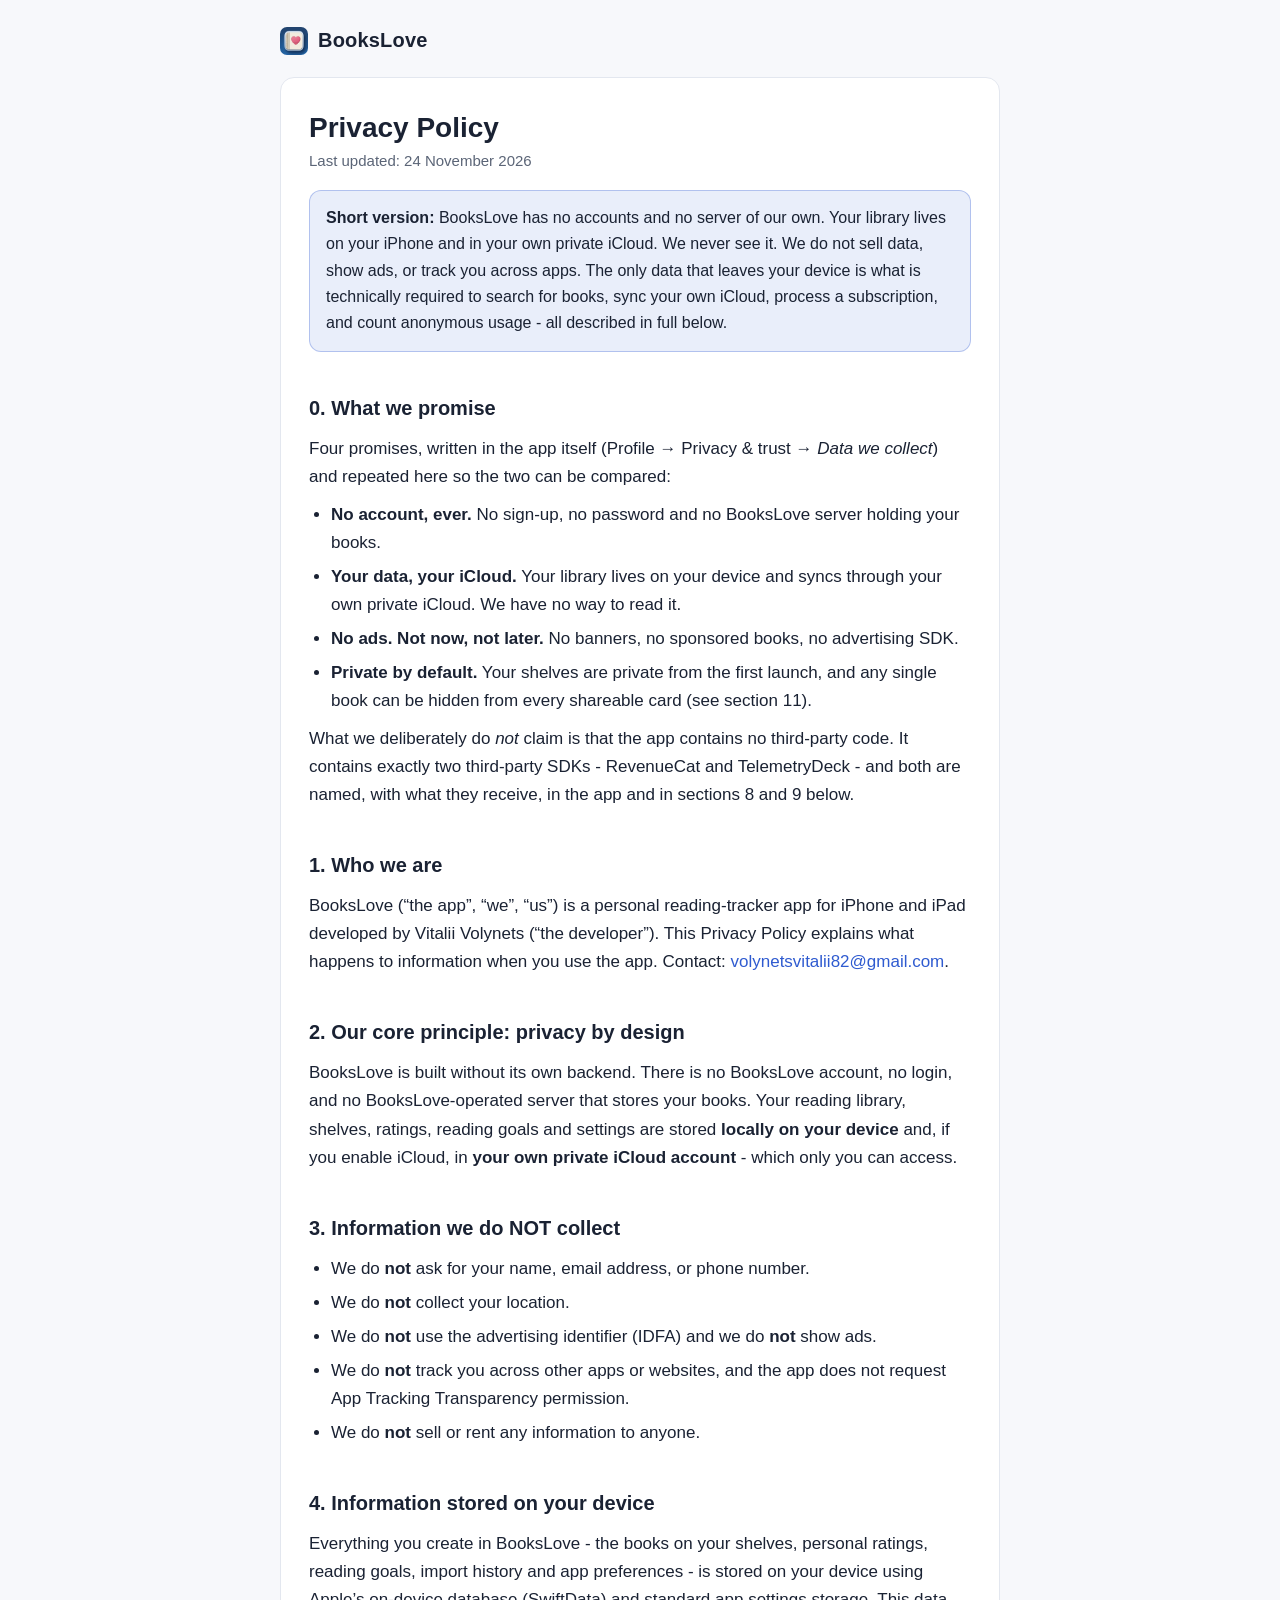
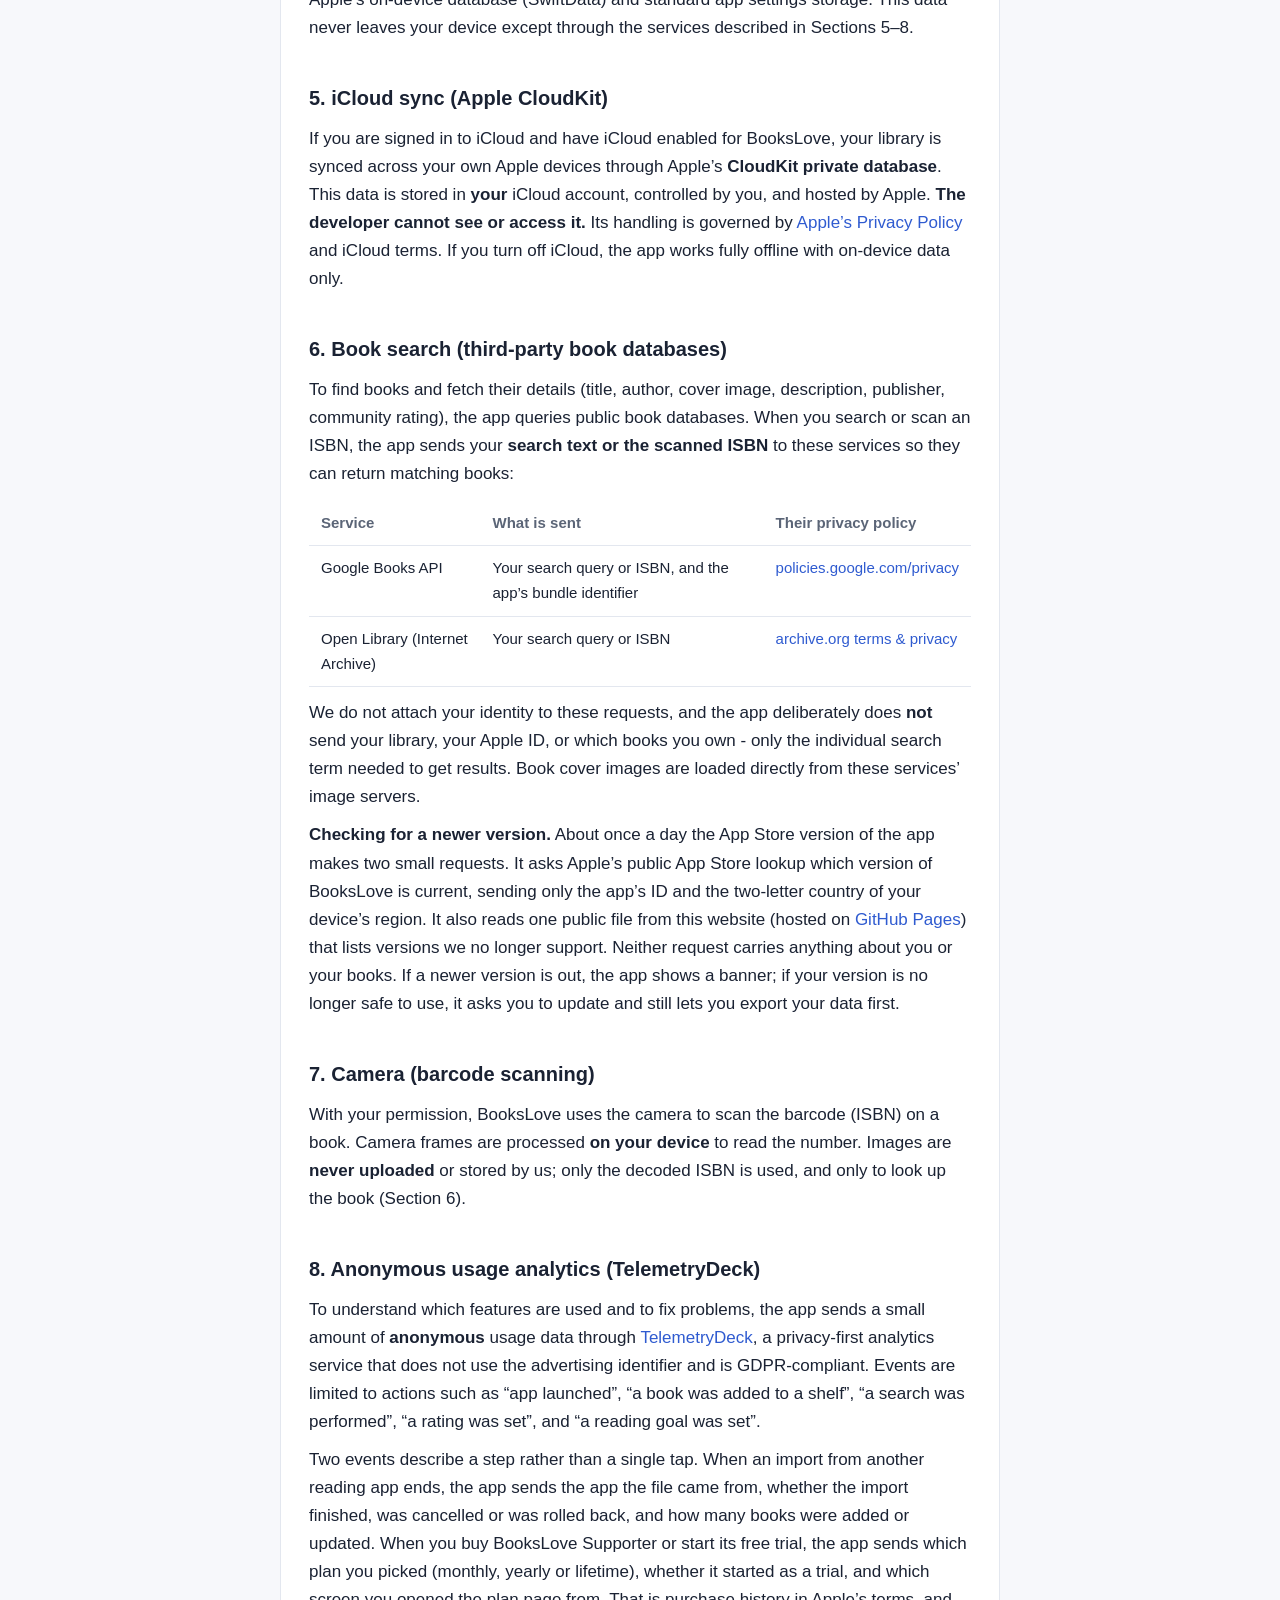
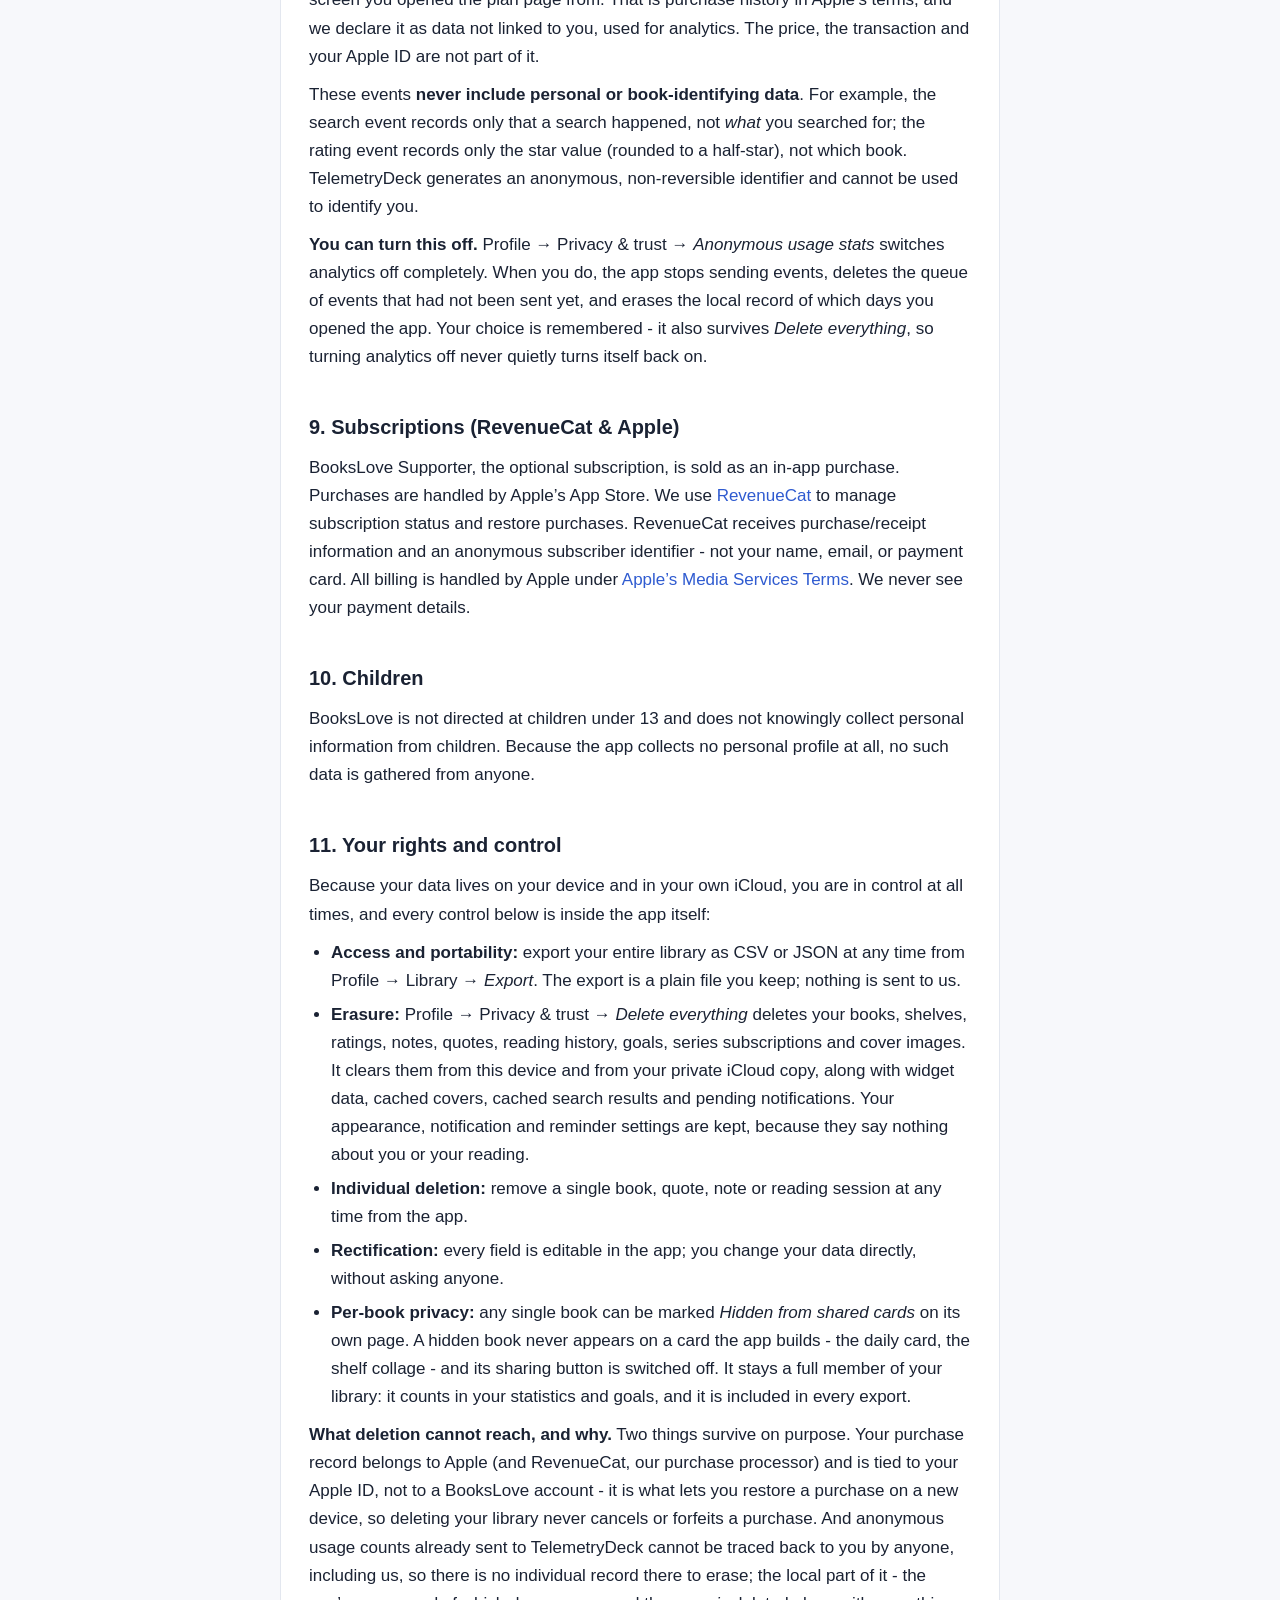
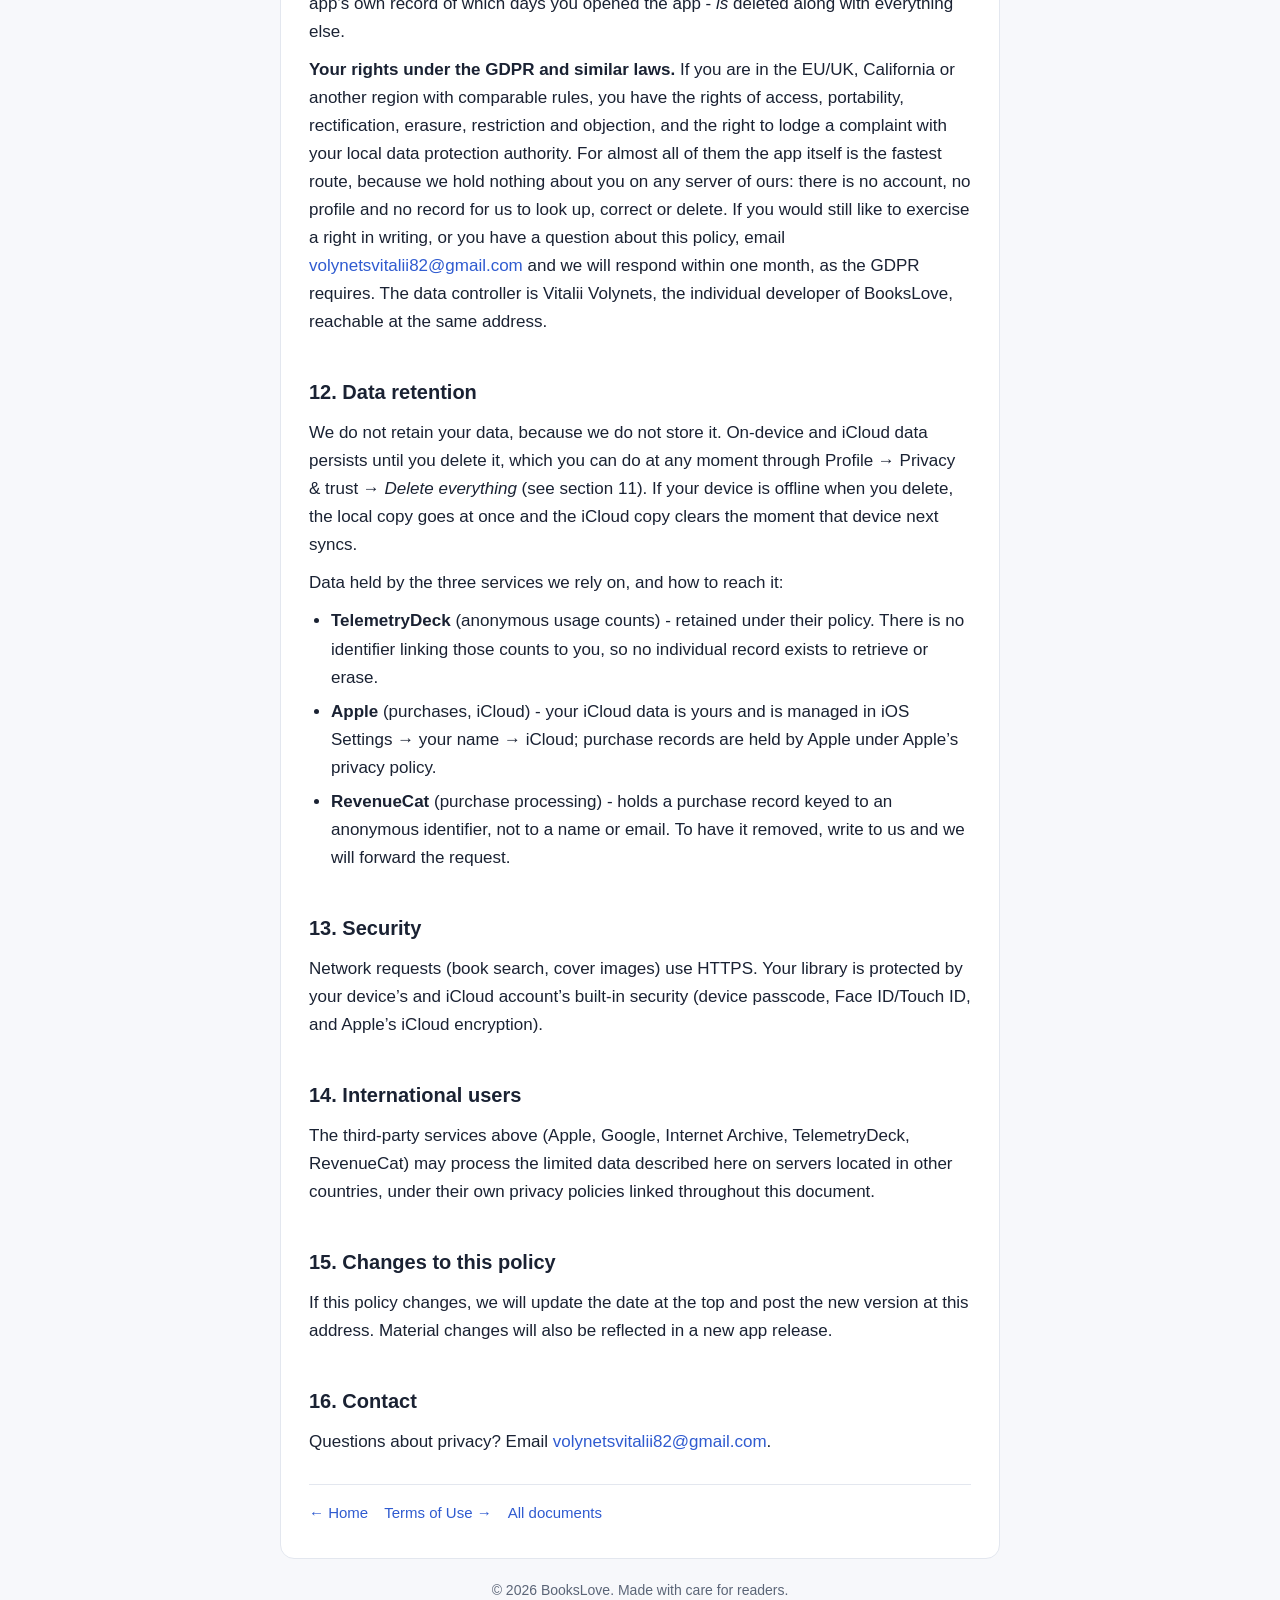
<file: privacy.html>
<!DOCTYPE html>
<html lang="en">
<head>
  <meta charset="utf-8">
  <meta name="viewport" content="width=device-width, initial-scale=1">
  <title>Privacy Policy - BooksLove</title>
  <meta name="description" content="What BooksLove does with your data, what it never touches, and the full list of every outside service that receives anything.">
  <link rel="canonical" href="https://volynetsvitalii.github.io/booklove-legal/privacy.html">

  <!-- Smart App Banner (T-230): в мобильном Safari поверх страницы появляется
       полоска с кнопкой «Open» / «View», ведущая прямо в App Store. -->
  <meta name="apple-itunes-app" content="app-id=6761546582">

  <!-- Open Graph: превью при вставке ссылки в мессенджер. Юридические
       страницы тоже пересылают - чаще всего именно их, когда спорят о том,
       что приложение делает с данными. -->
  <meta property="og:type" content="article">
  <meta property="og:site_name" content="BooksLove">
  <meta property="og:title" content="Privacy Policy - BooksLove">
  <meta property="og:description" content="What BooksLove does with your data, what it never touches, and the full list of every outside service that receives anything.">
  <meta property="og:url" content="https://volynetsvitalii.github.io/booklove-legal/privacy.html">
  <meta property="og:image" content="https://volynetsvitalii.github.io/booklove-legal/assets/og.png">
  <meta name="twitter:card" content="summary_large_image">
  <meta name="twitter:title" content="Privacy Policy - BooksLove">
  <meta name="twitter:description" content="What BooksLove does with your data, what it never touches, and the full list of every outside service that receives anything.">
  <meta name="twitter:image" content="https://volynetsvitalii.github.io/booklove-legal/assets/og.png">

  <meta name="theme-color" content="#f7f8fb" media="(prefers-color-scheme: light)">
  <meta name="theme-color" content="#0e1524" media="(prefers-color-scheme: dark)">

  <link rel="icon" href="assets/favicon.svg" type="image/svg+xml">
  <link rel="apple-touch-icon" href="assets/icon.png">

  <link rel="stylesheet" href="assets/style.css">
</head>
<body>

  <header class="site">
    <a class="site-nav" href="./">
      <img class="mark" src="assets/icon.png" width="28" height="28" alt="">
      <span class="name">BooksLove</span>
    </a>
  </header>

  <main>
    <h1>Privacy Policy</h1>
    <p class="updated">Last updated: 24 November 2026</p>

    <p class="summary">
      <strong>Short version:</strong> BooksLove has no accounts and no server of
      our own. Your library lives on your iPhone and in your own private iCloud.
      We never see it. We do not sell data, show ads, or track you across apps.
      The only data that leaves your device is what is technically required to
      search for books, sync your own iCloud, process a subscription, and count
      anonymous usage - all described in full below.
    </p>

    <h2>0. What we promise</h2>
    <p>
      Four promises, written in the app itself (<span class="app-path">Profile &rarr;
      Privacy &amp; trust &rarr; <em>Data we collect</em></span>) and repeated here so the two can be
      compared:
    </p>
    <ul>
      <li><strong>No account, ever.</strong> No sign-up, no password and no
          BooksLove server holding your books.</li>
      <li><strong>Your data, your iCloud.</strong> Your library lives on your
          device and syncs through your own private iCloud. We have no way to
          read it.</li>
      <li><strong>No ads. Not now, not later.</strong> No banners, no sponsored
          books, no advertising SDK.</li>
      <li><strong>Private by default.</strong> Your shelves are private from the
          first launch, and any single book can be hidden from every shareable
          card (see section 11).</li>
    </ul>
    <p>
      What we deliberately do <em>not</em> claim is that the app contains no
      third-party code. It contains exactly two third-party SDKs - RevenueCat
      and TelemetryDeck - and both are named, with what they receive, in the app
      and in sections 8 and 9 below.
    </p>

    <h2>1. Who we are</h2>
    <p>
      BooksLove (“the app”, “we”, “us”) is a personal reading-tracker app for
      iPhone and iPad developed by Vitalii Volynets (“the developer”). This
      Privacy Policy explains what happens to information when you use the app.
      Contact: <a href="mailto:volynetsvitalii82@gmail.com">volynetsvitalii82@gmail.com</a>.
    </p>

    <h2>2. Our core principle: privacy by design</h2>
    <p>
      BooksLove is built without its own backend. There is no BooksLove account,
      no login, and no BooksLove-operated server that stores your books. Your
      reading library, shelves, ratings, reading goals and settings are stored
      <strong>locally on your device</strong> and, if you enable iCloud, in
      <strong>your own private iCloud account</strong> - which only you can access.
    </p>

    <h2>3. Information we do NOT collect</h2>
    <ul>
      <li>We do <strong>not</strong> ask for your name, email address, or phone number.</li>
      <li>We do <strong>not</strong> collect your location.</li>
      <li>We do <strong>not</strong> use the advertising identifier (IDFA) and we
          do <strong>not</strong> show ads.</li>
      <li>We do <strong>not</strong> track you across other apps or websites, and
          the app does not request App Tracking Transparency permission.</li>
      <li>We do <strong>not</strong> sell or rent any information to anyone.</li>
    </ul>

    <h2>4. Information stored on your device</h2>
    <p>
      Everything you create in BooksLove - the books on your shelves, personal
      ratings, reading goals, import history and app preferences - is stored on
      your device using Apple’s on-device database (SwiftData) and standard app
      settings storage. This data never leaves your device except through the
      services described in Sections 5–8.
    </p>

    <h2>5. iCloud sync (Apple CloudKit)</h2>
    <p>
      If you are signed in to iCloud and have iCloud enabled for BooksLove, your
      library is synced across your own Apple devices through Apple’s
      <strong>CloudKit private database</strong>. This data is stored in
      <strong>your</strong> iCloud account, controlled by you, and hosted by
      Apple. <strong>The developer cannot see or access it.</strong> Its handling
      is governed by
      <a href="https://www.apple.com/legal/privacy/" target="_blank" rel="noopener">Apple’s Privacy Policy</a>
      and iCloud terms. If you turn off iCloud, the app works fully offline with
      on-device data only.
    </p>

    <h2>6. Book search (third-party book databases)</h2>
    <p>
      To find books and fetch their details (title, author, cover image,
      description, publisher, community rating), the app queries public book
      databases. When you search or scan an ISBN, the app sends your
      <strong>search text or the scanned ISBN</strong> to these services so they
      can return matching books:
    </p>
    <div class="table-wrap">
      <table>
        <thead>
          <tr><th>Service</th><th>What is sent</th><th>Their privacy policy</th></tr>
        </thead>
        <tbody>
          <tr>
            <td>Google Books API</td>
            <td>Your search query or ISBN, and the app’s bundle identifier</td>
            <td><a href="https://policies.google.com/privacy" target="_blank" rel="noopener">policies.google.com/privacy</a></td>
          </tr>
          <tr>
            <td>Open Library (Internet Archive)</td>
            <td>Your search query or ISBN</td>
            <td><a href="https://archive.org/about/terms.php" target="_blank" rel="noopener">archive.org terms &amp; privacy</a></td>
          </tr>
        </tbody>
      </table>
    </div>
    <p>
      We do not attach your identity to these requests, and the app deliberately
      does <strong>not</strong> send your library, your Apple ID, or which books
      you own - only the individual search term needed to get results. Book cover
      images are loaded directly from these services’ image servers.
    </p>
    <p>
      <strong>Checking for a newer version.</strong> About once a day the App Store
      version of the app makes two small requests. It asks Apple’s public App Store
      lookup which version of BooksLove is current, sending only the app’s ID and
      the two-letter country of your device’s region. It also reads one public file
      from this website (hosted on
      <a href="https://docs.github.com/en/site-policy/privacy-policies/github-general-privacy-statement" target="_blank" rel="noopener">GitHub Pages</a>)
      that lists versions we no longer support. Neither request carries anything
      about you or your books. If a newer version is out, the app shows a banner;
      if your version is no longer safe to use, it asks you to update and still
      lets you export your data first.
    </p>

    <h2>7. Camera (barcode scanning)</h2>
    <p>
      With your permission, BooksLove uses the camera to scan the barcode (ISBN)
      on a book. Camera frames are processed <strong>on your device</strong> to
      read the number. Images are <strong>never uploaded</strong> or stored by us;
      only the decoded ISBN is used, and only to look up the book (Section 6).
    </p>

    <h2>8. Anonymous usage analytics (TelemetryDeck)</h2>
    <p>
      To understand which features are used and to fix problems, the app sends a
      small amount of <strong>anonymous</strong> usage data through
      <a href="https://telemetrydeck.com/privacy/" target="_blank" rel="noopener">TelemetryDeck</a>,
      a privacy-first analytics service that does not use the advertising
      identifier and is GDPR-compliant. Events are limited to actions such as
      “app launched”, “a book was added to a shelf”, “a search was performed”,
      “a rating was set”, and “a reading goal was set”.
    </p>
    <p>
      Two events describe a step rather than a single tap. When an import from
      another reading app ends, the app sends the app the file came from,
      whether the import finished, was cancelled or was rolled back, and how
      many books were added or updated. When you buy BooksLove
      Supporter or start its free trial, the app sends which plan you picked
      (monthly, yearly or lifetime), whether it started as a trial, and which
      screen you opened the plan page from. That is purchase history in
      Apple’s terms, and we declare it as data not linked to you, used for
      analytics. The price, the transaction and your Apple ID are not part of
      it.
    </p>
    <p>
      These events <strong>never include personal or book-identifying data</strong>.
      For example, the search event records only that a search happened, not
      <em>what</em> you searched for; the rating event records only the star value
      (rounded to a half-star), not which book. TelemetryDeck generates an
      anonymous, non-reversible identifier and cannot be used to identify you.
    </p>
    <p>
      <strong>You can turn this off.</strong> <span class="app-path">Profile &rarr;
      Privacy &amp; trust &rarr; <em>Anonymous usage stats</em></span> switches analytics off completely. When you
      do, the app stops sending events, deletes the queue of events that had not
      been sent yet, and erases the local record of which days you opened the
      app. Your choice is remembered - it also survives <em>Delete
      everything</em>, so turning analytics off never quietly turns itself back on.
    </p>

    <h2>9. Subscriptions (RevenueCat &amp; Apple)</h2>
    <p>
      BooksLove Supporter, the optional subscription, is sold as an in-app purchase.
      Purchases are handled by Apple’s App Store. We use
      <a href="https://www.revenuecat.com/privacy/" target="_blank" rel="noopener">RevenueCat</a>
      to manage subscription status and restore purchases. RevenueCat receives
      purchase/receipt information and an anonymous subscriber identifier - not
      your name, email, or payment card. All billing is handled by Apple under
      <a href="https://www.apple.com/legal/internet-services/itunes/" target="_blank" rel="noopener">Apple’s Media Services Terms</a>.
      We never see your payment details.
    </p>

    <h2>10. Children</h2>
    <p>
      BooksLove is not directed at children under 13 and does not knowingly
      collect personal information from children. Because the app collects no
      personal profile at all, no such data is gathered from anyone.
    </p>

    <h2>11. Your rights and control</h2>
    <p>
      Because your data lives on your device and in your own iCloud, you are in
      control at all times, and every control below is inside the app itself:
    </p>
    <ul>
      <li><strong>Access and portability:</strong> export your entire library as
          CSV or JSON at any time from <span class="app-path">Profile → Library →
          <em>Export</em></span>. The export is a plain file you keep; nothing is
          sent to us.</li>
      <li><strong>Erasure:</strong> <span class="app-path">Profile → Privacy &amp;
          trust → <em>Delete everything</em></span> deletes your books, shelves, ratings, notes, quotes, reading history,
          goals, series subscriptions and cover images. It clears them from this
          device and from your private iCloud copy, along with widget data,
          cached covers, cached search results and pending notifications. Your
          appearance, notification and reminder settings are kept, because they
          say nothing about you or your reading.</li>
      <li><strong>Individual deletion:</strong> remove a single book, quote, note
          or reading session at any time from the app.</li>
      <li><strong>Rectification:</strong> every field is editable in the app; you
          change your data directly, without asking anyone.</li>
      <li><strong>Per-book privacy:</strong> any single book can be marked
          <em>Hidden from shared cards</em> on its own page. A hidden book never
          appears on a card the app builds - the daily card, the shelf collage -
          and its sharing button is switched off. It stays a full member of your
          library: it counts in your statistics and goals, and it is included in
          every export.</li>
    </ul>
    <p>
      <strong>What deletion cannot reach, and why.</strong> Two things survive on
      purpose. Your purchase record belongs to Apple (and RevenueCat, our
      purchase processor) and is tied to your Apple ID, not to a BooksLove
      account - it is what lets you restore a purchase on a new device, so
      deleting your library never cancels or forfeits a purchase. And anonymous
      usage counts already sent to TelemetryDeck cannot be traced back to you by
      anyone, including us, so there is no individual record there to erase; the
      local part of it - the app’s own record of which days you opened the app -
      <em>is</em> deleted along with everything else.
    </p>
    <p>
      <strong>Your rights under the GDPR and similar laws.</strong> If you are in
      the EU/UK, California or another region with comparable rules, you have the
      rights of access, portability, rectification, erasure, restriction and
      objection, and the right to lodge a complaint with your local data
      protection authority. For almost all of them the app itself is the fastest
      route, because we hold nothing about you on any server of ours: there is no
      account, no profile and no record for us to look up, correct or delete. If
      you would still like to exercise a right in writing, or you have a question
      about this policy, email
      <a href="mailto:volynetsvitalii82@gmail.com">volynetsvitalii82@gmail.com</a>
      and we will respond within one month, as the GDPR requires. The data
      controller is Vitalii Volynets, the individual developer of BooksLove,
      reachable at the same address.
    </p>

    <h2>12. Data retention</h2>
    <p>
      We do not retain your data, because we do not store it. On-device and
      iCloud data persists until you delete it, which you can do at any moment
      through <span class="app-path">Profile → Privacy &amp; trust →
      <em>Delete everything</em></span> (see section 11).
      If your device is offline when you delete, the local copy goes at once and
      the iCloud copy clears the moment that device next syncs.
    </p>
    <p>
      Data held by the three services we rely on, and how to reach it:
    </p>
    <ul>
      <li><strong>TelemetryDeck</strong> (anonymous usage counts) - retained
          under their policy. There is no identifier linking those counts to you,
          so no individual record exists to retrieve or erase.</li>
      <li><strong>Apple</strong> (purchases, iCloud) - your iCloud data is yours
          and is managed in <span class="ext-path">iOS Settings → your name → iCloud</span>; purchase records
          are held by Apple under Apple’s privacy policy.</li>
      <li><strong>RevenueCat</strong> (purchase processing) - holds a purchase
          record keyed to an anonymous identifier, not to a name or email. To
          have it removed, write to us and we will forward the request.</li>
    </ul>

    <h2>13. Security</h2>
    <p>
      Network requests (book search, cover images) use HTTPS. Your library is
      protected by your device’s and iCloud account’s built-in security (device
      passcode, Face ID/Touch ID, and Apple’s iCloud encryption).
    </p>

    <h2>14. International users</h2>
    <p>
      The third-party services above (Apple, Google, Internet Archive,
      TelemetryDeck, RevenueCat) may process the limited data described here on
      servers located in other countries, under their own privacy policies linked
      throughout this document.
    </p>

    <h2>15. Changes to this policy</h2>
    <p>
      If this policy changes, we will update the date at the top and post the new
      version at this address. Material changes will also be reflected in a new
      app release.
    </p>

    <h2>16. Contact</h2>
    <p>
      Questions about privacy? Email
      <a href="mailto:volynetsvitalii82@gmail.com">volynetsvitalii82@gmail.com</a>.
    </p>

    <nav class="legal-links">
      <a href="index.html">← Home</a>
      <a href="terms.html">Terms of Use →</a>
      <a href="legal.html">All documents</a>
    </nav>
  </main>

  <footer class="site">
    © 2026 BooksLove. Made with care for readers.
  </footer>

</body>
</html>
</file>
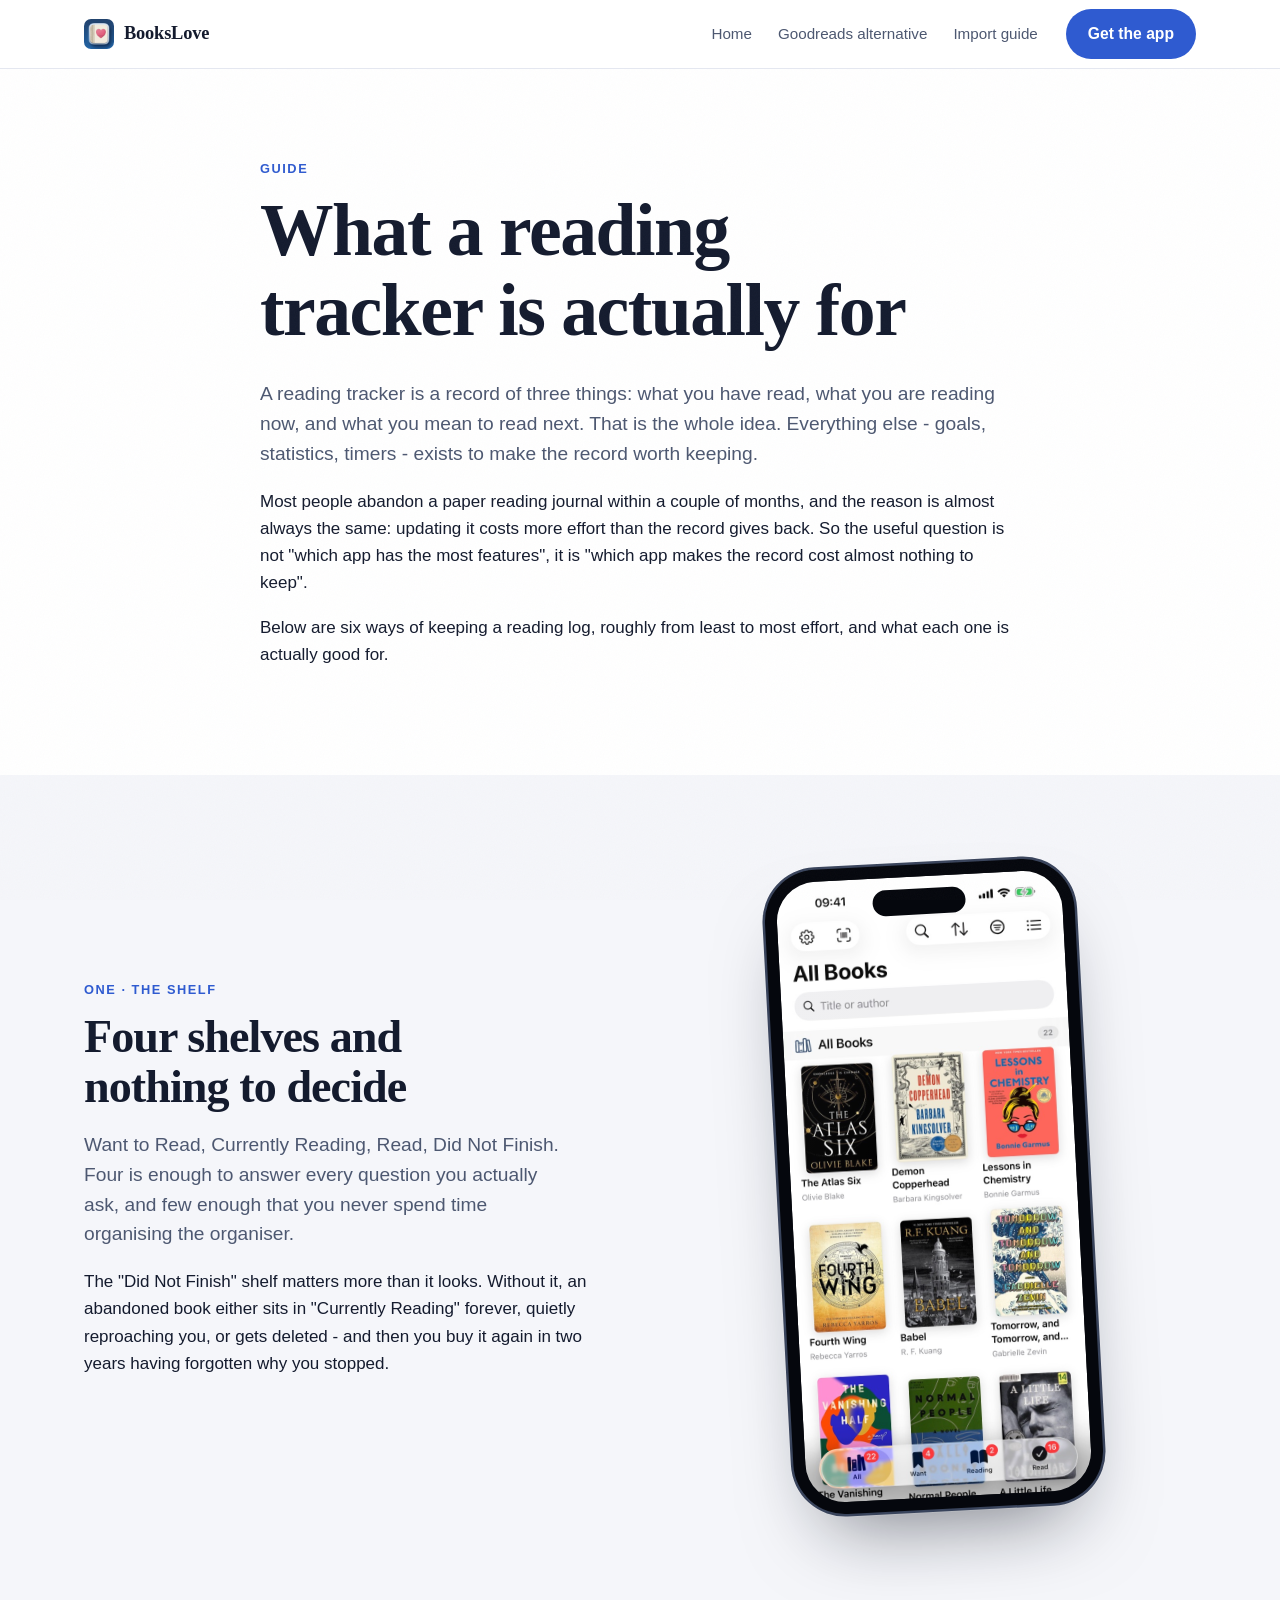
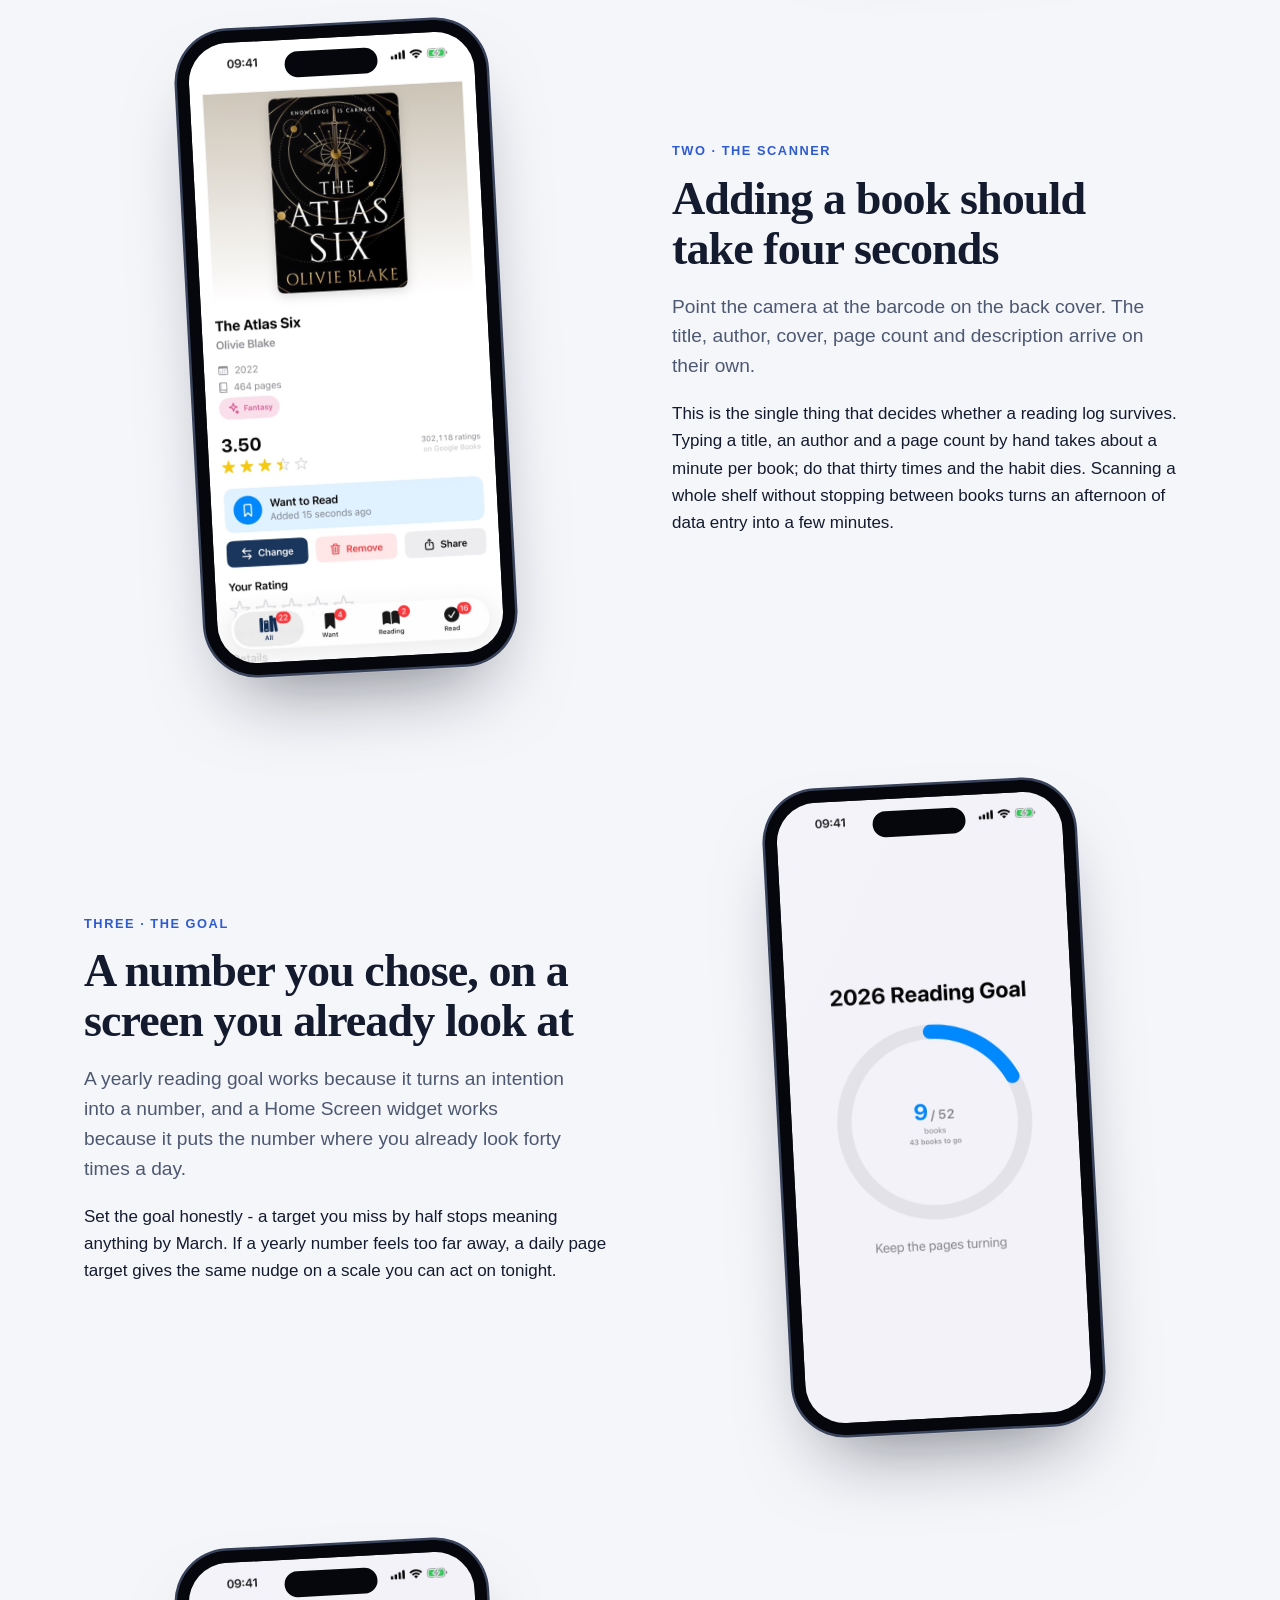
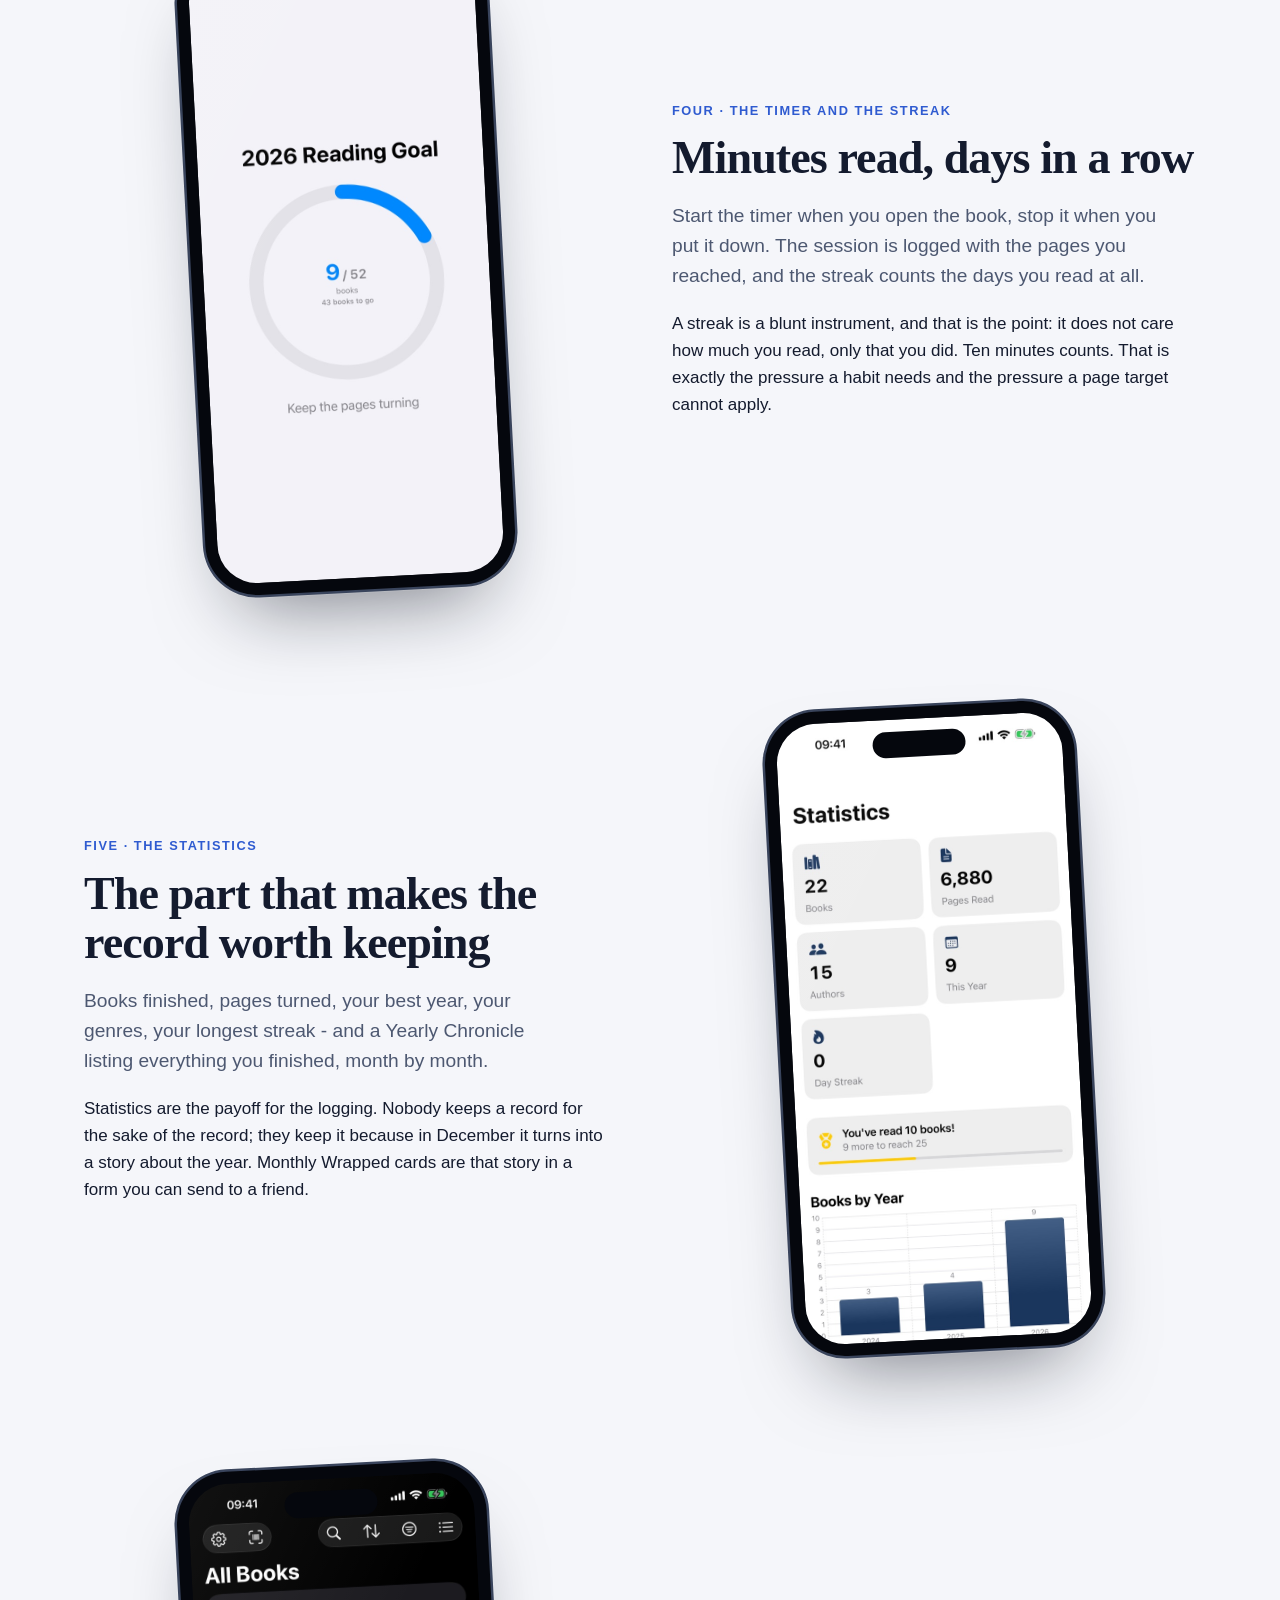
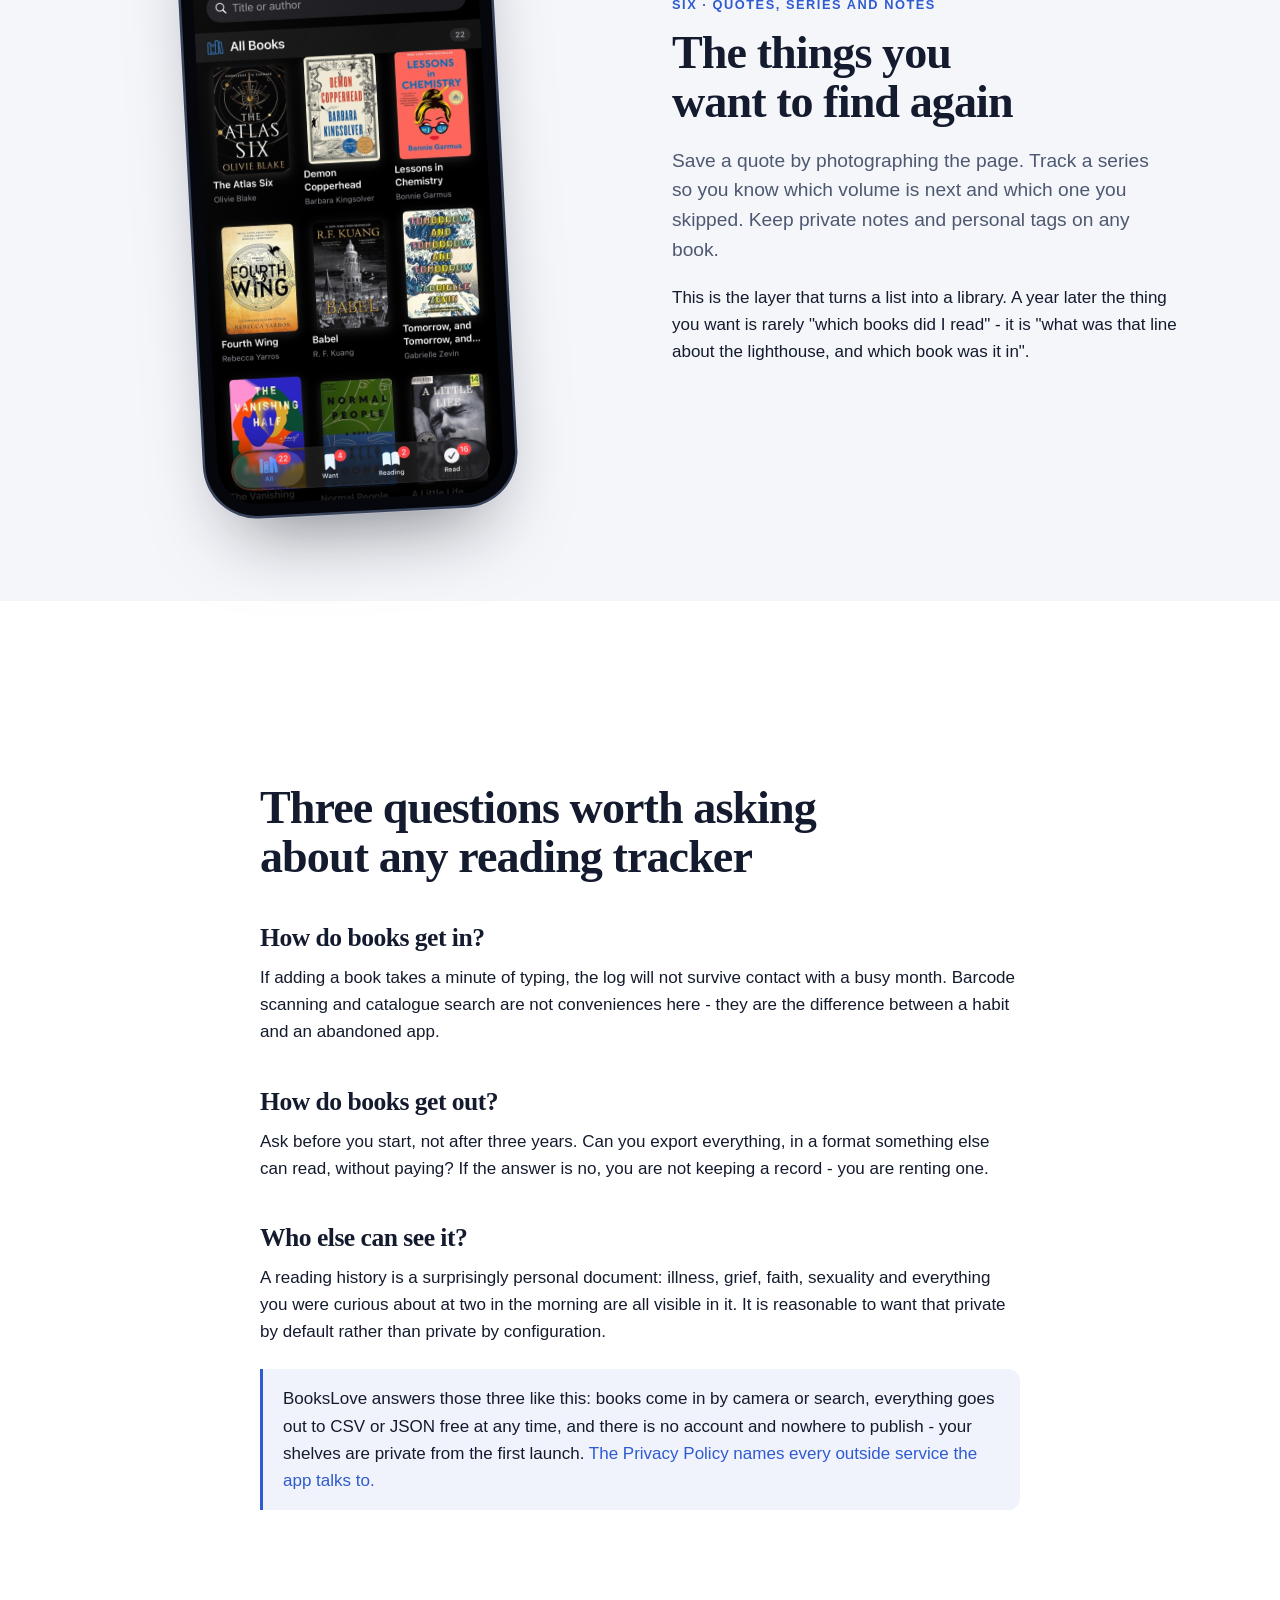
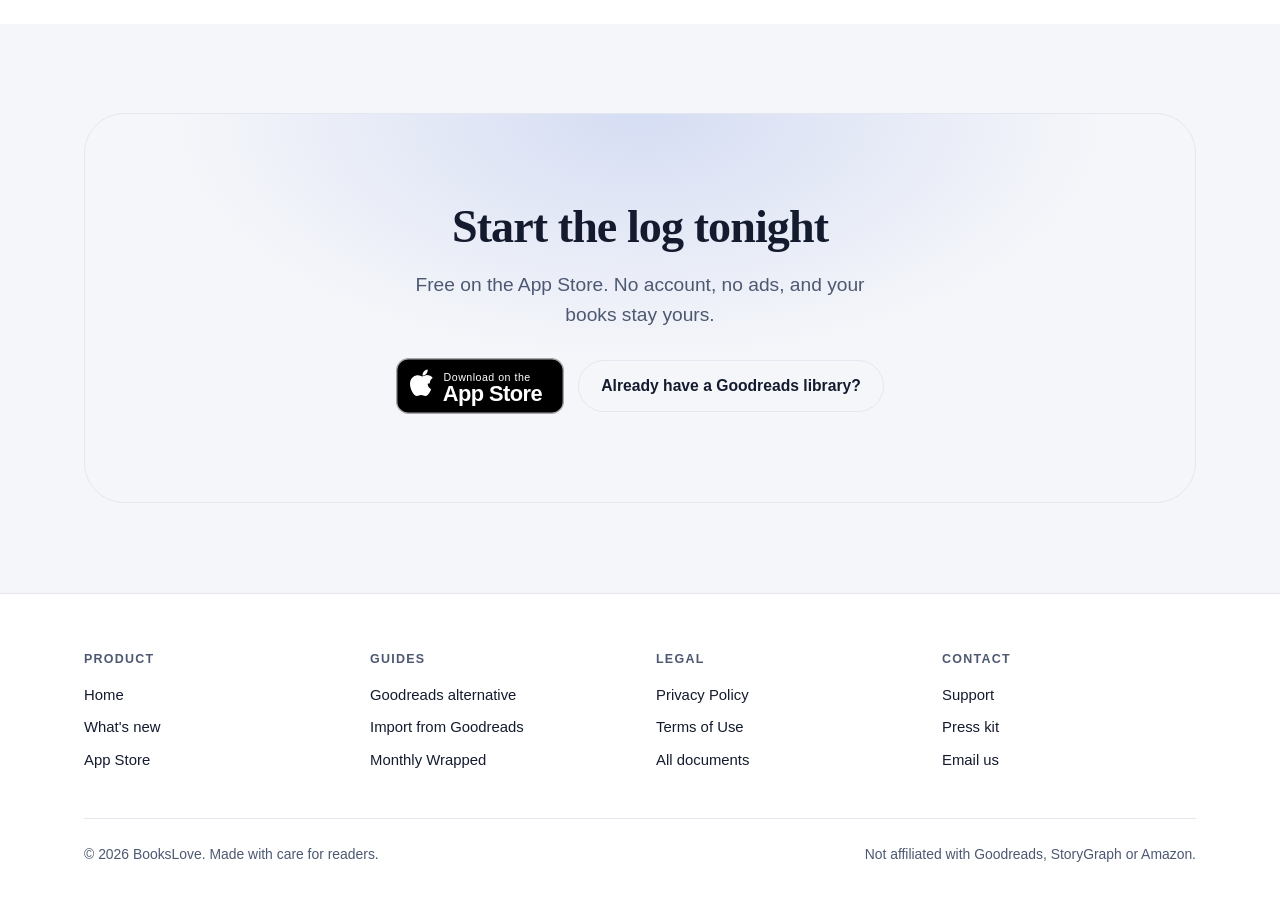
<file: reading-tracker.html>
<!DOCTYPE html>
<!--
  reading-tracker.html - SEO-страница категории. T-230.

  ── КАКОЙ ЗАПРОС ОНА ЛОВИТ ──────────────────────────────────────────────────
  «reading tracker», «book tracker app», «reading log», «book journal app»,
  «tbr list app». Это верх воронки: человек ещё не знает, какое приложение ему
  нужно, и вводит название категории.

  ── ПОЧЕМУ ЭТО СТРАНИЦА-ХАБ ────────────────────────────────────────────────
  По запросу категории побеждают не карточки товара, а страницы, отвечающие на
  сам вопрос («что вообще значит вести учёт чтения»). Поэтому здесь сначала
  объяснение шести способов вести учёт, и только потом - предложение. Отсюда же
  идут ссылки на две другие SEO-страницы: хаб собирает вес и раздаёт его.

  ── ЧЕГО ЗДЕСЬ НЕТ ──────────────────────────────────────────────────────────
  Ни слова про AR-сканер: в приложении сканер ШТРИХКОДОВЫЙ. Техдок предлагал
  отдельную страницу под запрос «AR book scanner app», но такая страница
  обещала бы функцию, которой в версии 1.1 не существует (AR - задача T-181,
  не сделана). Возможности реального сканера описаны ниже своими словами.
-->
<html lang="en">
<head>
  <meta charset="utf-8">
  <meta name="viewport" content="width=device-width, initial-scale=1">

  <title>Reading tracker for iPhone and iPad - six ways to keep a reading log</title>
  <meta name="description" content="A reading tracker keeps every book you have read, are reading and mean to read. Six ways to keep a reading log on iPhone - shelves, goals, timer, stats, quotes and series.">
  <link rel="canonical" href="https://volynetsvitalii.github.io/booklove-legal/reading-tracker.html">

  <meta name="apple-itunes-app" content="app-id=6761546582">

  <meta property="og:type" content="article">
  <meta property="og:site_name" content="BooksLove">
  <meta property="og:title" content="Reading tracker for iPhone and iPad">
  <meta property="og:description" content="Six ways to keep a reading log that you will actually keep up with.">
  <meta property="og:url" content="https://volynetsvitalii.github.io/booklove-legal/reading-tracker.html">
  <meta property="og:image" content="https://volynetsvitalii.github.io/booklove-legal/assets/og.png">
  <meta name="twitter:card" content="summary_large_image">
  <meta name="twitter:title" content="Reading tracker for iPhone and iPad">
  <meta name="twitter:description" content="Six ways to keep a reading log that you will actually keep up with.">
  <meta name="twitter:image" content="https://volynetsvitalii.github.io/booklove-legal/assets/og.png">

  <meta name="theme-color" content="#ffffff" media="(prefers-color-scheme: light)">
  <meta name="theme-color" content="#0b1120" media="(prefers-color-scheme: dark)">

  <link rel="icon" href="assets/favicon.svg" type="image/svg+xml">
  <link rel="apple-touch-icon" href="assets/icon.png">
  <link rel="stylesheet" href="assets/landing.css">
  <script defer src="assets/landing.js"></script>
</head>

<body>

<nav class="nav">
  <div class="wrap nav__inner">
    <a class="nav__brand" href="./"><img src="assets/icon.png" width="30" height="30" alt="">BooksLove</a>
    <div class="nav__links">
      <a href="./">Home</a>
      <a href="goodreads-alternative.html">Goodreads alternative</a>
      <a href="import-from-goodreads.html">Import guide</a>
    </div>
    <div class="nav__cta">
      <a class="btn" href="https://apps.apple.com/app/id6761546582?ct=web_tracker_nav&amp;mt=8">Get the app</a>
    </div>
  </div>
</nav>

<main>

<section class="section">
  <div class="wrap">
    <div class="article">
      <p class="eyebrow">Guide</p>
      <h1>What a reading tracker is actually for</h1>
      <p class="lede" style="max-width: none;">
        A reading tracker is a record of three things: what you have read, what
        you are reading now, and what you mean to read next. That is the whole
        idea. Everything else - goals, statistics, timers - exists to make the
        record worth keeping.
      </p>
      <p>
        Most people abandon a paper reading journal within a couple of months,
        and the reason is almost always the same: updating it costs more effort
        than the record gives back. So the useful question is not "which app has
        the most features", it is "which app makes the record cost almost
        nothing to keep".
      </p>
      <p>
        Below are six ways of keeping a reading log, roughly from least to most
        effort, and what each one is actually good for.
      </p>
    </div>
  </div>
</section>

<!-- ── Шесть способов ───────────────────────────────────────────────────── -->
<section class="section section--alt">
  <div class="wrap">

    <div class="feature reveal">
      <div>
        <p class="eyebrow">One · the shelf</p>
        <h2>Four shelves and nothing to decide</h2>
        <p class="lede">Want to Read, Currently Reading, Read, Did Not Finish.
        Four is enough to answer every question you actually ask, and few
        enough that you never spend time organising the organiser.</p>
        <p>The "Did Not Finish" shelf matters more than it looks. Without it,
        an abandoned book either sits in "Currently Reading" forever, quietly
        reproaching you, or gets deleted - and then you buy it again in two
        years having forgotten why you stopped.</p>
      </div>
      <div class="feature__media">
        <div class="phone phone--tilt">
          <div class="phone__screen">
            <img src="assets/screens/library.jpg" width="640" height="1391" loading="lazy"
                 alt="A library of book covers arranged in a grid">
          </div>
        </div>
      </div>
    </div>

    <div class="feature feature--flip reveal">
      <div>
        <p class="eyebrow">Two · the scanner</p>
        <h2>Adding a book should take four seconds</h2>
        <p class="lede">Point the camera at the barcode on the back cover. The
        title, author, cover, page count and description arrive on their own.</p>
        <p>This is the single thing that decides whether a reading log survives.
        Typing a title, an author and a page count by hand takes about a minute
        per book; do that thirty times and the habit dies. Scanning a whole
        shelf without stopping between books turns an afternoon of data entry
        into a few minutes.</p>
      </div>
      <div class="feature__media">
        <div class="phone phone--tilt">
          <div class="phone__screen">
            <img src="assets/screens/bookdetail.jpg" width="640" height="1391" loading="lazy"
                 alt="A book detail screen with cover, author and description">
          </div>
        </div>
      </div>
    </div>

    <div class="feature reveal">
      <div>
        <p class="eyebrow">Three · the goal</p>
        <h2>A number you chose, on a screen you already look at</h2>
        <p class="lede">A yearly reading goal works because it turns an
        intention into a number, and a Home Screen widget works because it puts
        the number where you already look forty times a day.</p>
        <p>Set the goal honestly - a target you miss by half stops meaning
        anything by March. If a yearly number feels too far away, a daily page
        target gives the same nudge on a scale you can act on tonight.</p>
      </div>
      <div class="feature__media">
        <div class="phone phone--tilt">
          <div class="phone__screen">
            <img src="assets/screens/goal.jpg" width="640" height="1391" loading="lazy"
                 alt="A yearly reading goal shown as a progress ring">
          </div>
        </div>
      </div>
    </div>

    <div class="feature feature--flip reveal">
      <div>
        <p class="eyebrow">Four · the timer and the streak</p>
        <h2>Minutes read, days in a row</h2>
        <p class="lede">Start the timer when you open the book, stop it when you
        put it down. The session is logged with the pages you reached, and the
        streak counts the days you read at all.</p>
        <p>A streak is a blunt instrument, and that is the point: it does not
        care how much you read, only that you did. Ten minutes counts. That is
        exactly the pressure a habit needs and the pressure a page target
        cannot apply.</p>
      </div>
      <div class="feature__media">
        <div class="phone phone--tilt">
          <div class="phone__screen">
            <img src="assets/screens/goal.jpg" width="640" height="1391" loading="lazy"
                 alt="Reading progress and streak on the goal screen">
          </div>
        </div>
      </div>
    </div>

    <div class="feature reveal">
      <div>
        <p class="eyebrow">Five · the statistics</p>
        <h2>The part that makes the record worth keeping</h2>
        <p class="lede">Books finished, pages turned, your best year, your
        genres, your longest streak - and a Yearly Chronicle listing everything
        you finished, month by month.</p>
        <p>Statistics are the payoff for the logging. Nobody keeps a record for
        the sake of the record; they keep it because in December it turns into
        a story about the year. Monthly Wrapped cards are that story in a form
        you can send to a friend.</p>
      </div>
      <div class="feature__media">
        <div class="phone phone--tilt">
          <div class="phone__screen">
            <img src="assets/screens/stats.jpg" width="640" height="1391" loading="lazy"
                 alt="A statistics dashboard with charts by year and genre">
          </div>
        </div>
      </div>
    </div>

    <div class="feature feature--flip reveal">
      <div>
        <p class="eyebrow">Six · quotes, series and notes</p>
        <h2>The things you want to find again</h2>
        <p class="lede">Save a quote by photographing the page. Track a series
        so you know which volume is next and which one you skipped. Keep private
        notes and personal tags on any book.</p>
        <p>This is the layer that turns a list into a library. A year later the
        thing you want is rarely "which books did I read" - it is "what was that
        line about the lighthouse, and which book was it in".</p>
      </div>
      <div class="feature__media">
        <div class="phone phone--tilt">
          <div class="phone__screen">
            <img src="assets/screens/darkmode.jpg" width="640" height="1391" loading="lazy"
                 alt="The library in dark mode">
          </div>
        </div>
      </div>
    </div>

  </div>
</section>

<!-- ── Как выбирать ─────────────────────────────────────────────────────── -->
<section class="section">
  <div class="wrap">
    <div class="article reveal">
      <h2>Three questions worth asking about any reading tracker</h2>

      <h3>How do books get in?</h3>
      <p>
        If adding a book takes a minute of typing, the log will not survive
        contact with a busy month. Barcode scanning and catalogue search are not
        conveniences here - they are the difference between a habit and an
        abandoned app.
      </p>

      <h3>How do books get out?</h3>
      <p>
        Ask before you start, not after three years. Can you export everything,
        in a format something else can read, without paying? If the answer is
        no, you are not keeping a record - you are renting one.
      </p>

      <h3>Who else can see it?</h3>
      <p>
        A reading history is a surprisingly personal document: illness, grief,
        faith, sexuality and everything you were curious about at two in the
        morning are all visible in it. It is reasonable to want that private by
        default rather than private by configuration.
      </p>

      <div class="note">
        <p>
          BooksLove answers those three like this: books come in by camera or
          search, everything goes out to CSV or JSON free at any time, and there
          is no account and nowhere to publish - your shelves are private from
          the first launch. <a href="privacy.html">The Privacy Policy names
          every outside service the app talks to.</a>
        </p>
      </div>
    </div>
  </div>
</section>

<section class="section section--alt">
  <div class="wrap">
    <div class="cta reveal">
      <h2>Start the log tonight</h2>
      <p class="lede" style="margin: 0 auto 28px;">
        Free on the App Store. No account, no ads, and your books stay yours.
      </p>
      <div class="actions">
        <a class="badge-appstore" href="https://apps.apple.com/app/id6761546582?ct=web_tracker_cta&amp;mt=8">
          <img src="assets/appstore-badge.svg" width="168" height="56" alt="Download BooksLove on the App Store">
        </a>
        <a class="btn btn--ghost" href="import-from-goodreads.html">Already have a Goodreads library?</a>
      </div>
    </div>
  </div>
</section>

</main>

<footer class="foot">
  <div class="wrap">
    <div class="foot__cols">
      <div>
        <h4>Product</h4>
        <ul>
          <li><a href="./">Home</a></li>
          <li><a href="changelog.html">What's new</a></li>
          <li><a href="https://apps.apple.com/app/id6761546582?ct=web_tracker_footer&amp;mt=8">App Store</a></li>
        </ul>
      </div>
      <div>
        <h4>Guides</h4>
        <ul>
          <li><a href="goodreads-alternative.html">Goodreads alternative</a></li>
          <li><a href="import-from-goodreads.html">Import from Goodreads</a></li>
          <li><a href="wrapped.html">Monthly Wrapped</a></li>
        </ul>
      </div>
      <div>
        <h4>Legal</h4>
        <ul>
          <li><a href="privacy.html">Privacy Policy</a></li>
          <li><a href="terms.html">Terms of Use</a></li>
          <li><a href="legal.html">All documents</a></li>
        </ul>
      </div>
      <div>
        <h4>Contact</h4>
        <ul>
          <li><a href="support.html">Support</a></li>
          <li><a href="press.html">Press kit</a></li>
          <li><a href="mailto:volynetsvitalii82@gmail.com">Email us</a></li>
        </ul>
      </div>
    </div>
    <div class="foot__bottom">
      <span>© <span data-year>2026</span> BooksLove. Made with care for readers.</span>
      <span>Not affiliated with Goodreads, StoryGraph or Amazon.</span>
    </div>
  </div>
</footer>

</body>
</html>
</file>
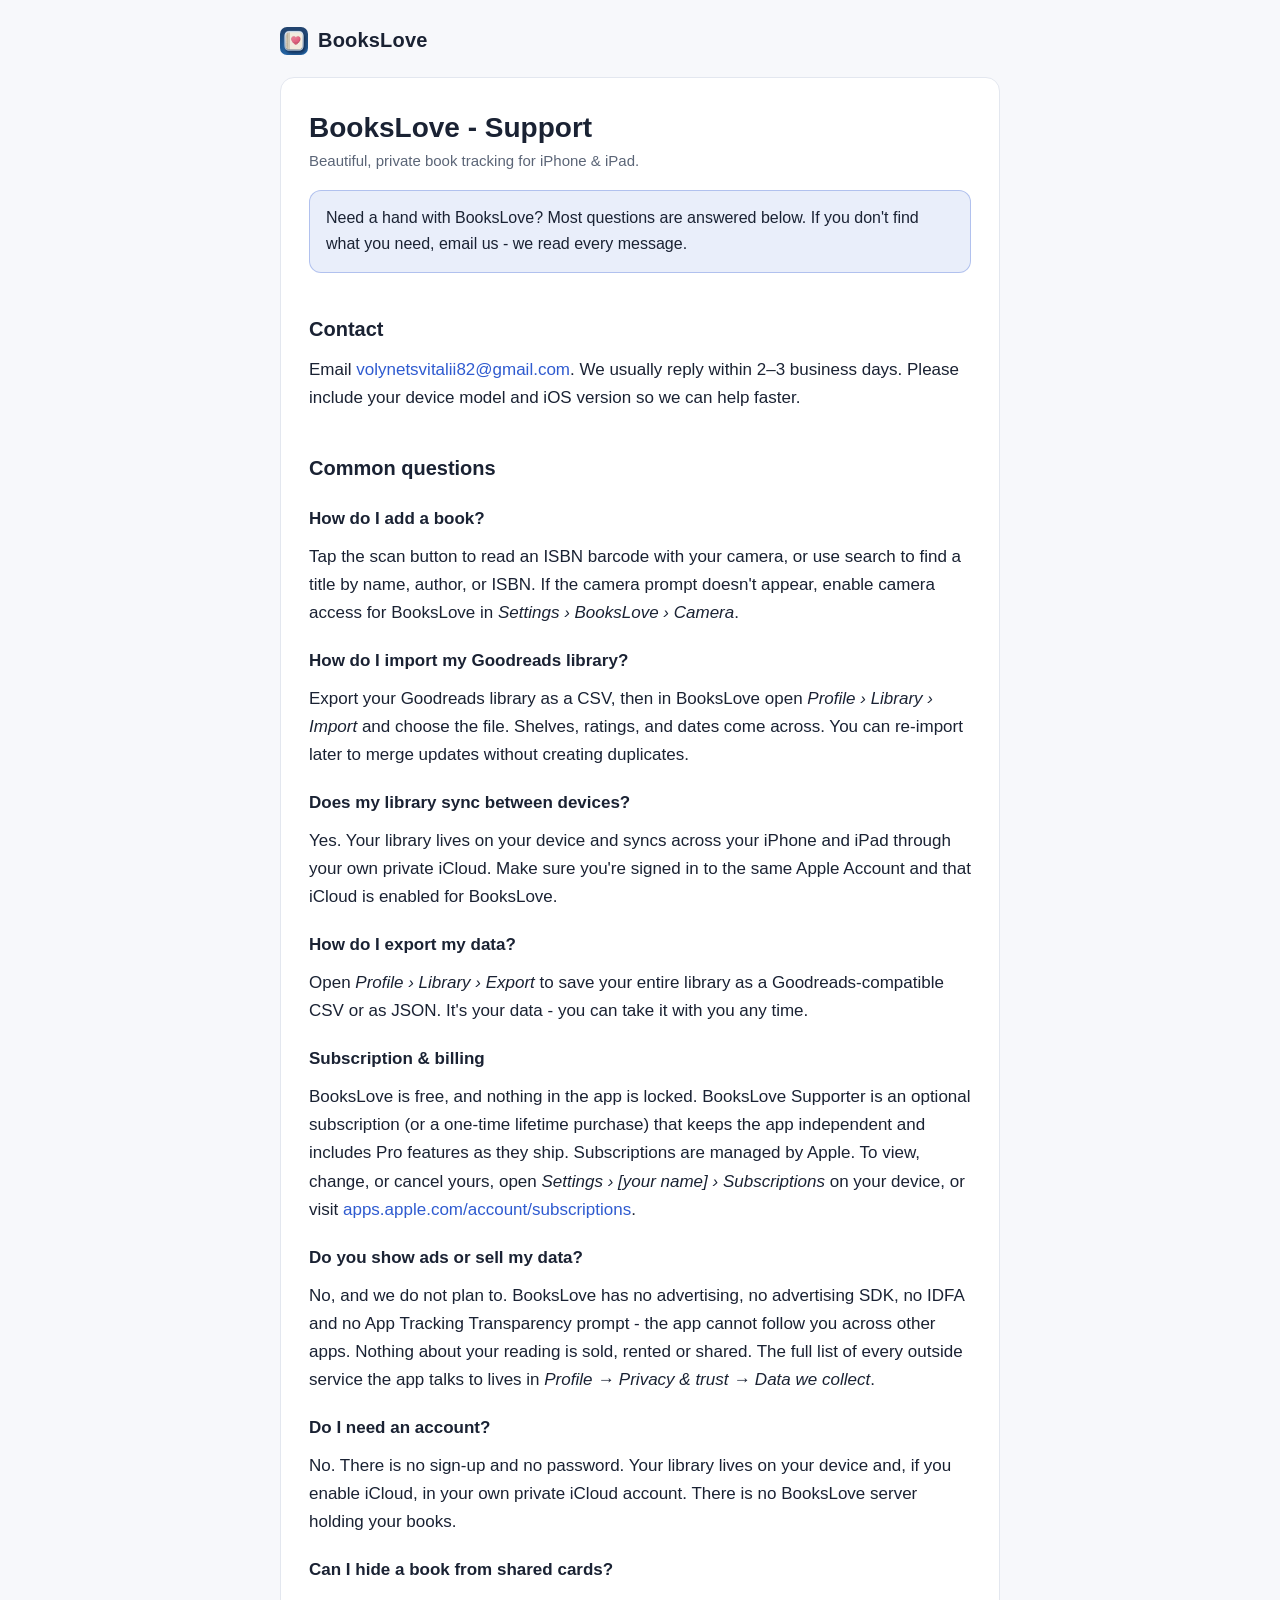
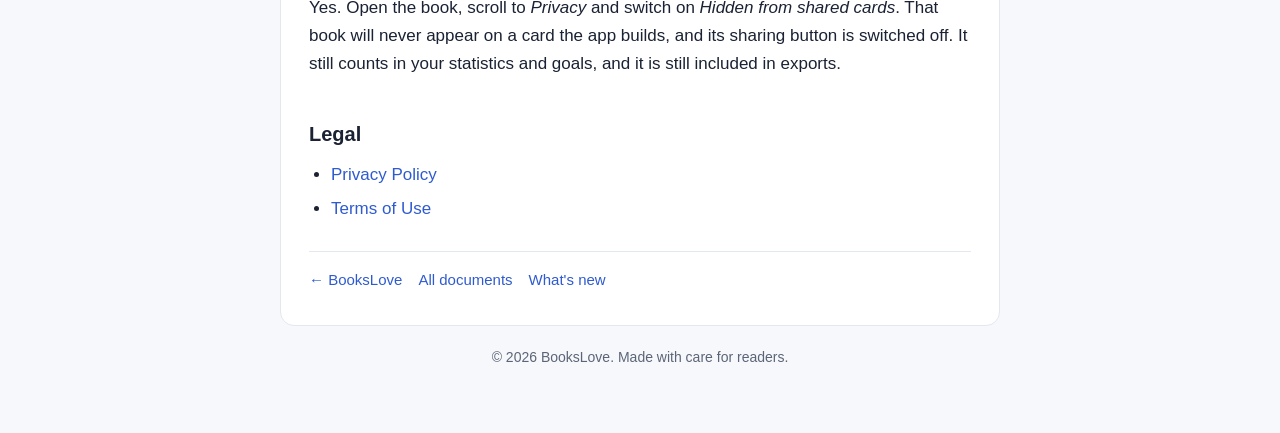
<file: support.html>
<!DOCTYPE html>
<html lang="en">
<head>
  <meta charset="utf-8">
  <meta name="viewport" content="width=device-width, initial-scale=1">
  <title>BooksLove - Support</title>
  <meta name="description" content="Help with BooksLove: common questions, how to reach the developer, and how long a reply usually takes.">
  <link rel="canonical" href="https://volynetsvitalii.github.io/booklove-legal/support.html">

  <!-- Smart App Banner (T-230): в мобильном Safari поверх страницы появляется
       полоска с кнопкой «Open» / «View», ведущая прямо в App Store. -->
  <meta name="apple-itunes-app" content="app-id=6761546582">

  <!-- Open Graph: превью при вставке ссылки в мессенджер. Юридические
       страницы тоже пересылают - чаще всего именно их, когда спорят о том,
       что приложение делает с данными. -->
  <meta property="og:type" content="article">
  <meta property="og:site_name" content="BooksLove">
  <meta property="og:title" content="Support - BooksLove">
  <meta property="og:description" content="Help with BooksLove: common questions, how to reach the developer, and how long a reply usually takes.">
  <meta property="og:url" content="https://volynetsvitalii.github.io/booklove-legal/support.html">
  <meta property="og:image" content="https://volynetsvitalii.github.io/booklove-legal/assets/og.png">
  <meta name="twitter:card" content="summary_large_image">
  <meta name="twitter:title" content="Support - BooksLove">
  <meta name="twitter:description" content="Help with BooksLove: common questions, how to reach the developer, and how long a reply usually takes.">
  <meta name="twitter:image" content="https://volynetsvitalii.github.io/booklove-legal/assets/og.png">

  <meta name="theme-color" content="#f7f8fb" media="(prefers-color-scheme: light)">
  <meta name="theme-color" content="#0e1524" media="(prefers-color-scheme: dark)">

  <link rel="icon" href="assets/favicon.svg" type="image/svg+xml">
  <link rel="apple-touch-icon" href="assets/icon.png">

  <link rel="stylesheet" href="assets/style.css">
</head>
<body>

  <header class="site">
    <a class="site-nav" href="./">
      <img class="mark" src="assets/icon.png" width="28" height="28" alt="">
      <span class="name">BooksLove</span>
    </a>
  </header>

  <main>
    <h1>BooksLove - Support</h1>
    <p class="updated">Beautiful, private book tracking for iPhone &amp; iPad.</p>

    <p class="summary">
      Need a hand with BooksLove? Most questions are answered below. If you
      don't find what you need, email us - we read every message.
    </p>

    <h2>Contact</h2>
    <p>
      Email <a href="mailto:volynetsvitalii82@gmail.com">volynetsvitalii82@gmail.com</a>.
      We usually reply within 2–3 business days. Please include your device
      model and iOS version so we can help faster.
    </p>

    <h2>Common questions</h2>

    <h3>How do I add a book?</h3>
    <p>
      Tap the scan button to read an ISBN barcode with your camera, or use
      search to find a title by name, author, or ISBN. If the camera prompt
      doesn't appear, enable camera access for BooksLove in
      <em class="ext-path">Settings › BooksLove › Camera</em>.
    </p>

    <h3>How do I import my Goodreads library?</h3>
    <p>
      Export your Goodreads library as a CSV, then in BooksLove open
      <em class="app-path">Profile › Library › Import</em> and choose the file. Shelves, ratings, and
      dates come across. You can re-import later to merge updates without
      creating duplicates.
    </p>

    <h3>Does my library sync between devices?</h3>
    <p>
      Yes. Your library lives on your device and syncs across your iPhone and
      iPad through your own private iCloud. Make sure you're signed in to the
      same Apple Account and that iCloud is enabled for BooksLove.
    </p>

    <h3>How do I export my data?</h3>
    <p>
      Open <em class="app-path">Profile › Library › Export</em> to save your entire library as a
      Goodreads-compatible CSV or as JSON. It's your data - you can take it
      with you any time.
    </p>

    <h3>Subscription &amp; billing</h3>
    <p>
      BooksLove is free, and nothing in the app is locked. BooksLove
      Supporter is an optional subscription (or a one-time lifetime purchase)
      that keeps the app independent and includes Pro features as they ship.
      Subscriptions are managed by Apple. To view, change, or cancel
      yours, open <em class="ext-path">Settings › [your name] › Subscriptions</em> on your
      device, or visit
      <a href="https://apps.apple.com/account/subscriptions">apps.apple.com/account/subscriptions</a>.
    </p>

    <h3>Do you show ads or sell my data?</h3>
    <p>
      No, and we do not plan to. BooksLove has no advertising, no advertising
      SDK, no IDFA and no App Tracking Transparency prompt - the app cannot
      follow you across other apps. Nothing about your reading is sold, rented
      or shared. The full list of every outside service the app talks to lives
      in <em class="app-path">Profile &rarr; Privacy &amp; trust &rarr; Data we collect</em>.
    </p>

    <h3>Do I need an account?</h3>
    <p>
      No. There is no sign-up and no password. Your library lives on your device
      and, if you enable iCloud, in your own private iCloud account. There is no
      BooksLove server holding your books.
    </p>

    <h3>Can I hide a book from shared cards?</h3>
    <p>
      Yes. Open the book, scroll to <em>Privacy</em> and switch on
      <em>Hidden from shared cards</em>. That book will never appear on a card
      the app builds, and its sharing button is switched off. It still counts in
      your statistics and goals, and it is still included in exports.
    </p>

    <h2>Legal</h2>
    <ul>
      <li><a href="privacy.html">Privacy Policy</a></li>
      <li><a href="terms.html">Terms of Use</a></li>
    </ul>

    <nav class="legal-links">
      <a href="./">← BooksLove</a>
      <a href="legal.html">All documents</a>
      <a href="changelog.html">What's new</a>
    </nav>
  </main>

  <footer class="site">
    © 2026 BooksLove. Made with care for readers.
  </footer>

</body>
</html>
</file>
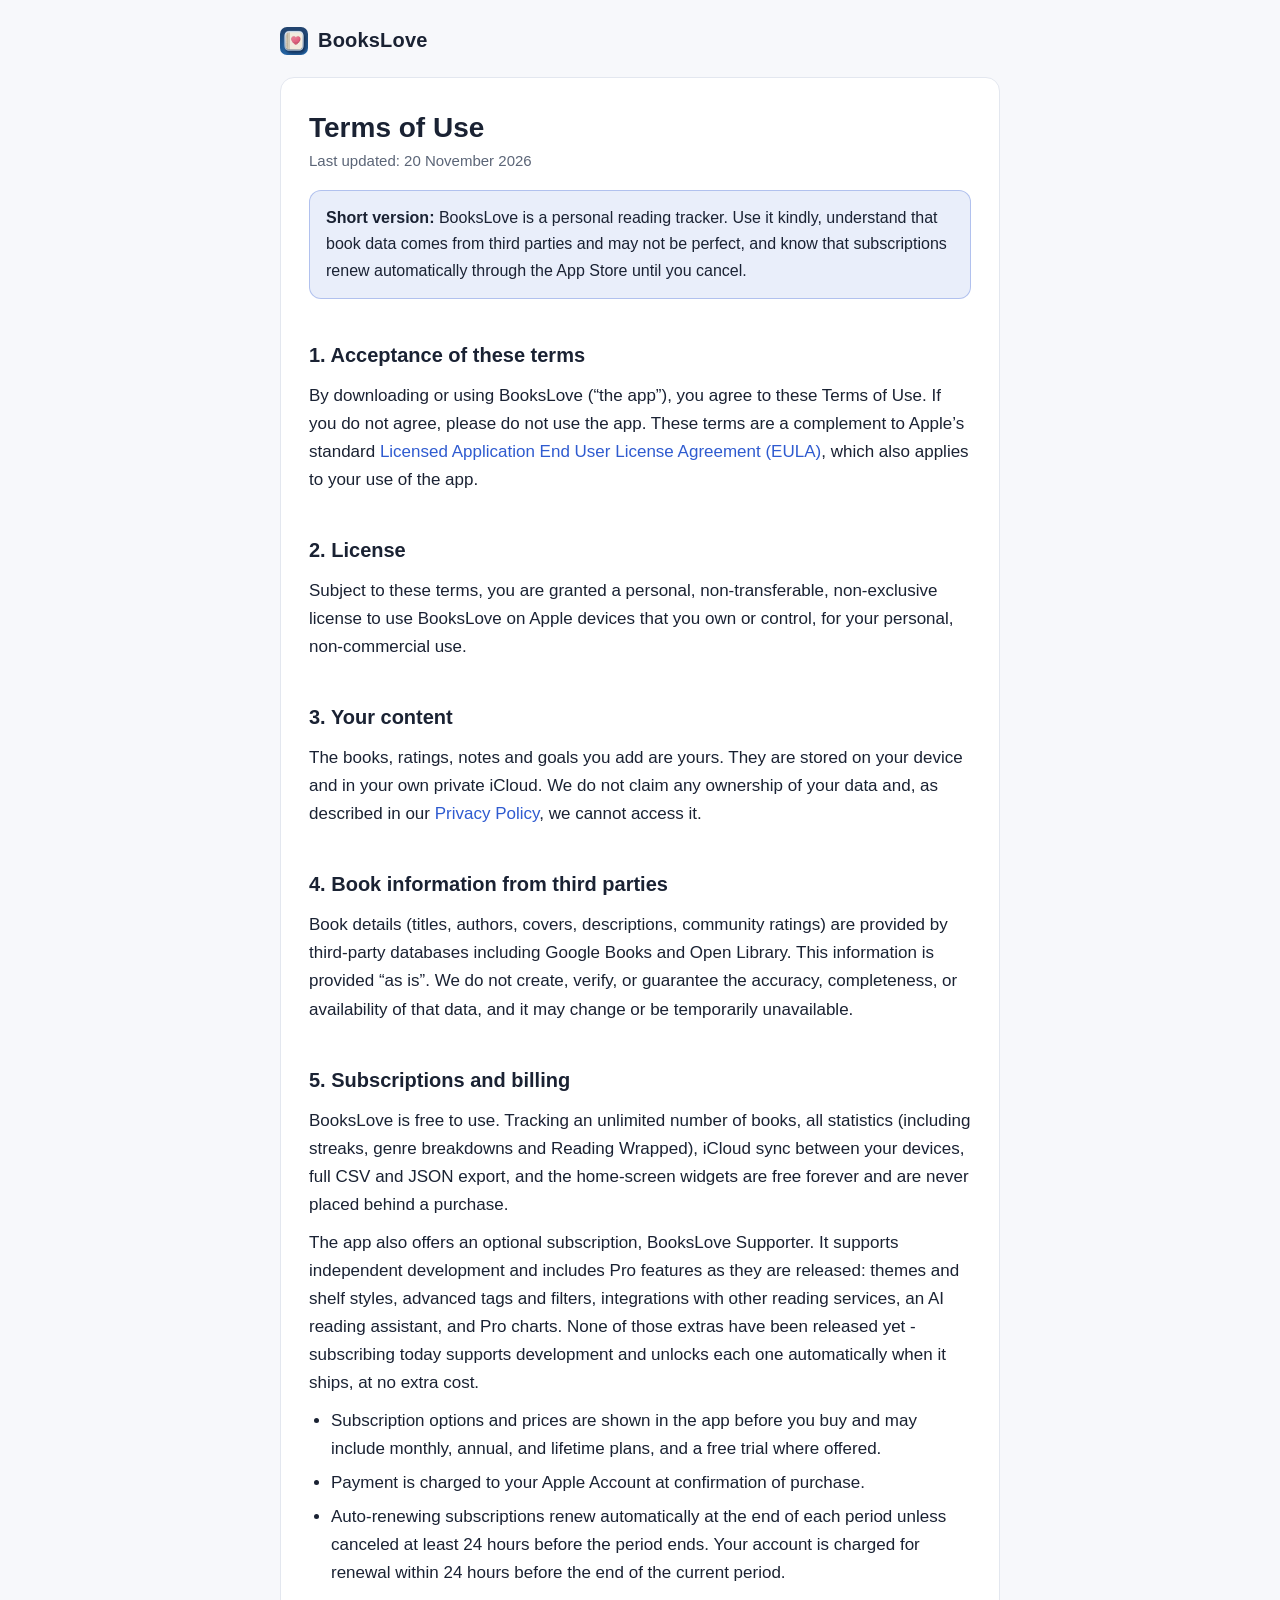
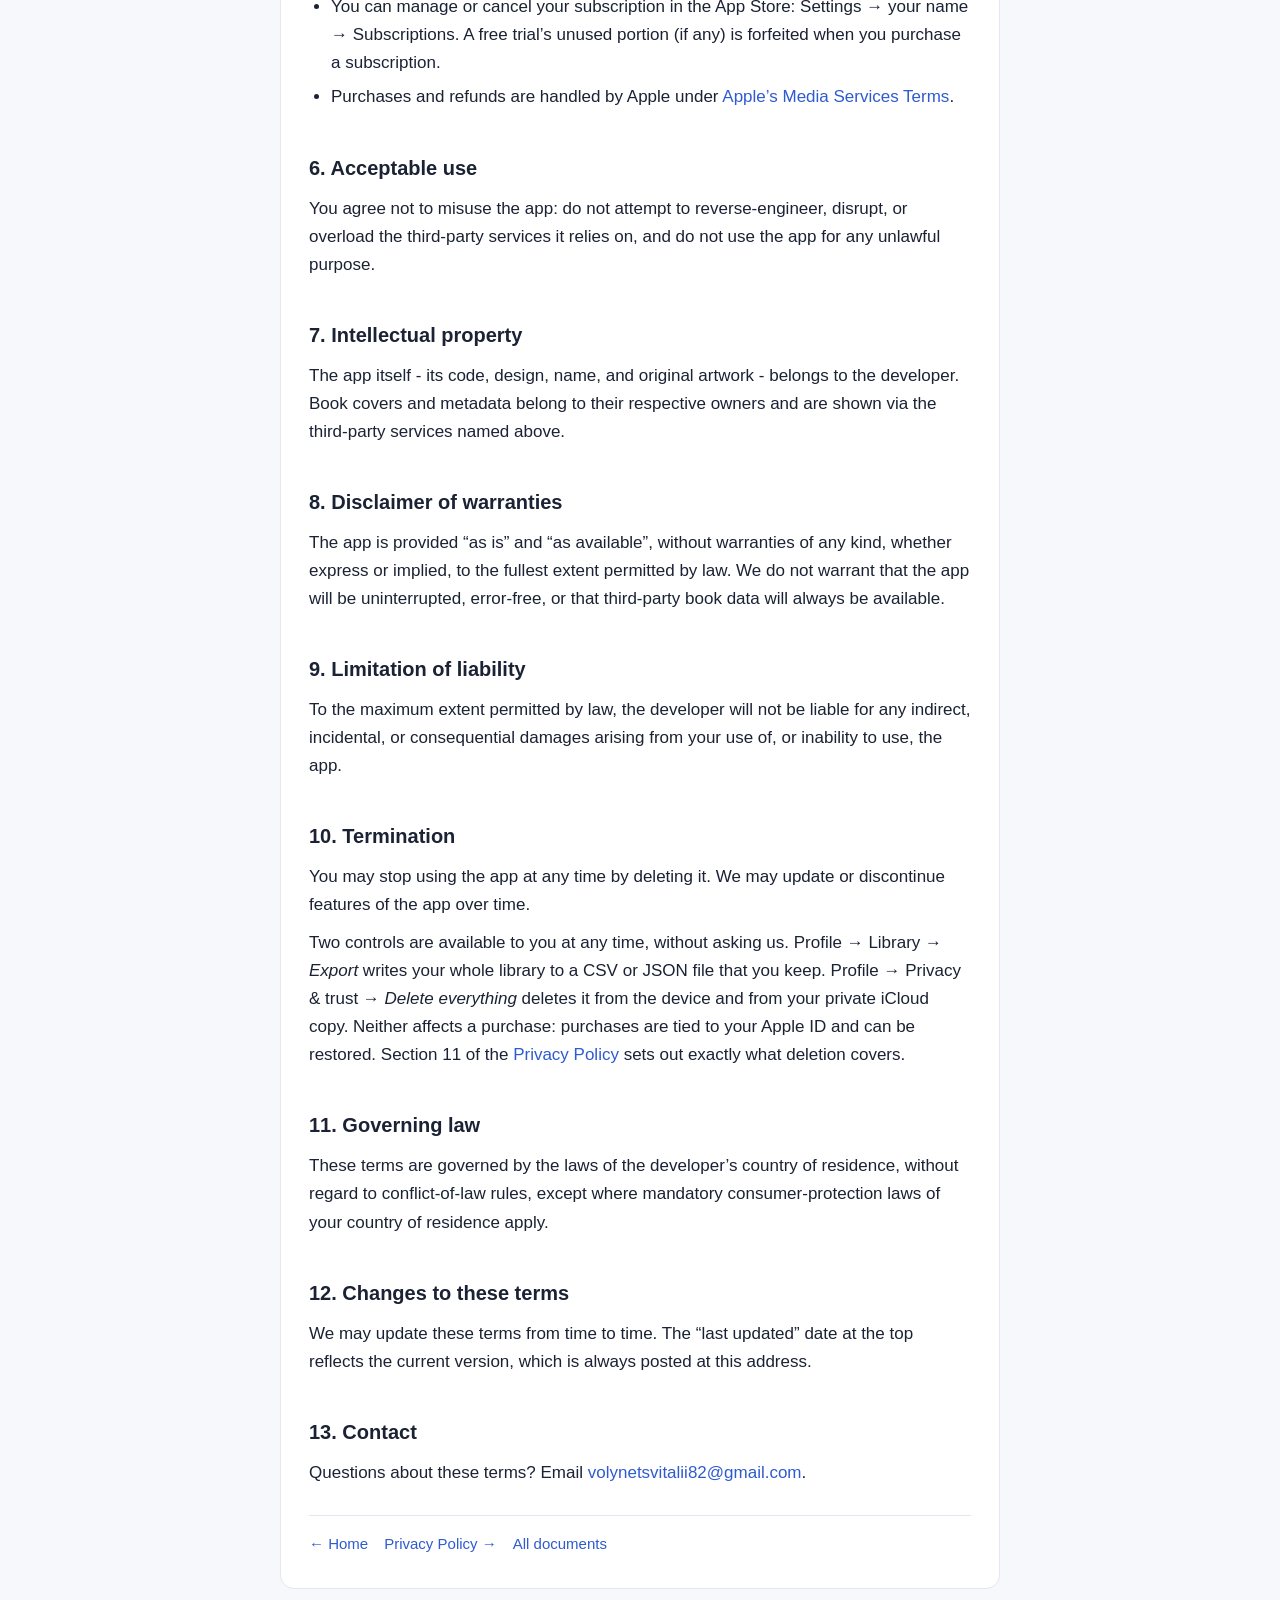
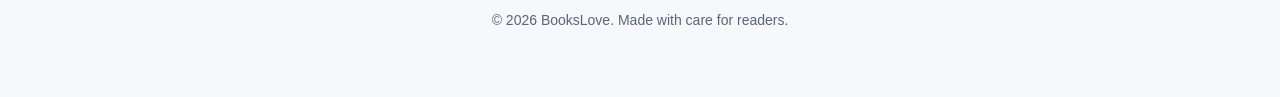
<file: terms.html>
<!DOCTYPE html>
<html lang="en">
<head>
  <meta charset="utf-8">
  <meta name="viewport" content="width=device-width, initial-scale=1">
  <title>Terms of Use - BooksLove</title>
  <meta name="description" content="The rules for using BooksLove, written plainly.">
  <link rel="canonical" href="https://volynetsvitalii.github.io/booklove-legal/terms.html">

  <!-- Smart App Banner (T-230): в мобильном Safari поверх страницы появляется
       полоска с кнопкой «Open» / «View», ведущая прямо в App Store. -->
  <meta name="apple-itunes-app" content="app-id=6761546582">

  <!-- Open Graph: превью при вставке ссылки в мессенджер. Юридические
       страницы тоже пересылают - чаще всего именно их, когда спорят о том,
       что приложение делает с данными. -->
  <meta property="og:type" content="article">
  <meta property="og:site_name" content="BooksLove">
  <meta property="og:title" content="Terms of Use - BooksLove">
  <meta property="og:description" content="The rules for using BooksLove, written plainly.">
  <meta property="og:url" content="https://volynetsvitalii.github.io/booklove-legal/terms.html">
  <meta property="og:image" content="https://volynetsvitalii.github.io/booklove-legal/assets/og.png">
  <meta name="twitter:card" content="summary_large_image">
  <meta name="twitter:title" content="Terms of Use - BooksLove">
  <meta name="twitter:description" content="The rules for using BooksLove, written plainly.">
  <meta name="twitter:image" content="https://volynetsvitalii.github.io/booklove-legal/assets/og.png">

  <meta name="theme-color" content="#f7f8fb" media="(prefers-color-scheme: light)">
  <meta name="theme-color" content="#0e1524" media="(prefers-color-scheme: dark)">

  <link rel="icon" href="assets/favicon.svg" type="image/svg+xml">
  <link rel="apple-touch-icon" href="assets/icon.png">

  <link rel="stylesheet" href="assets/style.css">
</head>
<body>

  <header class="site">
    <a class="site-nav" href="./">
      <img class="mark" src="assets/icon.png" width="28" height="28" alt="">
      <span class="name">BooksLove</span>
    </a>
  </header>

  <main>
    <h1>Terms of Use</h1>
    <p class="updated">Last updated: 20 November 2026</p>

    <p class="summary">
      <strong>Short version:</strong> BooksLove is a personal reading tracker.
      Use it kindly, understand that book data comes from third parties and may
      not be perfect, and know that subscriptions renew automatically through the
      App Store until you cancel.
    </p>

    <h2>1. Acceptance of these terms</h2>
    <p>
      By downloading or using BooksLove (“the app”), you agree to these Terms of
      Use. If you do not agree, please do not use the app. These terms are a
      complement to Apple’s standard
      <a href="https://www.apple.com/legal/internet-services/itunes/dev/stdeula/" target="_blank" rel="noopener">Licensed Application End User License Agreement (EULA)</a>,
      which also applies to your use of the app.
    </p>

    <h2>2. License</h2>
    <p>
      Subject to these terms, you are granted a personal, non-transferable,
      non-exclusive license to use BooksLove on Apple devices that you own or
      control, for your personal, non-commercial use.
    </p>

    <h2>3. Your content</h2>
    <p>
      The books, ratings, notes and goals you add are yours. They are stored on
      your device and in your own private iCloud. We do not claim any ownership of
      your data and, as described in our
      <a href="privacy.html">Privacy Policy</a>, we cannot access it.
    </p>

    <h2>4. Book information from third parties</h2>
    <p>
      Book details (titles, authors, covers, descriptions, community ratings) are
      provided by third-party databases including Google Books and Open Library.
      This information is provided “as is”. We do not create, verify, or guarantee
      the accuracy, completeness, or availability of that data, and it may change
      or be temporarily unavailable.
    </p>

    <h2>5. Subscriptions and billing</h2>
    <p>
      BooksLove is free to use. Tracking an unlimited number of books, all
      statistics (including streaks, genre breakdowns and Reading Wrapped),
      iCloud sync between your devices, full CSV and JSON export, and the
      home-screen widgets are free forever and are never placed behind a
      purchase.
    </p>
    <p>
      The app also offers an optional subscription, BooksLove Supporter. It
      supports independent development and includes Pro features as they are
      released: themes and shelf styles, advanced tags and filters, integrations
      with other reading services, an AI reading assistant, and Pro charts. None of those
      extras have been released yet - subscribing today supports development
      and unlocks each one automatically when it ships, at no extra cost.
    </p>
    <ul>
      <li>Subscription options and prices are shown in the app before you buy and
          may include monthly, annual, and lifetime plans, and a free trial where
          offered.</li>
      <li>Payment is charged to your Apple Account at confirmation of purchase.</li>
      <li>Auto-renewing subscriptions renew automatically at the end of each
          period unless canceled at least 24 hours before the period ends. Your
          account is charged for renewal within 24 hours before the end of the
          current period.</li>
      <li>You can manage or cancel your subscription in the App Store: <span class="ext-path">Settings →
          your name → Subscriptions</span>. A free trial’s unused portion (if any) is
          forfeited when you purchase a subscription.</li>
      <li>Purchases and refunds are handled by Apple under
          <a href="https://www.apple.com/legal/internet-services/itunes/" target="_blank" rel="noopener">Apple’s Media Services Terms</a>.</li>
    </ul>

    <h2>6. Acceptable use</h2>
    <p>
      You agree not to misuse the app: do not attempt to reverse-engineer,
      disrupt, or overload the third-party services it relies on, and do not use
      the app for any unlawful purpose.
    </p>

    <h2>7. Intellectual property</h2>
    <p>
      The app itself - its code, design, name, and original artwork - belongs to
      the developer. Book covers and metadata belong to their respective owners
      and are shown via the third-party services named above.
    </p>

    <h2>8. Disclaimer of warranties</h2>
    <p>
      The app is provided “as is” and “as available”, without warranties of any
      kind, whether express or implied, to the fullest extent permitted by law.
      We do not warrant that the app will be uninterrupted, error-free, or that
      third-party book data will always be available.
    </p>

    <h2>9. Limitation of liability</h2>
    <p>
      To the maximum extent permitted by law, the developer will not be liable for
      any indirect, incidental, or consequential damages arising from your use of,
      or inability to use, the app.
    </p>

    <h2>10. Termination</h2>
    <p>
      You may stop using the app at any time by deleting it. We may update or
      discontinue features of the app over time.
    </p>
    <p>
      Two controls are available to you at any time, without asking us.
      <span class="app-path">Profile → Library → <em>Export</em></span> writes
      your whole library to a CSV or JSON file that you keep.
      <span class="app-path">Profile → Privacy &amp; trust →
      <em>Delete everything</em></span> deletes it from the device and from your
      private iCloud copy. Neither affects a purchase: purchases are tied to
      your Apple ID and can be restored. Section 11 of the
      <a href="privacy.html">Privacy Policy</a> sets out exactly what deletion
      covers.
    </p>

    <h2>11. Governing law</h2>
    <p>
      These terms are governed by the laws of the developer’s country of
      residence, without regard to conflict-of-law rules, except where mandatory
      consumer-protection laws of your country of residence apply.
    </p>

    <h2>12. Changes to these terms</h2>
    <p>
      We may update these terms from time to time. The “last updated” date at the
      top reflects the current version, which is always posted at this address.
    </p>

    <h2>13. Contact</h2>
    <p>
      Questions about these terms? Email
      <a href="mailto:volynetsvitalii82@gmail.com">volynetsvitalii82@gmail.com</a>.
    </p>

    <nav class="legal-links">
      <a href="index.html">← Home</a>
      <a href="privacy.html">Privacy Policy →</a>
      <a href="legal.html">All documents</a>
    </nav>
  </main>

  <footer class="site">
    © 2026 BooksLove. Made with care for readers.
  </footer>

</body>
</html>
</file>
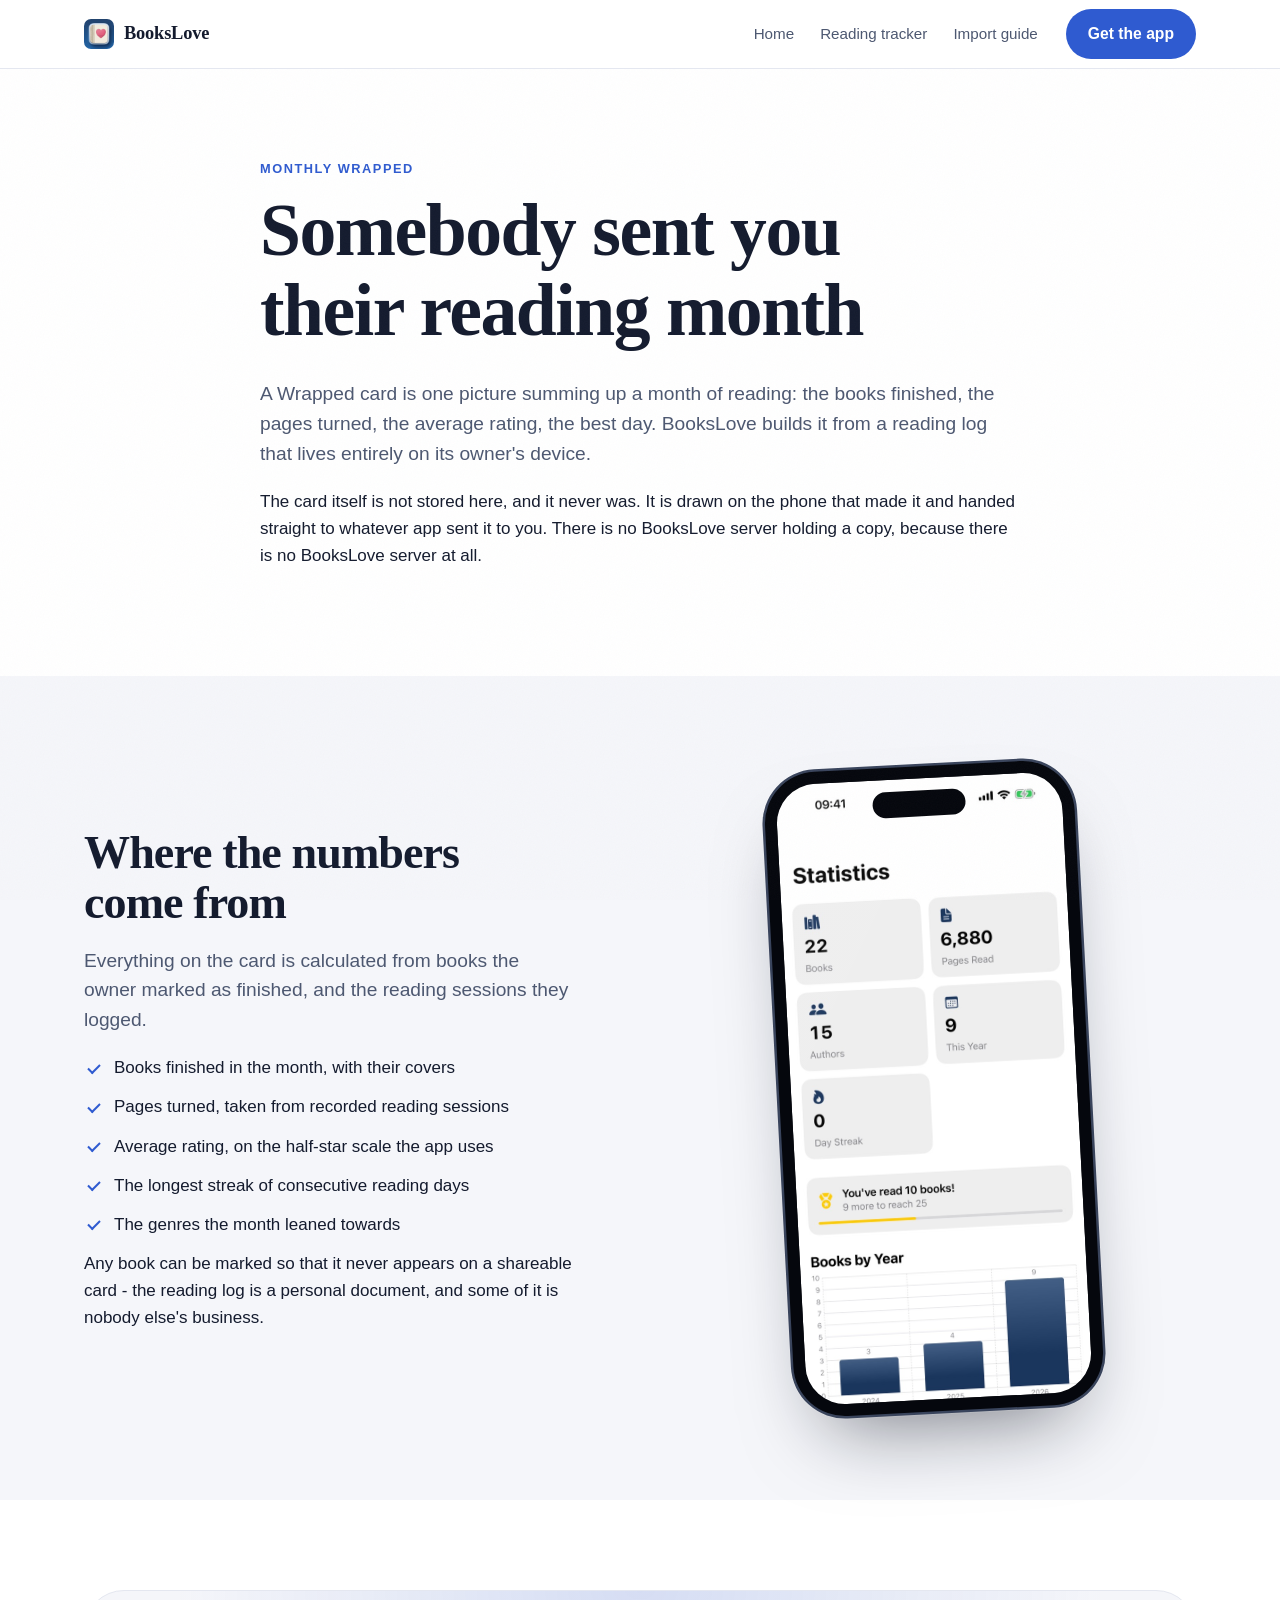
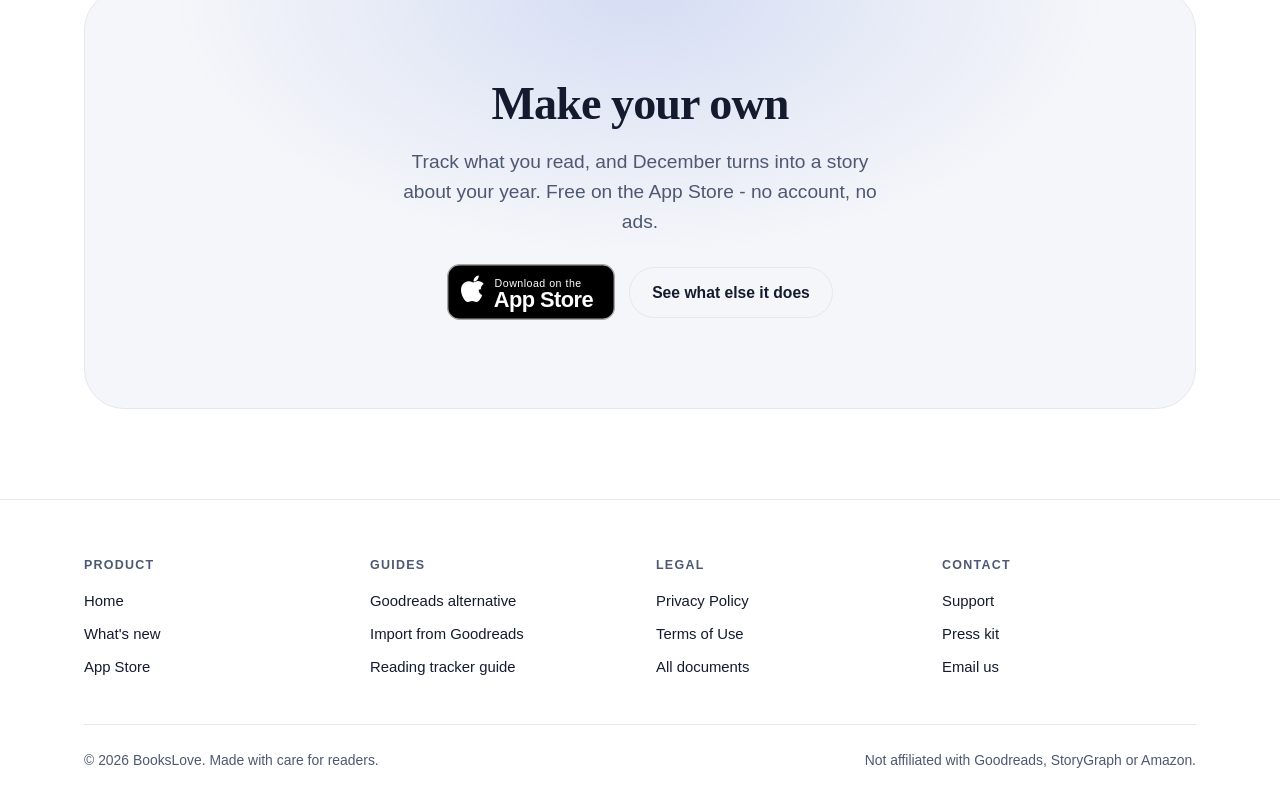
<file: wrapped.html>
<!DOCTYPE html>
<!--
  wrapped.html - посадочная страница deep-link'а /wrapped. T-230.

  ── КТО СЮДА ПОПАДАЕТ ───────────────────────────────────────────────────────
  Человек, которому прислали карточку Monthly Wrapped (T-072 / T-202), нажал на
  ссылку и НЕ имеет приложения. У него один вопрос: «что это мне прислали».
  Страница отвечает на него в первом же абзаце и только потом предлагает
  установку - обратный порядок читается как подмена и закрывается сразу.

  ── ЧЕГО ЗДЕСЬ НЕТ ──────────────────────────────────────────────────────────
  Самой карточки. Она никуда не загружается: `ShareCardRenderer` собирает
  картинку НА УСТРОЙСТВЕ и отдаёт её системному листу отправки. Сервера у нас
  нет, хранить её негде, и это ровно то поведение, которое обещает TrustPolicy.
  Поэтому страница объясняет, что за карточка, а не показывает чужую.

  Роутер `404.html` приводит сюда адреса вида /wrapped/<id>.
-->
<html lang="en">
<head>
  <meta charset="utf-8">
  <meta name="viewport" content="width=device-width, initial-scale=1">

  <title>Monthly Wrapped - your reading month as a card - BooksLove</title>
  <meta name="description" content="Someone shared a BooksLove Wrapped card with you. Here is what it is: a picture of a reading month, made on their device and never uploaded anywhere.">
  <link rel="canonical" href="https://volynetsvitalii.github.io/booklove-legal/wrapped.html">

  <meta name="apple-itunes-app" content="app-id=6761546582">

  <meta property="og:type" content="article">
  <meta property="og:site_name" content="BooksLove">
  <meta property="og:title" content="Monthly Wrapped - your reading month as a card">
  <meta property="og:description" content="Books finished, pages turned, the month in one picture. Made on your device, never uploaded.">
  <meta property="og:url" content="https://volynetsvitalii.github.io/booklove-legal/wrapped.html">
  <meta property="og:image" content="https://volynetsvitalii.github.io/booklove-legal/assets/og.png">
  <meta name="twitter:card" content="summary_large_image">
  <meta name="twitter:title" content="Monthly Wrapped - your reading month as a card">
  <meta name="twitter:description" content="Books finished, pages turned, the month in one picture.">
  <meta name="twitter:image" content="https://volynetsvitalii.github.io/booklove-legal/assets/og.png">

  <meta name="theme-color" content="#ffffff" media="(prefers-color-scheme: light)">
  <meta name="theme-color" content="#0b1120" media="(prefers-color-scheme: dark)">

  <link rel="icon" href="assets/favicon.svg" type="image/svg+xml">
  <link rel="apple-touch-icon" href="assets/icon.png">
  <link rel="stylesheet" href="assets/landing.css">
  <script defer src="assets/landing.js"></script>
</head>

<body>

<nav class="nav">
  <div class="wrap nav__inner">
    <a class="nav__brand" href="./"><img src="assets/icon.png" width="30" height="30" alt="">BooksLove</a>
    <div class="nav__links">
      <a href="./">Home</a>
      <a href="reading-tracker.html">Reading tracker</a>
      <a href="import-from-goodreads.html">Import guide</a>
    </div>
    <div class="nav__cta">
      <a class="btn" href="https://apps.apple.com/app/id6761546582?ct=web_wrapped_nav&amp;mt=8">Get the app</a>
    </div>
  </div>
</nav>

<main>

<section class="section">
  <div class="wrap">
    <div class="article">
      <p class="eyebrow">Monthly Wrapped</p>
      <h1>Somebody sent you their reading month</h1>
      <p class="lede" style="max-width: none;">
        A Wrapped card is one picture summing up a month of reading: the books
        finished, the pages turned, the average rating, the best day. BooksLove
        builds it from a reading log that lives entirely on its owner's device.
      </p>
      <p>
        The card itself is not stored here, and it never was. It is drawn on the
        phone that made it and handed straight to whatever app sent it to you.
        There is no BooksLove server holding a copy, because there is no
        BooksLove server at all.
      </p>
    </div>
  </div>
</section>

<section class="section section--alt">
  <div class="wrap">
    <div class="feature reveal">
      <div>
        <h2>Where the numbers come from</h2>
        <p class="lede">Everything on the card is calculated from books the
        owner marked as finished, and the reading sessions they logged.</p>
        <ul class="ticks">
          <li>Books finished in the month, with their covers</li>
          <li>Pages turned, taken from recorded reading sessions</li>
          <li>Average rating, on the half-star scale the app uses</li>
          <li>The longest streak of consecutive reading days</li>
          <li>The genres the month leaned towards</li>
        </ul>
        <p>
          Any book can be marked so that it never appears on a shareable card -
          the reading log is a personal document, and some of it is nobody
          else's business.
        </p>
      </div>
      <div class="feature__media">
        <div class="phone phone--tilt">
          <div class="phone__screen">
            <img src="assets/screens/stats.jpg" width="640" height="1391" loading="lazy"
                 alt="The statistics screen the Wrapped card is built from">
          </div>
        </div>
      </div>
    </div>
  </div>
</section>

<section class="section">
  <div class="wrap">
    <div class="cta reveal">
      <h2>Make your own</h2>
      <p class="lede" style="margin: 0 auto 28px;">
        Track what you read, and December turns into a story about your year.
        Free on the App Store - no account, no ads.
      </p>
      <div class="actions">
        <a class="badge-appstore" href="https://apps.apple.com/app/id6761546582?ct=web_wrapped_cta&amp;mt=8">
          <img src="assets/appstore-badge.svg" width="168" height="56" alt="Download BooksLove on the App Store">
        </a>
        <a class="btn btn--ghost" href="./">See what else it does</a>
      </div>
    </div>
  </div>
</section>

</main>

<footer class="foot">
  <div class="wrap">
    <div class="foot__cols">
      <div>
        <h4>Product</h4>
        <ul>
          <li><a href="./">Home</a></li>
          <li><a href="changelog.html">What's new</a></li>
          <li><a href="https://apps.apple.com/app/id6761546582?ct=web_wrapped_footer&amp;mt=8">App Store</a></li>
        </ul>
      </div>
      <div>
        <h4>Guides</h4>
        <ul>
          <li><a href="goodreads-alternative.html">Goodreads alternative</a></li>
          <li><a href="import-from-goodreads.html">Import from Goodreads</a></li>
          <li><a href="reading-tracker.html">Reading tracker guide</a></li>
        </ul>
      </div>
      <div>
        <h4>Legal</h4>
        <ul>
          <li><a href="privacy.html">Privacy Policy</a></li>
          <li><a href="terms.html">Terms of Use</a></li>
          <li><a href="legal.html">All documents</a></li>
        </ul>
      </div>
      <div>
        <h4>Contact</h4>
        <ul>
          <li><a href="support.html">Support</a></li>
          <li><a href="press.html">Press kit</a></li>
          <li><a href="mailto:volynetsvitalii82@gmail.com">Email us</a></li>
        </ul>
      </div>
    </div>
    <div class="foot__bottom">
      <span>© <span data-year>2026</span> BooksLove. Made with care for readers.</span>
      <span>Not affiliated with Goodreads, StoryGraph or Amazon.</span>
    </div>
  </div>
</footer>

</body>
</html>
</file>
<file: assets/landing.css>
/* landing.css - дизайн-система маркетинговых страниц BooksLove.
   T-230 (Блок 1A v1.1 - лендинг-сайт и веб-присутствие).

   ─────────────────────────────────────────────────────────────────────────
   ЧТО ЭТОТ ФАЙЛ ОБСЛУЖИВАЕТ
   ─────────────────────────────────────────────────────────────────────────
   index.html · goodreads-alternative.html · import-from-goodreads.html ·
   reading-tracker.html · wrapped.html · changelog.html · press.html · 404.html

   Юридические документы (privacy / terms / support / legal) продолжают жить
   на СТАРОМ файле assets/style.css. Это не дубль ради дубля: у документа и у
   лендинга разные задачи. Документ должен читаться - узкая колонка, крупный
   межстрочный интервал, ноль украшений. Лендинг должен убеждать - широкая
   сетка, крупная типографика, картинки во весь экран. Один файл на оба
   случая пришлось бы всё время переопределять, и каждая правка лендинга
   рисковала бы сдвинуть Privacy Policy.

   ─────────────────────────────────────────────────────────────────────────
   ЧЕТЫРЕ ПРИНЦИПА, ИЗ КОТОРЫХ ВЫРОСЛО ВСЁ ОСТАЛЬНОЕ
   ─────────────────────────────────────────────────────────────────────────

   1. НОЛЬ ВНЕШНИХ ЗАПРОСОВ.
      Ни Google Fonts, ни CDN, ни аналитики, ни встроенных видео. Причина не
      в скорости (хотя и в ней тоже), а в T-394: приложение обещает «no
      advertising SDK / no IDFA / no cross-app tracking», и сайт этого
      приложения не имеет права ставить человеку чужие cookie ещё до того,
      как он дочитал обещание. Сторож Scripts/landing-audit.sh (проверка D)
      падает, если внешний запрос появится.

   2. СИСТЕМНЫЙ ЗАСЕЧНЫЙ ШРИФТ ДЛЯ ЗАГОЛОВКОВ.
      ui-serif на Apple-устройствах - это New York, шрифт, которым набраны
      книги в Apple Books. Пара «New York + SF» = ровно тот вид, который у
      человека уже связан с чтением. И она бесплатна, локальна и не даёт
      скачка вёрстки при загрузке (FOUT), потому что загружать нечего.

   3. ШКАЛА НА clamp() ВМЕСТО МЕДИА-ЗАПРОСОВ.
      font-size: clamp(МИН, ПРЕДПОЧТИТЕЛЬНО-В-vw, МАКС) заставляет заголовок
      плавно расти вместе с окном. Медиа-запросов в файле поэтому всего два,
      и оба про раскладку (колонки), а не про размеры текста. Меньше правил -
      меньше мест, где вёрстка разъедется на нестандартной ширине.

   4. ДВИЖЕНИЕ - НЕОБЯЗАТЕЛЬНОЕ УКРАШЕНИЕ.
      Секции появляются при прокрутке, но страница полностью читаема и без
      JavaScript, и при prefers-reduced-motion. Приложение уже уважает эту
      настройку с T-085; сайт не имеет права быть менее аккуратным.        */


/* ═════════════════════════════════════════════════════════════════════════
   1. ТОКЕНЫ - светлая тема
   ═════════════════════════════════════════════════════════════════════════
   Все цвета объявлены ОДИН раз здесь. Ниже по файлу цветовых литералов нет
   вовсе - только var(). Благодаря этому тёмная тема получается заменой
   одиннадцати значений, а не переписыванием половины файла.

   Значения взяты из дизайн-системы приложения (T-080 AppColor):
   navy #141b2e - основной текст, синий #2f5bd0 - акцент и ссылки,
   золото #f6c90e - звёзды рейтинга. Сайт и приложение обязаны читаться как
   один продукт, иначе переход «сайт → App Store → приложение» ощущается
   как переход между тремя разными компаниями.                             */

:root {
  --bg:        #ffffff;                    /* фон страницы */
  --bg-alt:    #f5f6fa;                    /* фон чередующихся секций */
  --ink:       #141b2e;                    /* основной текст (бренд navy) */
  --ink-soft:  #4d5871;                    /* второстепенный текст */
  --accent:    #2f5bd0;                    /* акцент, ссылки, кнопки */
  --accent-in: #ffffff;                    /* текст НА акцентной заливке */
  --gold:      #f6c90e;                    /* звёзды рейтинга (T-050) */

  /* Розовый с иконки приложения - цвет сердца на кремовой обложке. Работает
     вторым акцентом: в градиенте заголовка и в декоративном свечении. Он же
     стоит на картинке превью og.png, поэтому ссылка в мессенджере и сама
     страница читаются как одно целое. */
  --rose:      #e8607f;
  --line:      #e4e7f0;                    /* тонкие разделители */
  --card:      #ffffff;                    /* поверхность карточки */

  /* Тень «мягкая и низкая»: большое размытие, отрицательный spread, низкая
     прозрачность. Так карточка кажется приподнятой, но не обведённой серой
     каймой, как это выходит у теней по умолчанию. */
  --shadow:    0 24px 60px -28px rgba(20, 27, 46, .35);

  /* Два радиуса вместо одного: крупные блоки скругляются сильнее мелких,
     иначе кнопка внутри карточки выглядит «квадратнее» самой карточки. */
  --radius:    20px;
  --radius-sm: 12px;

  --wrap:      1160px;                     /* предельная ширина контента */

  /* Кривая «выехал и мягко замер» (ease-out-quint). Стандартный ease
     тормозит слишком рано и движение выглядит вялым. */
  --ease:      cubic-bezier(.22, 1, .36, 1);

  /* Шрифтовые стеки. ui-serif / -apple-system - то, что ОС уже держит в
     памяти: рендер начинается в первый же кадр. */
  --font-text:  -apple-system, BlinkMacSystemFont, "Segoe UI", Roboto,
                Helvetica, Arial, sans-serif;
  --font-title: ui-serif, "New York", Georgia, "Times New Roman", serif;
}


/* ═════════════════════════════════════════════════════════════════════════
   2. ТОКЕНЫ - тёмная тема
   ═════════════════════════════════════════════════════════════════════════
   prefers-color-scheme читает СИСТЕМНУЮ настройку человека. Переключателя
   на сайте нет сознательно: переключатель - это состояние, которое надо где-
   то хранить, а хранить его негде без cookie или localStorage. Система уже
   знает ответ, и приложение (AppThemePreference, T-081) уважает её так же. */

@media (prefers-color-scheme: dark) {
  :root {
    --bg:       #0b1120;                   /* глубокий сине-чёрный */
    --bg-alt:   #111a2e;
    --ink:      #eef1f8;
    --ink-soft: #9aa6c0;
    --accent:   #7fa4ff;                   /* светлее: на тёмном фоне
                                              #2f5bd0 не набирает контраст */
    --accent-in:#0b1120;                   /* текст на светлой кнопке */
    --rose:     #f4809b;                   /* светлее: на тёмном фоне
                                              #e8607f теряет насыщенность */
    --line:     #223052;
    --card:     #141f38;
    --shadow:   0 24px 60px -28px rgba(0, 0, 0, .8);
  }
}


/* ═════════════════════════════════════════════════════════════════════════
   3. БАЗА
   ═════════════════════════════════════════════════════════════════════════ */

/* border-box: заданная ширина включает padding и рамку. Без этого блок с
   `width: 50%` и внутренним отступом занимает БОЛЬШЕ половины, и сетка из
   двух колонок разваливается на узком экране. */
*, *::before, *::after { box-sizing: border-box; }

html {
  -webkit-text-size-adjust: 100%;          /* iOS не раздувает текст сам */
  scroll-behavior: smooth;                 /* якорь в навигации прокручивает
                                              плавно, а не прыгает */
  /* Якорь не должен уезжать под липкую шапку: браузер оставит 84 px сверху. */
  scroll-padding-top: 84px;
}

body {
  margin: 0;
  background: var(--bg);
  color: var(--ink);
  font-family: var(--font-text);
  font-size: 17px;                         /* тот же кегль, что body в iOS */
  line-height: 1.6;
  /* Сглаживание: на macOS системный шрифт по умолчанию рендерится жирнее,
     чем задумано дизайном. Эти две строки возвращают его к норме. */
  -webkit-font-smoothing: antialiased;
  -moz-osx-font-smoothing: grayscale;
  /* Горизонтальная прокрутка недопустима: она появляется от одного
     переполнившего элемента и ломает ощущение качества мгновенно. */
  overflow-x: hidden;
}

img {
  max-width: 100%;                         /* картинка не шире контейнера */
  height: auto;                            /* пропорции сохраняются */
  display: block;                          /* убирает 4 px «подстрочника» */
}

a { color: var(--accent); text-decoration: none; }
a:hover { text-decoration: underline; }

/* Видимая обводка при навигации с клавиатуры. :focus-visible срабатывает
   ТОЛЬКО для клавиатуры и не мешает тем, кто кликает мышью. */
:focus-visible {
  outline: 3px solid var(--accent);
  outline-offset: 3px;
  border-radius: 6px;
}

/* Текст «только для скринридера»: невидим глазами, читается VoiceOver.
   Используется для подписей к иконкам и для ссылки «Skip to content». */
.sr-only {
  position: absolute;
  width: 1px; height: 1px;
  padding: 0; margin: -1px;
  overflow: hidden;
  clip-path: inset(50%);
  white-space: nowrap;
}


/* ═════════════════════════════════════════════════════════════════════════
   4. КОНТЕЙНЕР И СЕКЦИИ
   ═════════════════════════════════════════════════════════════════════════ */

/* Единственный центрирующий контейнер на всём сайте. Боковой отступ 24 px
   на телефоне - минимум, при котором текст не липнет к скруглению экрана. */
.wrap {
  width: 100%;
  max-width: var(--wrap);
  margin: 0 auto;
  padding: 0 24px;
}

/* Вертикальный ритм секций. clamp: 56 px на телефоне, до 104 px на десктопе.
   Первая версия ставила 128 px, и на снимке страницы между секциями зияли
   полосы пустоты в треть экрана: отступ секции складывается с отступом
   .feature внутри неё, и суммарный разрыв доходил до 344 px. Воздух должен
   разделять блоки, а не разрывать страницу на несвязанные листовки. */
.section { padding: clamp(56px, 7vw, 104px) 0; }
.section--alt { background: var(--bg-alt); }



/* ═════════════════════════════════════════════════════════════════════════
   5. ТИПОГРАФИКА
   ═════════════════════════════════════════════════════════════════════════
   Заголовки - засечные, с ОТРИЦАТЕЛЬНЫМ межбуквенным интервалом и плотным
   межстрочным. У крупного кегля расстояния зрительно растут, и настройки,
   верные для 17 px, на 64 px выглядят рыхло.                              */

h1, h2, h3 {
  font-family: var(--font-title);
  font-weight: 600;
  letter-spacing: -.02em;
  line-height: 1.08;
  margin: 0 0 .4em;
  /* Запрещает висячее слово в конце заголовка (браузеры Safari/Chrome
     учитывают его при переносе). */
  text-wrap: balance;
}

h1 { font-size: clamp(2.5rem, 6.4vw, 4.6rem); }
h2 { font-size: clamp(1.9rem, 3.6vw, 3rem); }
h3 { font-size: clamp(1.25rem, 2vw, 1.6rem); line-height: 1.2; }

p { margin: 0 0 1em; }

/* Ведущий абзац - крупнее основного текста, но НЕ засечный: длинный засечный
   текст на экране читается тяжелее. Засечки работают на заголовках. */
.lede {
  font-size: clamp(1.1rem, 1.5vw, 1.35rem);
  color: var(--ink-soft);
  line-height: 1.55;
  max-width: 46ch;                         /* 46 символов - комфортная строка */
}

/* Надзаголовок секции: маленькие прописные с широкой разрядкой. Даёт
   секции «шапку» без ещё одного крупного заголовка. */
.eyebrow {
  font-size: .8rem;
  font-weight: 700;
  letter-spacing: .12em;
  text-transform: uppercase;
  color: var(--accent);
  margin: 0 0 12px;
}

.muted { color: var(--ink-soft); }
.center { text-align: center; }

/* Центрированный блок текста внутри секции: max-width в ch держит длину
   строки читаемой независимо от ширины окна. */
.measure { max-width: 62ch; margin-left: auto; margin-right: auto; }

/* Тот же ограничитель длины строки, но БЕЗ центрирования: блок прижат к
   левому краю секции.
   Нужен там, где под текстом стоит широкий элемент - таблица или сетка
   карточек. Центрированный заголовок над левым краем таблицы даёт заметный
   уступ: два блока начинаются с разных мест, и секция выглядит собранной из
   двух чужих кусков. Этот дефект был найден на снимке страницы сравнения. */
.lead-block { max-width: 62ch; }


ul.ticks { list-style: none; padding: 0; margin: 0; }
ul.ticks li {
  position: relative;
  padding-left: 30px;
  margin: 0 0 12px;
}
/* Галочка нарисована псевдоэлементом, а не картинкой и не эмодзи: эмодзи
   рендерится по-разному в каждой ОС и ломает выравнивание. */
ul.ticks li::before {
  content: "";
  position: absolute;
  left: 4px; top: .55em;
  width: 12px; height: 7px;
  border-left: 2.5px solid var(--accent);
  border-bottom: 2.5px solid var(--accent);
  transform: rotate(-45deg);
}


/* ═════════════════════════════════════════════════════════════════════════
   6. НАВИГАЦИЯ
   ═════════════════════════════════════════════════════════════════════════ */

.nav {
  position: sticky;                        /* прилипает к верху при прокрутке */
  top: 0;
  z-index: 50;
  /* Полупрозрачный фон + размытие того, что под ним. color-mix даёт
     прозрачность, не заводя ещё один токен.
     92 %, а не 82 %: `backdrop-filter` поддержан не везде, и там, где он не
     сработает, остаётся ТОЛЬКО эта непрозрачность. При 82 % текст страницы
     читался сквозь шапку - на снимке прокрученной страницы это выглядело
     поломкой вёрстки, а не приёмом. При 92 % эффект матового стекла остаётся,
     а запасной вариант выглядит как обычная плотная шапка. */
  background: color-mix(in srgb, var(--bg) 92%, transparent);
  -webkit-backdrop-filter: saturate(180%) blur(16px);
  backdrop-filter: saturate(180%) blur(16px);
  border-bottom: 1px solid var(--line);
}

.nav__inner {
  display: flex;
  align-items: center;
  gap: 28px;
  height: 68px;
}

.nav__brand {
  display: flex;
  align-items: center;
  gap: 10px;
  font-family: var(--font-title);
  font-weight: 600;
  font-size: 1.15rem;
  color: var(--ink);
  letter-spacing: -.01em;
}
.nav__brand:hover { text-decoration: none; }
.nav__brand img { width: 30px; height: 30px; border-radius: 7px; }

/* Ссылки середины прячутся на телефоне: втиснуть их в 390 px можно только
   гамбургер-меню, а гамбургер ради четырёх якорей - лишний JS и лишний
   способ сломаться. Логотип и кнопка «Get the app» остаются всегда. */
.nav__links { display: none; gap: 26px; margin-left: auto; }
.nav__links a { color: var(--ink-soft); font-size: .95rem; font-weight: 500; }
.nav__links a:hover { color: var(--ink); text-decoration: none; }

.nav__cta { margin-left: auto; }

@media (min-width: 880px) {
  .nav__links { display: flex; }
  .nav__cta { margin-left: 0; }
}


/* ═════════════════════════════════════════════════════════════════════════
   7. КНОПКИ И БЕЙДЖ APP STORE
   ═════════════════════════════════════════════════════════════════════════ */

.btn {
  display: inline-flex;
  align-items: center;
  justify-content: center;
  gap: 8px;
  /* 12px сверху/снизу + 17px строки ≈ 44 px высоты - минимальная цель
     касания по HIG. То же правило приложение соблюдает с T-085. */
  padding: 12px 22px;
  min-height: 44px;
  border: 0;
  border-radius: 999px;                    /* капсула */
  background: var(--accent);
  color: var(--accent-in);
  font: inherit;
  font-weight: 600;
  font-size: .98rem;
  cursor: pointer;
  transition: transform .25s var(--ease), box-shadow .25s var(--ease);
}
.btn:hover {
  text-decoration: none;
  transform: translateY(-2px);             /* кнопка «поднимается» под курсор */
  box-shadow: 0 12px 28px -12px color-mix(in srgb, var(--accent) 70%, transparent);
}
.btn:active { transform: translateY(0); }

/* Второстепенная кнопка: обводка вместо заливки. Две одинаково яркие
   кнопки рядом заставляют выбирать; главная должна быть одна. */
.btn--ghost {
  background: transparent;
  color: var(--ink);
  border: 1.5px solid var(--line);
}
.btn--ghost:hover {
  border-color: var(--accent);
  color: var(--accent);
  box-shadow: none;
}

/* Обёртка встроенного SVG-бейджа «Download on the App Store».
   Бейдж - ВСТРОЕННЫЙ SVG, а не картинка с серверов Apple: внешний запрос
   нарушил бы принцип 1 этого файла. Размер 168×56 - пропорции официального
   бейджа; при замене на официальный файл (см. LegalPages/README.md) размеры
   совпадут без правки CSS. */
.badge-appstore {
  display: inline-block;
  line-height: 0;                          /* убирает подстрочник у inline-svg */
  transition: transform .25s var(--ease), opacity .25s var(--ease);
}
.badge-appstore:hover { transform: translateY(-2px); opacity: .9; }
.badge-appstore svg { width: 168px; height: 56px; }

/* Ряд действий: кнопки переносятся на новую строку, а не сжимаются. */
.actions {
  display: flex;
  flex-wrap: wrap;
  align-items: center;
  gap: 14px;
}


/* ═════════════════════════════════════════════════════════════════════════
   8. ПИЛЮЛИ (короткие обещания)
   ═════════════════════════════════════════════════════════════════════════ */

.pills { display: flex; flex-wrap: wrap; gap: 8px; padding: 0; margin: 0; list-style: none; }

.pill {
  display: inline-flex;
  align-items: center;
  gap: 6px;
  padding: 6px 14px;
  border: 1px solid var(--line);
  border-radius: 999px;
  background: var(--card);
  font-size: .85rem;
  font-weight: 600;
  color: var(--ink-soft);
  white-space: nowrap;                     /* «No ads» не рвётся пополам */
}


/* ═════════════════════════════════════════════════════════════════════════
   9. HERO
   ═════════════════════════════════════════════════════════════════════════ */

.hero {
  position: relative;
  padding: clamp(56px, 8vw, 104px) 0 clamp(48px, 7vw, 88px);
  overflow: hidden;                        /* декоративные пятна не вылезают */
}

/* Два размытых цветных пятна за содержимым. Это чистый CSS-градиент, ноль
   картинок и ноль килобайт. radial-gradient с прозрачным краем даёт мягкое
   свечение, которое иначе пришлось бы рисовать PNG на 300 КБ. */
.hero::before {
  content: "";
  position: absolute;
  inset: -30% -10% auto -20%;
  height: 90%;
  background:
    radial-gradient(45% 55% at 22% 32%,
      color-mix(in srgb, var(--accent) 22%, transparent), transparent 70%),
    radial-gradient(38% 46% at 82% 12%,
      color-mix(in srgb, var(--rose) 22%, transparent), transparent 70%);
  /* Пятна не должны перехватывать клики по тексту под ними. */
  pointer-events: none;
  z-index: 0;
}

/* Содержимое поверх пятен. */
.hero > .wrap { position: relative; z-index: 1; }

.hero__grid {
  display: grid;
  gap: clamp(36px, 5vw, 64px);
  align-items: center;
}

@media (min-width: 960px) {
  /* 1.05fr / 0.95fr - текст чуть шире картинки: колонка текста несёт больше
     смысла, и равные половины визуально отдают картинке слишком много. */
  .hero__grid { grid-template-columns: 1.05fr .95fr; }
}

.hero__title { margin-bottom: 20px; }

/* Акцентное слово в заголовке: заливка градиентом по тексту. Приём даёт
   «дорогой» вид без единой картинки. Запасной цвет объявлен ДО градиента:
   браузер без background-clip:text покажет его и текст не пропадёт. */
.hero__accent {
  color: var(--accent);
  background: linear-gradient(100deg, var(--accent), var(--rose));
  -webkit-background-clip: text;
  background-clip: text;
  -webkit-text-fill-color: transparent;
}

.hero__lede { margin-bottom: 28px; }
.hero__actions { margin-bottom: 22px; }

/* Мелкая строка под кнопкой: цена и требования. Снимает главное возражение
   («сколько это стоит») до того, как человек уйдёт искать ответ. */
.hero__note { font-size: .88rem; color: var(--ink-soft); margin: 0; }


/* ═════════════════════════════════════════════════════════════════════════
   10. РАМКА ТЕЛЕФОНА
   ═════════════════════════════════════════════════════════════════════════
   Рамка нарисована CSS, а не взята картинкой. Причины две: (1) картинка
   рамки в 3× весит 300–600 КБ на каждую, а рамок на сайте больше десяти;
   (2) CSS-рамка сама подстраивается под тёмную тему, а PNG со светлым
   корпусом на тёмном фоне выглядит вырезкой из другого макета.

   ── ГЛАВНОЕ ИСПРАВЛЕНИЕ ЭТОЙ ВЕРСИИ ─────────────────────────────────────
   Первая версия ставила `aspect-ratio: 1320 / 2868` на САМУ РАМКУ. Рамка
   включает внутренний отступ, поэтому у экрана внутри получалось совсем
   другое соотношение: 280 × 631,8 = 0,4432 вместо 0,4603 у скриншота.
   `object-fit: cover` честно покрывал окно и срезал по 5,4 px с каждой
   стороны - 3,9 % ширины экрана. Именно поэтому интерфейс приложения
   выглядел вжатым в края: у него отрезало поля.

   Теперь соотношение задаётся ЭКРАНУ, а высоту рамки определяет её
   содержимое. Обрезки нет вовсе - ни одного пикселя.

   ── ИЗ ЧЕГО СОБРАН КОРПУС ───────────────────────────────────────────────
   Три слоя вместо одного, потому что настоящий телефон так и устроен:
     • padding 12px чёрного цвета - рамка дисплея;
     • первая тень-кольцо 2,5px - титановый ободок;
     • вторая тень-кольцо 1px полупрозрачного белого - блик на ободке;
     • третья тень - мягкая падающая тень под устройством.
   Раньше корпус был одним градиентом, и разницы между «рамкой дисплея» и
   «корпусом» не читалось - отсюда и ощущение, что экран приклеен к краю. */

.phone {
  position: relative;

  /* ── ВСЕ РАЗМЕРЫ КОРПУСА - ДОЛИ ОТ ШИРИНЫ ────────────────────────────────
     Ширина телефона на сайте разная: 310 px в hero, до 290 px в липкой сцене
     и всего 150 px на телефоне. Первая версия задавала радиус скругления
     фиксированными 52 px, и на узком экране это оказалось 35 % ширины -
     корпус превращался в капсулу, ничем не похожую на телефон.

     Теперь ширина объявлена переменной, а padding, радиусы и Dynamic Island
     считаются от неё. Доли взяты с настоящего iPhone 17 Pro Max и при любом
     размере дают одну и ту же форму. */
  --pw: min(310px, 76vw);

  width: var(--pw);
  /* aspect-ratio ЗДЕСЬ НЕТ СОЗНАТЕЛЬНО - см. разбор выше. */
  padding: calc(var(--pw) * .039);
  border-radius: calc(var(--pw) * .167);
  background: #05070d;                     /* рамка дисплея */
  box-shadow:
    0 0 0 2.5px #39445c,                   /* титановый ободок */
    0 0 0 3.5px rgba(255, 255, 255, .10),  /* блик на ободке */
    0 42px 80px -34px rgba(9, 14, 28, .55);
}

.phone__screen {
  position: relative;
  /* Соотношение экрана iPhone 17 Pro Max - РОВНО как у скриншота.
     Совпадение до знака означает, что object-fit: cover не обрезает ничего,
     а браузер резервирует место под картинку до её загрузки. */
  aspect-ratio: 1320 / 2868;
  border-radius: calc(var(--pw) * .128);   /* радиус корпуса минус рамка */
  overflow: hidden;
  background: var(--bg-alt);
}
.phone__screen img {
  width: 100%;
  height: 100%;
  object-fit: cover;
  display: block;
}

/* Диагональный блик по стеклу. Очень слабый (7 %): задача - намекнуть на
   стекло, а не засветить скриншот. */
.phone__screen::after {
  content: "";
  position: absolute;
  inset: 0;
  background: linear-gradient(118deg,
              rgba(255, 255, 255, .07) 0%,
              rgba(255, 255, 255, 0) 46%);
  pointer-events: none;
  z-index: 3;
}

/* Dynamic Island - чёрная капсула поверх экрана. Симулятор её не рисует,
   поэтому на скриншоте её нет, и без этой детали кадр выглядит как
   прямоугольник с картинкой, а не как телефон. */
.phone::after {
  content: "";
  position: absolute;
  top: calc(var(--pw) * .078); left: 50%;
  transform: translateX(-50%);
  width: 30%;
  height: calc(var(--pw) * .084);
  border-radius: 999px;
  background: #05070d;
  z-index: 4;
}

/* Наклонённая рамка для секций-фич: лёгкий поворот оживляет статичный
   скриншот. Наклон снимается при наведении - «взял в руки». */
.phone--tilt { transform: rotate(-3deg); transition: transform .5s var(--ease); }
.phone--tilt:hover { transform: rotate(0deg); }

/* Свечение под устройством в hero: цветная подложка, размытая в пятно.
   Даёт глубину, которой не даёт одна тень. */
.phone--glow::before {
  content: "";
  position: absolute;
  inset: 12% -18% -10%;
  background: radial-gradient(50% 50% at 50% 50%,
              color-mix(in srgb, var(--accent) 42%, transparent),
              transparent 72%);
  filter: blur(38px);
  z-index: -1;
  pointer-events: none;
}


/* ═════════════════════════════════════════════════════════════════════════
   11. СЕКЦИЯ-ФИЧА (текст + картинка)
   ═════════════════════════════════════════════════════════════════════════ */

.feature {
  display: grid;
  gap: clamp(32px, 5vw, 72px);
  align-items: center;
  /* Отступ МЕЖДУ соседними фичами внутри одной секции. Своих отступов у
     секции хватает по краям, поэтому здесь величина заметно скромнее. */
  padding: clamp(36px, 4.5vw, 64px) 0;
}

/* Крайние фичи в секции не добавляют отступ к отступу самой секции -
   иначе первая и последняя картинки провисают ниже остальных. */
.feature:first-child { padding-top: 0; }
.feature:last-child { padding-bottom: 0; }

@media (min-width: 900px) {
  .feature { grid-template-columns: 1fr 1fr; }

  /* Чётная секция зеркалится: картинка уходит влево, текст вправо. В
     разметке порядок ВСЕГДА «текст, картинка» - так скринридер и человек
     без CSS читают связно. Перестановка чисто визуальная, через order. */
  .feature--flip .feature__media { order: -1; }
}

.feature__media { display: flex; justify-content: center; }


/* ═════════════════════════════════════════════════════════════════════════
   12. КАРТОЧКИ И СЕТКИ
   ═════════════════════════════════════════════════════════════════════════ */

/* auto-fit + minmax: количество колонок вычисляет браузер. Одно правило
   вместо трёх медиа-запросов, и сетка никогда не даёт «сироту» в ряду. */
.grid-3 {
  display: grid;
  gap: 20px;
  grid-template-columns: repeat(auto-fit, minmax(260px, 1fr));
}
.grid-2 {
  display: grid;
  gap: 20px;
  grid-template-columns: repeat(auto-fit, minmax(320px, 1fr));
}

.card {
  background: var(--card);
  border: 1px solid var(--line);
  border-radius: var(--radius);
  padding: 26px;
  transition: transform .3s var(--ease), box-shadow .3s var(--ease);
}
.card:hover { transform: translateY(-4px); box-shadow: var(--shadow); }
.card h3 { margin-bottom: 8px; }
.card p:last-child { margin-bottom: 0; }



/* ═════════════════════════════════════════════════════════════════════════
   13. ТАБЛИЦА СРАВНЕНИЯ
   ═════════════════════════════════════════════════════════════════════════ */

/* Обёртка с горизонтальной прокруткой. Без неё широкая таблица растягивает
   всю страницу и на телефоне появляется горизонтальный скролл документа -
   самый заметный признак неаккуратной вёрстки. */
.table-scroll {
  overflow-x: auto;
  border: 1px solid var(--line);
  border-radius: var(--radius);
  background: var(--card);
  -webkit-overflow-scrolling: touch;
}

table.compare {
  width: 100%;
  min-width: 620px;                        /* ниже включается прокрутка */
  border-collapse: collapse;
  font-size: .95rem;
}
table.compare th,
table.compare td {
  padding: 14px 18px;
  text-align: left;
  vertical-align: top;
  border-bottom: 1px solid var(--line);
}
table.compare thead th {
  font-family: var(--font-text);
  font-size: .78rem;
  font-weight: 700;
  letter-spacing: .08em;
  text-transform: uppercase;
  color: var(--ink-soft);
  background: var(--bg-alt);
}
table.compare tbody tr:last-child th,
table.compare tbody tr:last-child td { border-bottom: 0; }
table.compare tbody th { font-weight: 600; color: var(--ink); }

/* «Да» и «нет» в таблице: цвет + СЛОВО. Один цвет без слова недоступен для
   людей с дальтонизмом - то же правило приложение соблюдает с T-134. */
.yes { color: #1f8a52; font-weight: 600; }
.no  { color: var(--ink-soft); }

@media (prefers-color-scheme: dark) {
  .yes { color: #4ade80; }
}


/* ═════════════════════════════════════════════════════════════════════════
   14. FAQ
   ═════════════════════════════════════════════════════════════════════════
   Построен на <details>/<summary>. Это РАБОТАЕТ БЕЗ JAVASCRIPT: аккордеон
   раскрывается силами браузера, доступен с клавиатуры и объявляется
   скринридером как «раскрывающийся». JS в landing.js только сворачивает
   соседей - приятная мелочь, без которой ничего не ломается.              */

.faq { max-width: 780px; margin: 0 auto; }

.faq details {
  border-bottom: 1px solid var(--line);
  padding: 4px 0;
}

.faq summary {
  display: flex;
  align-items: center;
  justify-content: space-between;
  gap: 16px;
  padding: 20px 4px;
  cursor: pointer;
  font-weight: 600;
  font-size: 1.05rem;
  list-style: none;                        /* убираем стандартный треугольник */
}
.faq summary::-webkit-details-marker { display: none; }  /* то же для Safari */

/* Свой «плюс» из двух линий: горизонтальная остаётся, вертикальная
   поворачивается в горизонталь при раскрытии - получается «минус». */
.faq summary::after {
  content: "";
  flex: 0 0 auto;
  width: 13px; height: 13px;
  border-right: 2px solid var(--ink-soft);
  border-bottom: 2px solid var(--ink-soft);
  transform: rotate(45deg);                /* стрелка вниз */
  transition: transform .3s var(--ease);
}
.faq details[open] summary::after { transform: rotate(-135deg); }  /* вверх */

.faq__a {
  padding: 0 4px 22px;
  color: var(--ink-soft);
  max-width: 68ch;
}
.faq__a p:last-child { margin-bottom: 0; }


/* ═════════════════════════════════════════════════════════════════════════
   15. ПОЛОСА ОБЕЩАНИЙ И ФИНАЛЬНЫЙ ПРИЗЫВ
   ═════════════════════════════════════════════════════════════════════════ */

.promise {
  display: grid;
  gap: 22px;
  grid-template-columns: repeat(auto-fit, minmax(220px, 1fr));
}
.promise > div { padding: 4px 0; }
.promise h3 { font-family: var(--font-text); font-size: 1.02rem; font-weight: 700; margin-bottom: 6px; }
.promise p { font-size: .95rem; color: var(--ink-soft); margin: 0; }

.cta {
  text-align: center;
  border-radius: clamp(24px, 4vw, 40px);
  padding: clamp(48px, 7vw, 88px) 24px;
  background:
    radial-gradient(60% 90% at 50% 0%,
      color-mix(in srgb, var(--accent) 16%, transparent), transparent 70%),
    var(--bg-alt);
  border: 1px solid var(--line);
}
.cta .actions { justify-content: center; }


/* ═════════════════════════════════════════════════════════════════════════
   16. ПОДВАЛ
   ═════════════════════════════════════════════════════════════════════════ */

.foot {
  border-top: 1px solid var(--line);
  padding: 56px 0 40px;
  font-size: .93rem;
}
.foot__cols {
  display: grid;
  gap: 32px;
  grid-template-columns: repeat(auto-fit, minmax(180px, 1fr));
  margin-bottom: 36px;
}
.foot h4 {
  font-family: var(--font-text);
  font-size: .78rem;
  font-weight: 700;
  letter-spacing: .1em;
  text-transform: uppercase;
  color: var(--ink-soft);
  margin: 0 0 14px;
}
.foot ul { list-style: none; padding: 0; margin: 0; }
.foot li { margin-bottom: 9px; }
.foot li a { color: var(--ink); }
.foot__bottom {
  border-top: 1px solid var(--line);
  padding-top: 24px;
  color: var(--ink-soft);
  display: flex;
  flex-wrap: wrap;
  gap: 12px 24px;
  justify-content: space-between;
  font-size: .87rem;
}


/* ═════════════════════════════════════════════════════════════════════════
   17. СТАТЬЯ (SEO-страницы)
   ═════════════════════════════════════════════════════════════════════════ */

/* ЕДИНСТВЕННАЯ ширина колонки на странице-статье.
   Ею пользуются и текст, и таблицы, и врезки. Промежуточная ширина «чуть шире
   для таблицы» уже была написана и удалена: она давала таблице собственный
   левый край, и при прокрутке страницы содержимое дёргалось влево-вправо от
   секции к секции. Один край на всю страницу спокойнее любой выгаданной
   таблице пары сотен пикселей. */
.article { max-width: 760px; margin: 0 auto; }
.article h2 { margin-top: 2em; }
.article h3 { margin-top: 1.6em; }
.article ol { padding-left: 22px; }
.article ol li { margin-bottom: 14px; }

/* Врезка-предупреждение или примечание. */
.note {
  border-left: 3px solid var(--accent);
  background: color-mix(in srgb, var(--accent) 7%, transparent);
  border-radius: 0 var(--radius-sm) var(--radius-sm) 0;
  padding: 16px 20px;
  margin: 24px 0;
}
.note p:last-child { margin-bottom: 0; }

/* Нумерованные шаги инструкции. counter-reset/increment рисуют кружок с
   номером; ручные «1.», «2.» разъезжаются при вставке шага в середину. */
.steps { counter-reset: step; list-style: none; padding: 0; margin: 32px 0; }
.steps > li {
  counter-increment: step;
  position: relative;
  padding-left: 56px;
  margin-bottom: 28px;
}
.steps > li::before {
  content: counter(step);
  position: absolute;
  left: 0; top: -2px;
  width: 38px; height: 38px;
  display: flex; align-items: center; justify-content: center;
  border-radius: 50%;
  background: var(--accent);
  color: var(--accent-in);
  font-weight: 700;
  font-size: .95rem;
}
.steps h3 { margin: 0 0 6px; font-family: var(--font-text); font-size: 1.08rem; }


/* ═════════════════════════════════════════════════════════════════════════
   17б. ЗЕРНО
   ═════════════════════════════════════════════════════════════════════════
   Тонкая шумовая плёнка поверх всей страницы. Зачем: идеально гладкая
   цифровая заливка выглядит стерильно, а лёгкое зерно читается как бумага -
   ровно та ассоциация, которая нужна сайту про книги.

   Шум - встроенный SVG-фильтр в виде data-URI. Ни одного запроса, около
   200 байт, и он не растягивается при масштабировании, потому что
   генерируется, а не рисуется.

   position: fixed + pointer-events: none - плёнка не двигается при прокрутке
   и не перехватывает ни одного клика. z-index 1 держит её НАД содержимым
   (у него z-index auto), но ПОД липкой шапкой (z-index 50). */

body::before {
  content: "";
  position: fixed;
  inset: 0;
  z-index: 1;
  pointer-events: none;
  opacity: .03;
  background-image: url("data:image/svg+xml,%3Csvg xmlns='http://www.w3.org/2000/svg' width='140' height='140'%3E%3Cfilter id='n'%3E%3CfeTurbulence type='fractalNoise' baseFrequency='.85' numOctaves='3'/%3E%3C/filter%3E%3Crect width='140' height='140' filter='url(%23n)'/%3E%3C/svg%3E");
}


/* ═════════════════════════════════════════════════════════════════════════
   17в. ИНДИКАТОР ПРОКРУТКИ
   ═════════════════════════════════════════════════════════════════════════
   Полоска толщиной 2 px вверху окна, показывающая, сколько страницы
   пройдено. На длинной странице это единственный дешёвый способ ответить на
   вопрос «сколько ещё осталось». Ширину задаёт landing.js. */

.progress {
  position: fixed;
  top: 0; left: 0;
  height: 2px;
  width: 0;
  z-index: 60;                             /* НАД шапкой (50) */
  background: linear-gradient(90deg, var(--accent), var(--rose));
  transition: width .1s linear;
  pointer-events: none;
}


/* ═════════════════════════════════════════════════════════════════════════
   17г. ПОЛОСА ЦИФР
   ═════════════════════════════════════════════════════════════════════════
   Четыре крупных числа. Все - ПРОВЕРЯЕМЫЕ факты о продукте, а не метрики
   вроде «100 000 счастливых пользователей», которых у нас нет и которые
   пришлось бы выдумать. */

.stats {
  display: grid;
  gap: 28px;
  grid-template-columns: repeat(auto-fit, minmax(180px, 1fr));
  text-align: center;
}
.stats__n {
  display: block;
  font-family: var(--font-title);
  font-size: clamp(2.6rem, 5vw, 4rem);
  line-height: 1;
  letter-spacing: -.03em;
  /* Градиент ПОЧТИ ВЕРТИКАЛЬНЫЙ (165°), а не диагональный.
     Причина: заливка по тексту растягивается на ширину элемента, а элемент
     здесь - одна цифра. У диагонального градиента в такую полоску попадала
     только середина, и все четыре числа выходили одинаково лиловыми. По
     вертикали же одна цифра высотой в 4rem показывает весь переход: синий
     сверху, розовый снизу. */
  background: linear-gradient(165deg, var(--accent), var(--rose));
  -webkit-background-clip: text;
  background-clip: text;
  -webkit-text-fill-color: transparent;
  color: var(--accent);                    /* запасной цвет */
}
.stats__l {
  display: block;
  margin-top: 10px;
  font-size: .92rem;
  color: var(--ink-soft);
  max-width: 22ch;
  margin-left: auto;
  margin-right: auto;
}


/* ═════════════════════════════════════════════════════════════════════════
   17д. ЛИПКАЯ СЦЕНА
   ═════════════════════════════════════════════════════════════════════════
   Телефон «прилипает» к экрану, а текст рядом прокручивается; при переходе
   к следующему блоку скриншот на телефоне сменяется.

   Почему так, а не шесть одинаковых блоков «текст + картинка»: шесть
   одинаковых блоков читаются как шаблон, и человек пролистывает их не
   читая. Липкая сцена держит один объект на месте и меняет только его
   содержимое - внимание остаётся на телефоне, а текст идёт мимо.

   ── КАК УСТРОЕНА СМЕНА КАДРА ────────────────────────────────────────────
   Все скриншоты лежат в экране СРАЗУ, друг на друге, и переключается
   только прозрачность. Подмена `src` дала бы вспышку пустого экрана на
   каждом переходе: браузер сначала очищает картинку, потом грузит новую.
   Здесь же переход - чистая анимация прозрачности, без единой загрузки. */

.scene__grid {
  display: grid;
  gap: clamp(28px, 5vw, 72px);
  align-items: start;
}

.scene__stage {
  position: sticky;
  /* 68 px - высота шапки; ещё 24 px воздуха, чтобы телефон не касался её. */
  top: 92px;
  display: flex;
  justify-content: center;
}

/* Телефон в сцене мельче, чем в hero: рядом с ним должен помещаться текст, а
   на узком экране - ещё и остаться место для чтения. Задаём ТУ ЖЕ переменную,
   от которой считаются радиусы и отступы корпуса, - форма не поплывёт. */
.scene__stage .phone { --pw: clamp(150px, 30vw, 290px); }

.scene__shot {
  position: absolute;
  inset: 0;
  opacity: 0;
  transition: opacity .55s var(--ease);
  z-index: 1;
}
.scene__shot.is-active { opacity: 1; z-index: 2; }

.scene__step {
  /* Каждый шаг занимает почти экран: так в поле зрения всегда ровно один,
     и наблюдателю не приходится выбирать между двумя одновременно
     видимыми. */
  min-height: 62vh;
  display: flex;
  flex-direction: column;
  justify-content: center;
  padding: 24px 0;
  /* Неактивные шаги приглушены - глаз сам находит текущий. */
  opacity: .38;
  transition: opacity .45s var(--ease);
}
.scene__step.is-active { opacity: 1; }

/* Номер главы. */
.scene__step .eyebrow { display: flex; align-items: center; gap: 10px; }
.scene__step .eyebrow::before {
  content: "";
  width: 26px; height: 1.5px;
  background: currentColor;
  opacity: .6;
}

@media (min-width: 900px) {
  .scene__grid { grid-template-columns: 1fr 1fr; }
  /* Телефон СПРАВА, текст слева: в разметке сцена идёт «текст, сцена»,
     и на десктопе порядок совпадает с визуальным. */
}

@media (max-width: 899px) {
  /* ── ЛИПКОСТЬ НА УЗКОМ ЭКРАНЕ ВЫКЛЮЧЕНА ────────────────────────────────
     Первая версия оставляла сцену липкой и на телефоне. Выглядело это так:
     телефон прилипал под шапкой и НАКРЫВАЛ СОБОЙ текст главы - прикреплённый
     элемент рисуется поверх того, что прокручивается под ним. Половина
     заголовка «A book on your shelf in four seconds» просто исчезала за
     корпусом.

     Развести их на 390 px нечем: телефон шириной 150 px и колонка текста
     рядом дают по 18 символов в строке. Поэтому на узком экране сцена
     превращается в обычный блок: один телефон сверху, пять глав текстом под
     ним. Липкая сцена остаётся тем, чем и должна быть, - украшением широкого
     экрана, а не условием читаемости. */
  .scene__stage {
    position: static;
    order: -1;                             /* телефон над текстом */
    padding-bottom: 24px;
  }
  .scene__step {
    min-height: 0;
    padding: 18px 0;
    /* Приглушение тоже выключено: без липкого телефона активной главы нет,
       и половина текста читалась бы серым по белому без причины. */
    opacity: 1;
  }
}


/* ═════════════════════════════════════════════════════════════════════════
   17е. СЕТКА ФУНКЦИЙ
   ═════════════════════════════════════════════════════════════════════════
   Карточки для того, что не требует скриншота во весь экран. Здесь живут
   функции, которые в старой версии лендинга отсутствовали вовсе: цитаты,
   вкусовые теги, лотерея TBR, радар серий и остальные. */

.fgrid {
  display: grid;
  gap: 18px;
  grid-template-columns: repeat(auto-fit, minmax(268px, 1fr));
}

.fcard {
  position: relative;
  background: var(--card);
  border: 1px solid var(--line);
  border-radius: var(--radius);
  padding: 24px 22px;
  overflow: hidden;
  transition: transform .3s var(--ease), border-color .3s var(--ease);
}
.fcard:hover { transform: translateY(-4px); border-color: color-mix(in srgb, var(--accent) 45%, var(--line)); }

/* Мягкое цветное свечение в углу карточки - проявляется при наведении. */
.fcard::after {
  content: "";
  position: absolute;
  top: -40%; right: -30%;
  width: 70%; aspect-ratio: 1;
  border-radius: 50%;
  background: radial-gradient(50% 50% at 50% 50%,
              color-mix(in srgb, var(--accent) 26%, transparent), transparent 70%);
  opacity: 0;
  transition: opacity .35s var(--ease);
  pointer-events: none;
}
.fcard:hover::after { opacity: 1; }

.fcard__icon {
  display: inline-flex;
  align-items: center;
  justify-content: center;
  width: 42px; height: 42px;
  margin-bottom: 16px;
  border-radius: 12px;
  background: color-mix(in srgb, var(--accent) 12%, transparent);
  color: var(--accent);
}
.fcard__icon svg { width: 21px; height: 21px; }

.fcard h3 {
  font-family: var(--font-text);
  font-size: 1.05rem;
  font-weight: 700;
  letter-spacing: 0;
  margin-bottom: 7px;
}
.fcard p { font-size: .94rem; color: var(--ink-soft); margin: 0; }


/* ═════════════════════════════════════════════════════════════════════════
   18. ПОЯВЛЕНИЕ ПРИ ПРОКРУТКЕ
   ═════════════════════════════════════════════════════════════════════════
   Начальное состояние задаётся ТОЛЬКО когда на <html> висит класс .js - его
   ставит первая строка landing.js. Без JavaScript класса нет, правило не
   применяется, и содержимое видно сразу. Если бы .reveal прятал элемент
   безусловно, отключённый JS оставил бы пустую белую страницу - классическая
   ошибка, из-за которой сайты пропадают в режиме чтения и у поисковиков.  */

.js .reveal {
  opacity: 0;
  transform: translateY(24px);
  transition: opacity .7s var(--ease), transform .7s var(--ease);
}
.js .reveal.is-in { opacity: 1; transform: none; }

/* Задержки для эффекта «одно за другим» внутри одной группы.
   Ступеней ровно две: самая длинная группа на сайте - три карточки. */
.js .reveal--d1 { transition-delay: .08s; }
.js .reveal--d2 { transition-delay: .16s; }


/* ═════════════════════════════════════════════════════════════════════════
   19. ДОСТУПНОСТЬ: ОТКЛЮЧЁННОЕ ДВИЖЕНИЕ
   ═════════════════════════════════════════════════════════════════════════
   Блок стоит ПОСЛЕДНИМ намеренно: при равной специфичности выигрывает
   правило, объявленное ниже, поэтому он гарантированно перекрывает всё
   выше. !important добавлен на случай инлайновых стилей.                   */

@media (prefers-reduced-motion: reduce) {
  *, *::before, *::after {
    animation-duration: .001ms !important;
    animation-iteration-count: 1 !important;
    transition-duration: .001ms !important;
    scroll-behavior: auto !important;
  }
  /* Содержимое обязано быть видимым, а не «мгновенно проявиться»: с нулевой
     длительностью перехода элемент так и остался бы прозрачным, пока
     наблюдатель не поставит класс. */
  .js .reveal { opacity: 1; transform: none; }
  .phone--tilt { transform: none; }
}


/* ═════════════════════════════════════════════════════════════════════════
   20. ПЕЧАТЬ
   ═════════════════════════════════════════════════════════════════════════
   Пресс-кит распечатывают. Без этого блока страница уходит на бумагу с
   тёмным фоном и липкой шапкой поверх текста.                             */

@media print {
  .nav, .cta, .badge-appstore, .foot__cols { display: none; }
  body { background: #fff; color: #000; }
  .section { padding: 16px 0; }
  a[href^="http"]::after { content: " (" attr(href) ")"; font-size: .8em; }
}
</file>
<file: assets/style.css>
/* style.css - общий стиль юридических страниц BookLove (GitHub Pages).
   T-143. Один файл на все три страницы (index / privacy / terms).

   Принципы:
   - Никаких внешних шрифтов/скриптов/картинок → страница грузится мгновенно
     и работает офлайн-подобно (privacy-first даже в оформлении).
   - Системный шрифт (San Francisco на iOS/macOS, Segoe на Windows и т.д.).
   - Тёмная тема через prefers-color-scheme (совпадает с Dark Mode приложения, T-081).
   - Максимальная ширина текста ~720px - комфортная длина строки для чтения. */

/* ── Токены цвета: светлая тема ─────────────────────────────────────────── */
:root {
  --bg: #f7f8fb;          /* фон страницы - очень светлый серо-голубой */
  --surface: #ffffff;     /* карточка контента */
  --text: #1a2233;        /* основной текст - почти чёрный с синевой (бренд navy) */
  --muted: #5b6577;       /* второстепенный текст (даты, подписи) */
  --accent: #2f5bd0;      /* акцент/ссылки - фирменный синий BookLove */
  --border: #e3e7ef;      /* тонкие разделители */
  --radius: 14px;         /* скругление карточки */
}

/* ── Токены цвета: тёмная тема (авто по системной настройке) ─────────────── */
@media (prefers-color-scheme: dark) {
  :root {
    --bg: #0e1524;
    --surface: #161f33;
    --text: #eef1f7;
    --muted: #9aa6bd;
    --accent: #7aa2ff;
    --border: #26324b;
  }
}

/* ── Базовый сброс/типографика ──────────────────────────────────────────── */
* { box-sizing: border-box; }                 /* padding не растягивает ширину */

html { -webkit-text-size-adjust: 100%; }        /* iOS не масштабирует текст сам */

body {
  margin: 0;
  padding: 24px 16px 64px;                       /* воздух по краям, много снизу */
  background: var(--bg);
  color: var(--text);
  /* Системный шрифт: сначала пробуем шрифт ОС, потом безопасные запасные. */
  font-family: -apple-system, BlinkMacSystemFont, "Segoe UI", Roboto,
               Helvetica, Arial, sans-serif;
  line-height: 1.65;                             /* просторный межстрочный интервал */
  font-size: 17px;                               /* как body text в iOS */
}

/* Карточка контента по центру, ограниченной ширины. */
main {
  max-width: 720px;
  margin: 0 auto;
  background: var(--surface);
  border: 1px solid var(--border);
  border-radius: var(--radius);
  padding: 32px 28px;
}

/* ── Шапка (логотип-текст + название) ───────────────────────────────────── */
header.site {
  max-width: 720px;
  margin: 0 auto 20px;
  display: flex;
  align-items: center;
  gap: 10px;
}
/* Шапка стала ССЫЛКОЙ на лендинг (T-230). До этого она была двумя мёртвыми
   строчками: человек, пришедший на Privacy Policy по ссылке из App Store, не
   имел ни одного способа посмотреть сам продукт. */
header.site .site-nav {
  display: flex;
  align-items: center;
  gap: 10px;
  color: var(--text);                            /* не синий: это не ссылка
                                                    внутри текста, а логотип */
  text-decoration: none;
}
header.site .site-nav:hover { text-decoration: none; opacity: .8; }

header.site .mark {                              /* иконка приложения (T-230
                                                    заменил ею эмодзи 📖:
                                                    эмодзи рисуется по-разному
                                                    в каждой ОС и не совпадает
                                                    с иконкой в App Store) */
  width: 28px;
  height: 28px;
  border-radius: 7px;
  display: block;
}
header.site .name {
  font-weight: 700;
  font-size: 20px;
  letter-spacing: 0.2px;
}

/* ── Заголовки ──────────────────────────────────────────────────────────── */
h1 {
  font-size: 28px;
  line-height: 1.25;
  margin: 0 0 4px;
}
h2 {
  font-size: 20px;
  margin: 32px 0 8px;
  padding-top: 8px;
}
h3 {
  font-size: 17px;
  margin: 20px 0 4px;
}

/* Подпись «последнее обновление» под H1. */
.updated {
  color: var(--muted);
  font-size: 15px;
  margin: 0 0 8px;
}

/* Короткое резюме в рамке-«плашке» вверху документа. */
.summary {
  background: color-mix(in srgb, var(--accent) 10%, transparent);
  border: 1px solid color-mix(in srgb, var(--accent) 30%, transparent);
  border-radius: 12px;
  padding: 14px 16px;
  margin: 16px 0 8px;
  font-size: 16px;
}

/* ── Текст, списки, ссылки ──────────────────────────────────────────────── */
p { margin: 10px 0; }

ul { margin: 10px 0; padding-left: 22px; }
li { margin: 6px 0; }

a {
  color: var(--accent);
  text-decoration: none;
}
a:hover, a:focus { text-decoration: underline; }

strong { font-weight: 650; }

/* Таблица (используется в разделе «третьи стороны»). Прокручивается на узких
   экранах, чтобы страница не «ехала» горизонтально. */
.table-wrap { overflow-x: auto; margin: 12px 0; }
table {
  border-collapse: collapse;
  width: 100%;
  font-size: 15px;
  min-width: 480px;                              /* ниже - включается горизонт. скролл */
}
th, td {
  text-align: left;
  vertical-align: top;
  padding: 10px 12px;
  border-bottom: 1px solid var(--border);
}
th { color: var(--muted); font-weight: 600; }

/* ── Навигация между страницами (низ карточки) ──────────────────────────── */
nav.legal-links {
  margin-top: 28px;
  padding-top: 16px;
  border-top: 1px solid var(--border);
  display: flex;
  flex-wrap: wrap;
  gap: 16px;
  font-size: 15px;
}

/* ── Подвал ─────────────────────────────────────────────────────────────── */
footer.site {
  max-width: 720px;
  margin: 20px auto 0;
  text-align: center;
  color: var(--muted);
  font-size: 14px;
}
</file>
